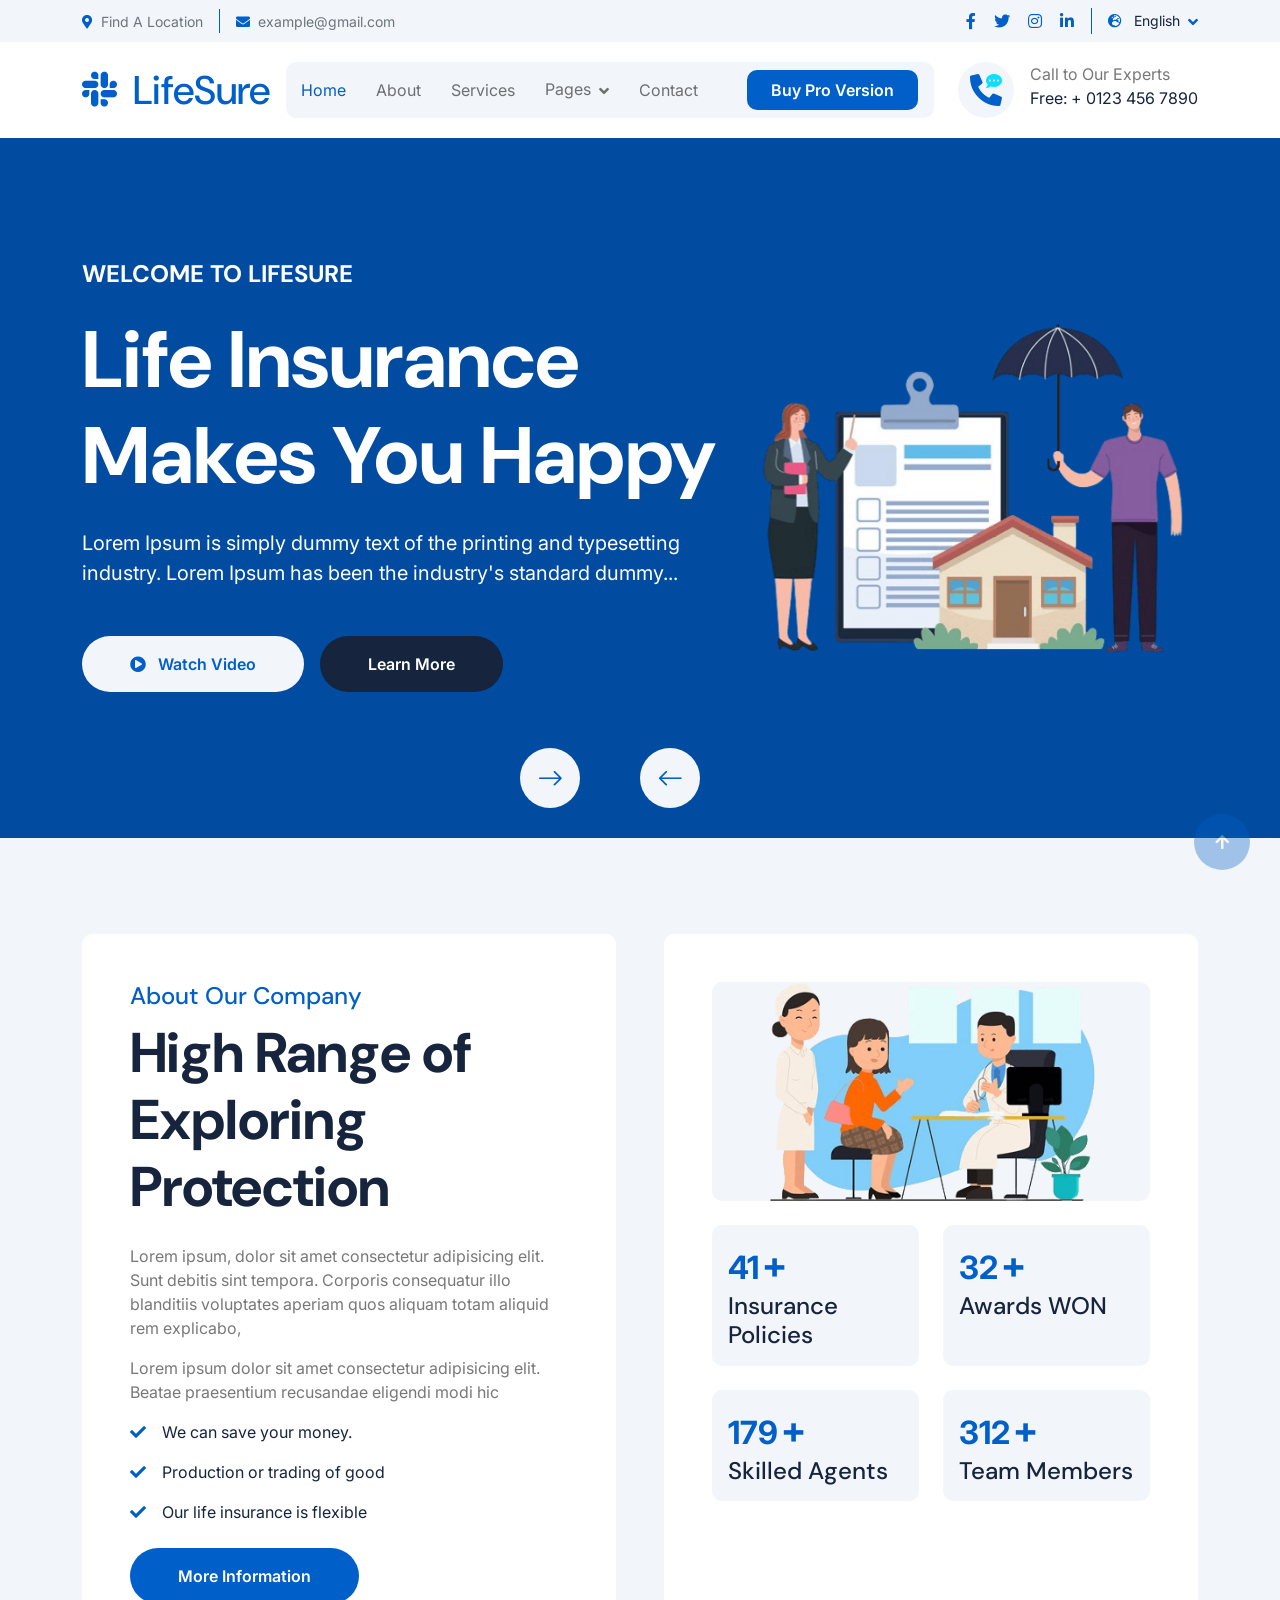
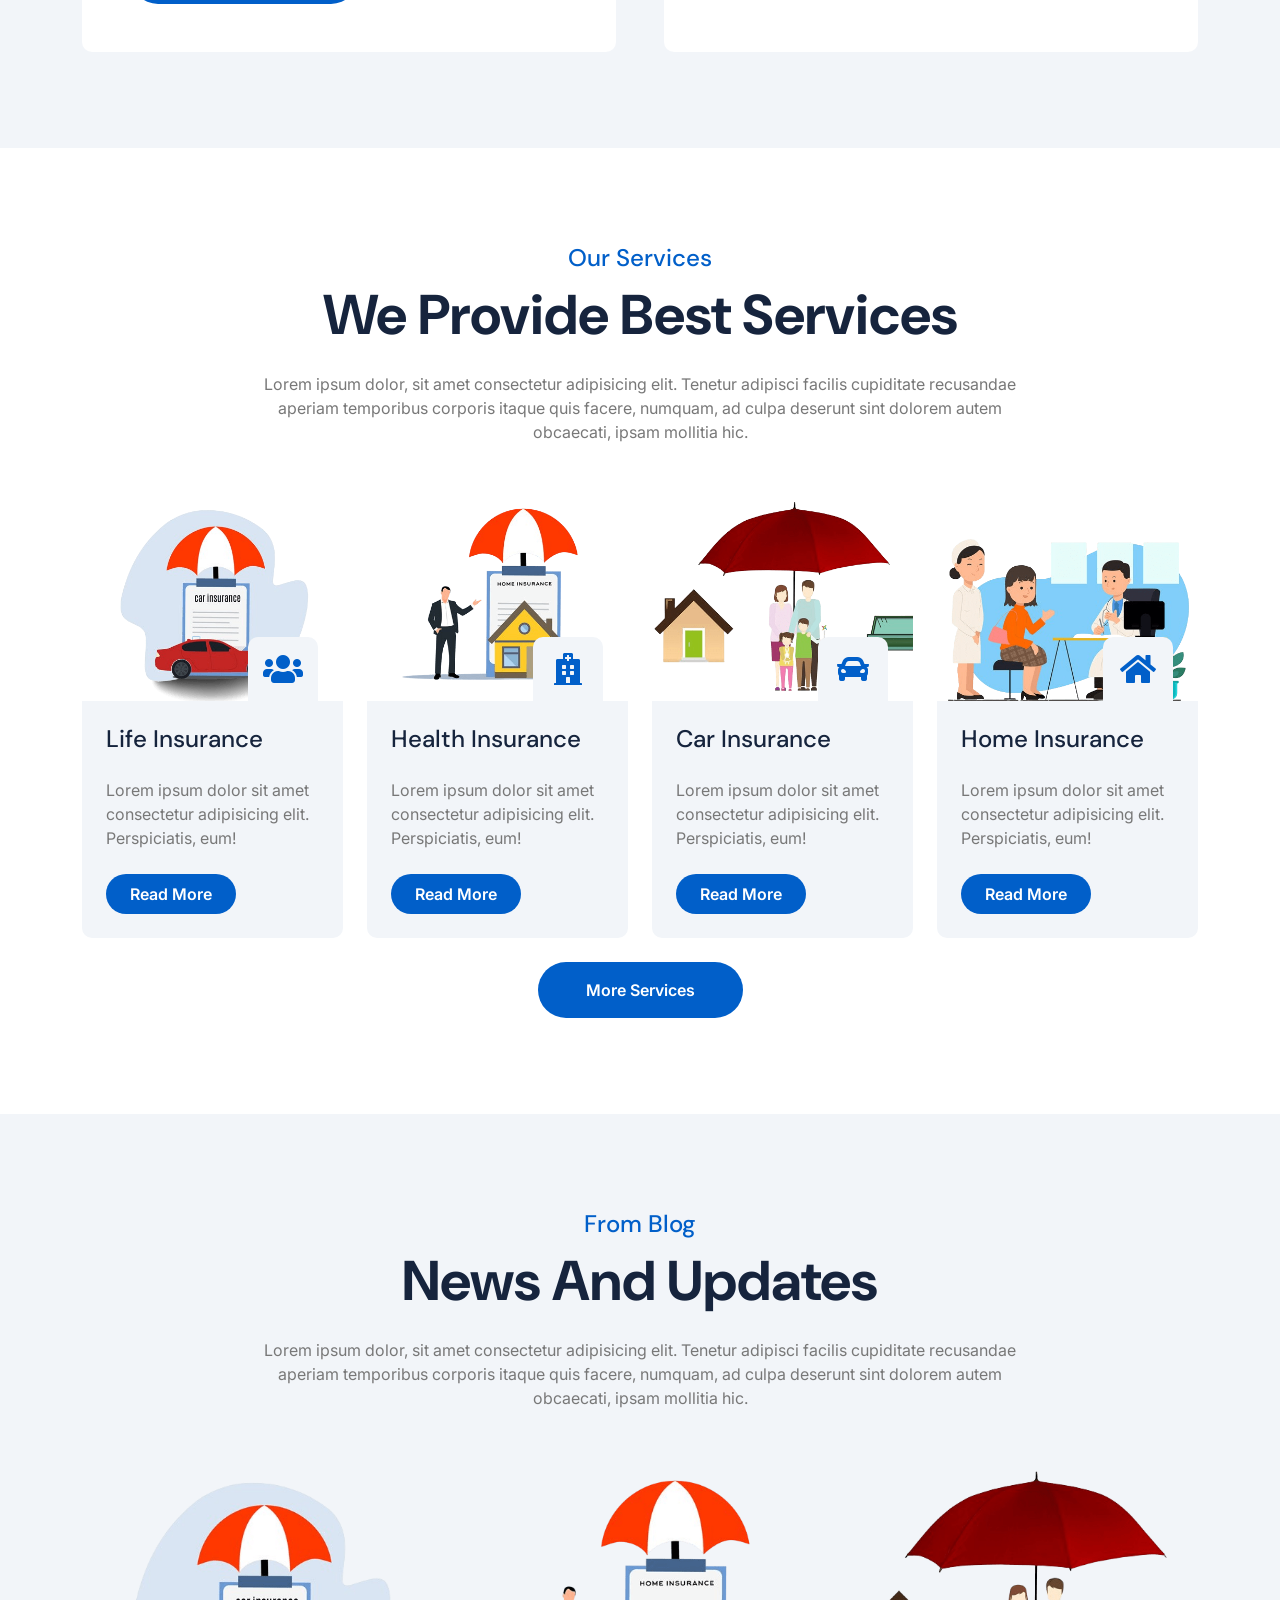
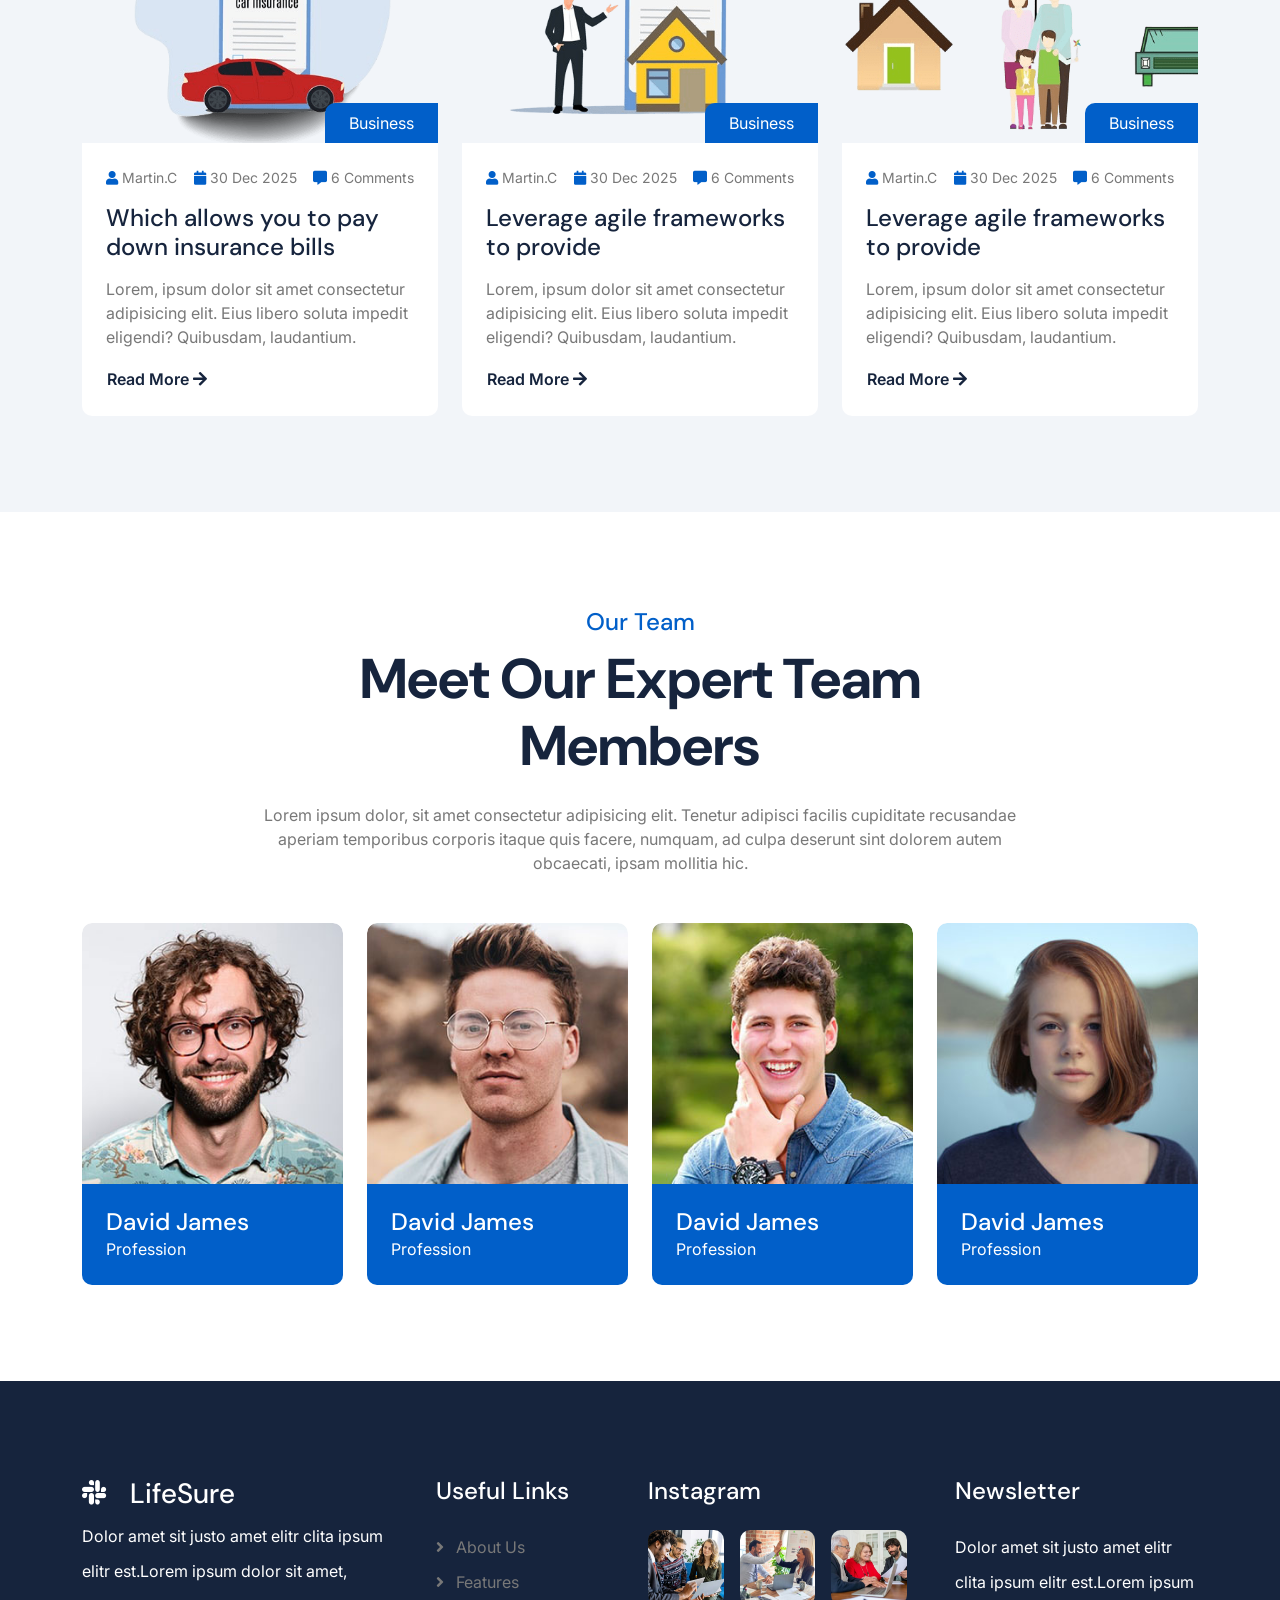
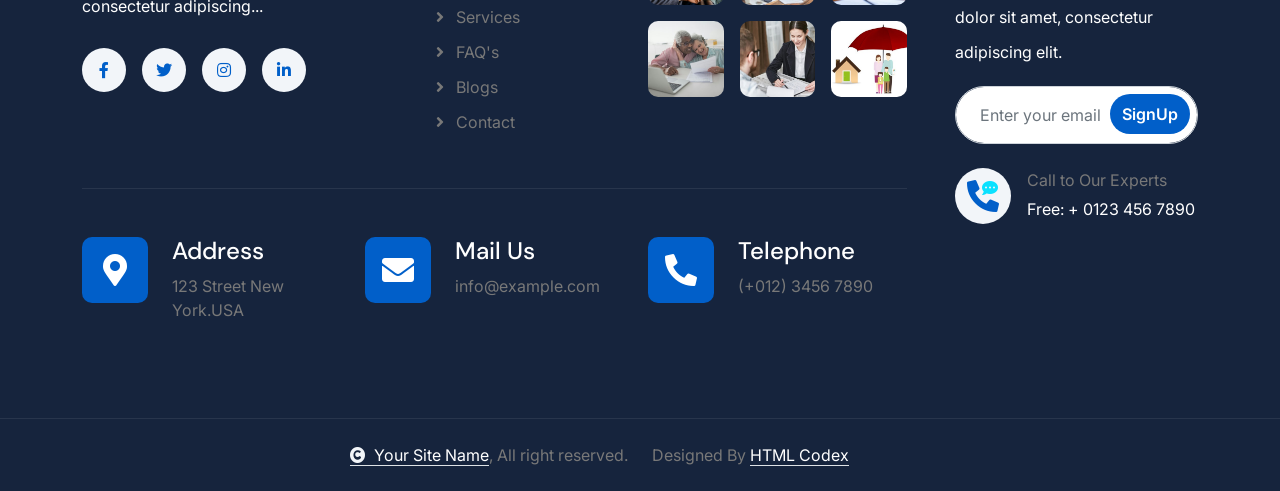
<file: LifeSure/LifeSure/index.html>
<!DOCTYPE html>
<html lang="en">

    <head>
        <meta charset="utf-8">
        <title>LifeSure - Life Insurance Website Template</title>
        <meta content="width=device-width, initial-scale=1.0" name="viewport">
        <meta content="" name="keywords">
        <meta content="" name="description">

        <!-- Google Web Fonts -->
        <link rel="preconnect" href="https://fonts.googleapis.com">
        <link rel="preconnect" href="https://fonts.gstatic.com" crossorigin>
        <link href="https://fonts.googleapis.com/css2?family=DM+Sans:ital,opsz,wght@0,9..40,100..1000;1,9..40,100..1000&family=Inter:slnt,wght@-10..0,100..900&display=swap" rel="stylesheet">

        <!-- Icon Font Stylesheet -->
        <link rel="stylesheet" href="https://use.fontawesome.com/releases/v5.15.4/css/all.css"/>
        <link href="https://cdn.jsdelivr.net/npm/bootstrap-icons@1.4.1/font/bootstrap-icons.css" rel="stylesheet">

        <!-- Libraries Stylesheet -->
        <link rel="stylesheet" href="lib/animate/animate.min.css"/>
        <link href="lib/lightbox/css/lightbox.min.css" rel="stylesheet">
        <link href="lib/owlcarousel/assets/owl.carousel.min.css" rel="stylesheet">


        <!-- Customized Bootstrap Stylesheet -->
        <link href="css/bootstrap.min.css" rel="stylesheet">

        <!-- Template Stylesheet -->
        <link href="css/style.css" rel="stylesheet">
    </head>

    <body>

        <!-- Spinner Start -->
        <div id="spinner" class="show bg-white position-fixed translate-middle w-100 vh-100 top-50 start-50 d-flex align-items-center justify-content-center">
            <div class="spinner-border text-primary" style="width: 3rem; height: 3rem;" role="status">
                <span class="sr-only">Loading...</span>
            </div>
        </div>
        <!-- Spinner End -->

        <!-- Topbar Start -->
        <div class="container-fluid topbar px-0 px-lg-4 bg-light py-2 d-none d-lg-block">
            <div class="container">
                <div class="row gx-0 align-items-center">
                    <div class="col-lg-8 text-center text-lg-start mb-lg-0">
                        <div class="d-flex flex-wrap">
                            <div class="border-end border-primary pe-3">
                                <a href="#" class="text-muted small"><i class="fas fa-map-marker-alt text-primary me-2"></i>Find A Location</a>
                            </div>
                            <div class="ps-3">
                                <a href="mailto:example@gmail.com" class="text-muted small"><i class="fas fa-envelope text-primary me-2"></i>example@gmail.com</a>
                            </div>
                        </div>
                    </div>
                    <div class="col-lg-4 text-center text-lg-end">
                        <div class="d-flex justify-content-end">
                            <div class="d-flex border-end border-primary pe-3">
                                <a class="btn p-0 text-primary me-3" href="#"><i class="fab fa-facebook-f"></i></a>
                                <a class="btn p-0 text-primary me-3" href="#"><i class="fab fa-twitter"></i></a>
                                <a class="btn p-0 text-primary me-3" href="#"><i class="fab fa-instagram"></i></a>
                                <a class="btn p-0 text-primary me-0" href="#"><i class="fab fa-linkedin-in"></i></a>
                            </div>
                            <div class="dropdown ms-3">
                                <a href="#" class="dropdown-toggle text-dark" data-bs-toggle="dropdown"><small><i class="fas fa-globe-europe text-primary me-2"></i> English</small></a>
                                <div class="dropdown-menu rounded">
                                    <a href="#" class="dropdown-item">English</a>
                                    <a href="#" class="dropdown-item">Bangla</a>
                                    <a href="#" class="dropdown-item">French</a>
                                    <a href="#" class="dropdown-item">Spanish</a>
                                    <a href="#" class="dropdown-item">Arabic</a>
                                </div>
                            </div>
                        </div>
                    </div>
                </div>
            </div>
        </div>
        <!-- Topbar End -->

        <!-- Navbar & Hero Start -->
        <div class="container-fluid nav-bar px-0 px-lg-4 py-lg-0">
            <div class="container">
                <nav class="navbar navbar-expand-lg navbar-light"> 
                    <a href="#" class="navbar-brand p-0">
                        <h1 class="text-primary mb-0"><i class="fab fa-slack me-2"></i> LifeSure</h1>
                        <!-- <img src="img/logo.png" alt="Logo"> -->
                    </a>
                    <button class="navbar-toggler" type="button" data-bs-toggle="collapse" data-bs-target="#navbarCollapse">
                        <span class="fa fa-bars"></span>
                    </button>
                    <div class="collapse navbar-collapse" id="navbarCollapse">
                        <div class="navbar-nav mx-0 mx-lg-auto">
                            <a href="index.html" class="nav-item nav-link active">Home</a>
                            <a href="about.html" class="nav-item nav-link">About</a>
                            <a href="service.html" class="nav-item nav-link">Services</a>
                            <div class="nav-item dropdown">
                                <a href="#" class="nav-link" data-bs-toggle="dropdown">
                                    <span class="dropdown-toggle">Pages</span>
                                </a>
                                <div class="dropdown-menu">
                                    <a href="blog.html" class="dropdown-item">Our Blog</a>
                                    <a href="team.html" class="dropdown-item">Our team</a>
                                </div>
                            </div>
                            <a href="contact.html" class="nav-item nav-link">Contact</a>
                            <div class="nav-btn px-3">
                                <a href="https://htmlcodex.com/downloading/?item=3422" class="btn btn-primary py-2 px-4 ms-3 flex-shrink-0"> Buy Pro Version</a>
                            </div>
                        </div>
                    </div>
                    <div class="d-none d-xl-flex flex-shrink-0 ps-4">
                        <a href="#" class="btn btn-light btn-lg-square rounded-circle position-relative wow tada" data-wow-delay=".9s">
                            <i class="fa fa-phone-alt fa-2x"></i>
                            <div class="position-absolute" style="top: 7px; right: 12px;">
                                <span><i class="fa fa-comment-dots text-secondary"></i></span>
                            </div>
                        </a>
                        <div class="d-flex flex-column ms-3">
                            <span>Call to Our Experts</span>
                            <a href="tel:+ 0123 456 7890"><span class="text-dark">Free: + 0123 456 7890</span></a>
                        </div>
                    </div>
                </nav>
            </div>
        </div>
        <!-- Navbar & Hero End -->


        <!-- Carousel Start -->
        <div class="header-carousel owl-carousel">
            <div class="header-carousel-item bg-primary">
                <div class="carousel-caption">
                    <div class="container">
                        <div class="row g-4 align-items-center">
                            <div class="col-lg-7 animated fadeInLeft">
                                <div class="text-sm-center text-md-start">
                                    <h4 class="text-white text-uppercase fw-bold mb-4">Welcome To LifeSure</h4>
                                    <h1 class="display-1 text-white mb-4">Life Insurance Makes You Happy</h1>
                                    <p class="mb-5 fs-5">Lorem Ipsum is simply dummy text of the printing and typesetting industry. Lorem Ipsum has been the industry's standard dummy... 
                                    </p>
                                    <div class="d-flex justify-content-center justify-content-md-start flex-shrink-0 mb-4">
                                        <a class="btn btn-light rounded-pill py-3 px-4 px-md-5 me-2" href="#"><i class="fas fa-play-circle me-2"></i> Watch Video</a>
                                        <a class="btn btn-dark rounded-pill py-3 px-4 px-md-5 ms-2" href="#">Learn More</a>
                                    </div>
                                </div>
                            </div>
                            <div class="col-lg-5 animated fadeInRight">
                                <div class="calrousel-img" style="object-fit: cover;">
                                    <img src="img/carousel-2.png" class="img-fluid w-100" alt="">
                                </div>
                            </div>
                        </div>
                    </div>
                </div>
            </div>
            <div class="header-carousel-item bg-primary">
                <div class="carousel-caption">
                    <div class="container">
                        <div class="row gy-4 gy-lg-0 gx-0 gx-lg-5 align-items-center">
                            <div class="col-lg-5 animated fadeInLeft">
                                <div class="calrousel-img">
                                    <img src="img/carousel-2.png" class="img-fluid w-100" alt="">
                                </div>
                            </div>
                            <div class="col-lg-7 animated fadeInRight">
                                <div class="text-sm-center text-md-end">
                                    <h4 class="text-white text-uppercase fw-bold mb-4">Welcome To LifeSure</h4>
                                    <h1 class="display-1 text-white mb-4">Life Insurance Makes You Happy</h1>
                                    <p class="mb-5 fs-5">Lorem Ipsum is simply dummy text of the printing and typesetting industry. Lorem Ipsum has been the industry's standard dummy... 
                                    </p>
                                    <div class="d-flex justify-content-center justify-content-md-end flex-shrink-0 mb-4">
                                        <a class="btn btn-light rounded-pill py-3 px-4 px-md-5 me-2" href="#"><i class="fas fa-play-circle me-2"></i> Watch Video</a>
                                        <a class="btn btn-dark rounded-pill py-3 px-4 px-md-5 ms-2" href="#">Learn More</a>
                                    </div>
                                </div>
                            </div>
                        </div>
                    </div>
                </div>
            </div>
        </div>
        <!-- Carousel End -->

        <!-- About Start -->
        <div class="container-fluid bg-light about py-5">
            <div class="container py-5">
                <div class="row g-5">
                    <div class="col-xl-6 wow fadeInLeft" data-wow-delay="0.2s">
                        <div class="about-item-content bg-white rounded p-5 h-100">
                            <h4 class="text-primary">About Our Company</h4>
                            <h1 class="display-4 mb-4">High Range of Exploring Protection</h1>
                            <p>Lorem ipsum, dolor sit amet consectetur adipisicing elit. Sunt debitis sint tempora. Corporis consequatur illo blanditiis voluptates aperiam quos aliquam totam aliquid rem explicabo,
                            </p>
                            <p>Lorem ipsum dolor sit amet consectetur adipisicing elit. Beatae praesentium recusandae eligendi modi hic
                            </p>
                            <p class="text-dark"><i class="fa fa-check text-primary me-3"></i>We can save your money.</p>
                            <p class="text-dark"><i class="fa fa-check text-primary me-3"></i>Production or trading of good</p>
                            <p class="text-dark mb-4"><i class="fa fa-check text-primary me-3"></i>Our life insurance is flexible</p>
                            <a class="btn btn-primary rounded-pill py-3 px-5" href="#">More Information</a>
                        </div>
                    </div>
                    <div class="col-xl-6 wow fadeInRight" data-wow-delay="0.2s">
                        <div class="bg-white rounded p-5 h-100">
                            <div class="row g-4 justify-content-center">
                                <div class="col-12">
                                    <div class="rounded bg-light">
                                        <img src="img/about-1.png" class="img-fluid rounded w-100" alt="">
                                    </div>
                                </div>
                                <div class="col-sm-6">
                                    <div class="counter-item bg-light rounded p-3 h-100">
                                        <div class="counter-counting">
                                            <span class="text-primary fs-2 fw-bold" data-toggle="counter-up">129</span>
                                            <span class="h1 fw-bold text-primary">+</span>
                                        </div>
                                        <h4 class="mb-0 text-dark">Insurance Policies</h4>
                                    </div>
                                </div>
                                <div class="col-sm-6">
                                    <div class="counter-item bg-light rounded p-3 h-100">
                                        <div class="counter-counting">
                                            <span class="text-primary fs-2 fw-bold" data-toggle="counter-up">99</span>
                                            <span class="h1 fw-bold text-primary">+</span>
                                        </div>
                                        <h4 class="mb-0 text-dark">Awards WON</h4>
                                    </div>
                                </div>
                                <div class="col-sm-6">
                                    <div class="counter-item bg-light rounded p-3 h-100">
                                        <div class="counter-counting">
                                            <span class="text-primary fs-2 fw-bold" data-toggle="counter-up">556</span>
                                            <span class="h1 fw-bold text-primary">+</span>
                                        </div>
                                        <h4 class="mb-0 text-dark">Skilled Agents</h4>
                                    </div>
                                </div>
                                <div class="col-sm-6">
                                    <div class="counter-item bg-light rounded p-3 h-100">
                                        <div class="counter-counting">
                                            <span class="text-primary fs-2 fw-bold" data-toggle="counter-up">967</span>
                                            <span class="h1 fw-bold text-primary">+</span>
                                        </div>
                                        <h4 class="mb-0 text-dark">Team Members</h4>
                                    </div>
                                </div>
                            </div>
                        </div>
                    </div>
                </div>
            </div>
        </div>
        <!-- About End -->

        <!-- Service Start -->
        <div class="container-fluid service py-5">
            <div class="container py-5">
                <div class="text-center mx-auto pb-5 wow fadeInUp" data-wow-delay="0.2s" style="max-width: 800px;">
                    <h4 class="text-primary">Our Services</h4>
                    <h1 class="display-4 mb-4">We Provide Best Services</h1>
                    <p class="mb-0">Lorem ipsum dolor, sit amet consectetur adipisicing elit. Tenetur adipisci facilis cupiditate recusandae aperiam temporibus corporis itaque quis facere, numquam, ad culpa deserunt sint dolorem autem obcaecati, ipsam mollitia hic.
                    </p>
                </div>
                <div class="row g-4 justify-content-center">
                    <div class="col-md-6 col-lg-6 col-xl-3 wow fadeInUp" data-wow-delay="0.2s">
                        <div class="service-item">
                            <div class="service-img">
                                <img src="img/blog-1.png" class="img-fluid rounded-top w-100" alt="">
                                <div class="service-icon p-3">
                                    <i class="fa fa-users fa-2x"></i>
                                </div>
                            </div>
                            <div class="service-content p-4">
                                <div class="service-content-inner">
                                    <a href="#" class="d-inline-block h4 mb-4">Life Insurance</a>
                                    <p class="mb-4">Lorem ipsum dolor sit amet consectetur adipisicing elit. Perspiciatis, eum!</p>
                                    <a class="btn btn-primary rounded-pill py-2 px-4" href="#">Read More</a>
                                </div>
                            </div>
                        </div>
                    </div>
                    <div class="col-md-6 col-lg-6 col-xl-3 wow fadeInUp" data-wow-delay="0.4s">
                        <div class="service-item">
                            <div class="service-img">
                                <img src="img/blog-2.png" class="img-fluid rounded-top w-100" alt="">
                                <div class="service-icon p-3">
                                    <i class="fa fa-hospital fa-2x"></i>
                                </div>
                            </div>
                            <div class="service-content p-4">
                                <div class="service-content-inner">
                                    <a href="#" class="d-inline-block h4 mb-4">Health Insurance</a>
                                    <p class="mb-4">Lorem ipsum dolor sit amet consectetur adipisicing elit. Perspiciatis, eum!</p>
                                    <a class="btn btn-primary rounded-pill py-2 px-4" href="#">Read More</a>
                                </div>
                            </div>
                        </div>
                    </div>
                    <div class="col-md-6 col-lg-6 col-xl-3 wow fadeInUp" data-wow-delay="0.6s">
                        <div class="service-item">
                            <div class="service-img">
                                <img src="img/blog-3.png" class="img-fluid rounded-top w-100" alt="">
                                <div class="service-icon p-3">
                                    <i class="fa fa-car fa-2x"></i>
                                </div>
                            </div>
                            <div class="service-content p-4">
                                <div class="service-content-inner">
                                    <a href="#" class="d-inline-block h4 mb-4">Car Insurance</a>
                                    <p class="mb-4">Lorem ipsum dolor sit amet consectetur adipisicing elit. Perspiciatis, eum!</p>
                                    <a class="btn btn-primary rounded-pill py-2 px-4" href="#">Read More</a>
                                </div>
                            </div>
                        </div>
                    </div>
                    <div class="col-md-6 col-lg-6 col-xl-3 wow fadeInUp" data-wow-delay="0.8s">
                        <div class="service-item">
                            <div class="service-img">
                                <img src="img/blog-4.png" class="img-fluid rounded-top w-100" alt="">
                                <div class="service-icon p-3">
                                    <i class="fa fa-home fa-2x"></i>
                                </div>
                            </div>
                            <div class="service-content p-4">
                                <div class="service-content-inner">
                                    <a href="#" class="d-inline-block h4 mb-4">Home Insurance</a>
                                    <p class="mb-4">Lorem ipsum dolor sit amet consectetur adipisicing elit. Perspiciatis, eum!</p>
                                    <a class="btn btn-primary rounded-pill py-2 px-4" href="#">Read More</a>
                                </div>
                            </div>
                        </div>
                    </div>
                    <div class="col-12 text-center wow fadeInUp" data-wow-delay="0.2s">
                        <a class="btn btn-primary rounded-pill py-3 px-5" href="#">More Services</a>
                    </div>
                </div>
            </div>
        </div>
        <!-- Service End -->

        <!-- Blog Start -->
        <div class="container-fluid blog bg-light py-5">
            <div class="container py-5">
                <div class="text-center mx-auto pb-5 wow fadeInUp" data-wow-delay="0.2s" style="max-width: 800px;">
                    <h4 class="text-primary">From Blog</h4>
                    <h1 class="display-4 mb-4">News And Updates</h1>
                    <p class="mb-0">Lorem ipsum dolor, sit amet consectetur adipisicing elit. Tenetur adipisci facilis cupiditate recusandae aperiam temporibus corporis itaque quis facere, numquam, ad culpa deserunt sint dolorem autem obcaecati, ipsam mollitia hic.
                    </p>
                </div>
                <div class="row g-4 justify-content-center">
                    <div class="col-lg-6 col-xl-4 wow fadeInUp" data-wow-delay="0.2s">
                        <div class="blog-item">
                            <div class="blog-img">
                                <img src="img/blog-1.png" class="img-fluid rounded-top w-100" alt="">
                                <div class="blog-categiry py-2 px-4">
                                    <span>Business</span>
                                </div>
                            </div>
                            <div class="blog-content p-4">
                                <div class="blog-comment d-flex justify-content-between mb-3">
                                    <div class="small"><span class="fa fa-user text-primary"></span> Martin.C</div>
                                    <div class="small"><span class="fa fa-calendar text-primary"></span> 30 Dec 2025</div>
                                    <div class="small"><span class="fa fa-comment-alt text-primary"></span> 6 Comments</div>
                                </div>
                                <a href="#" class="h4 d-inline-block mb-3">Which allows you to pay down insurance bills</a>
                                <p class="mb-3">Lorem, ipsum dolor sit amet consectetur adipisicing elit. Eius libero soluta impedit eligendi? Quibusdam, laudantium.</p>
                                <a href="#" class="btn p-0">Read More  <i class="fa fa-arrow-right"></i></a>
                            </div>
                        </div>
                    </div>
                    <div class="col-lg-6 col-xl-4 wow fadeInUp" data-wow-delay="0.4s">
                        <div class="blog-item">
                            <div class="blog-img">
                                <img src="img/blog-2.png" class="img-fluid rounded-top w-100" alt="">
                                <div class="blog-categiry py-2 px-4">
                                    <span>Business</span>
                                </div>
                            </div>
                            <div class="blog-content p-4">
                                <div class="blog-comment d-flex justify-content-between mb-3">
                                    <div class="small"><span class="fa fa-user text-primary"></span> Martin.C</div>
                                    <div class="small"><span class="fa fa-calendar text-primary"></span> 30 Dec 2025</div>
                                    <div class="small"><span class="fa fa-comment-alt text-primary"></span> 6 Comments</div>
                                </div>
                                <a href="#" class="h4 d-inline-block mb-3">Leverage agile frameworks to provide</a>
                                <p class="mb-3">Lorem, ipsum dolor sit amet consectetur adipisicing elit. Eius libero soluta impedit eligendi? Quibusdam, laudantium.</p>
                                <a href="#" class="btn p-0">Read More  <i class="fa fa-arrow-right"></i></a>
                            </div>
                        </div>
                    </div>
                    <div class="col-lg-6 col-xl-4 wow fadeInUp" data-wow-delay="0.6s">
                        <div class="blog-item">
                            <div class="blog-img">
                                <img src="img/blog-3.png" class="img-fluid rounded-top w-100" alt="">
                                <div class="blog-categiry py-2 px-4">
                                    <span>Business</span>
                                </div>
                            </div>
                            <div class="blog-content p-4">
                                <div class="blog-comment d-flex justify-content-between mb-3">
                                    <div class="small"><span class="fa fa-user text-primary"></span> Martin.C</div>
                                    <div class="small"><span class="fa fa-calendar text-primary"></span> 30 Dec 2025</div>
                                    <div class="small"><span class="fa fa-comment-alt text-primary"></span> 6 Comments</div>
                                </div>
                                <a href="#" class="h4 d-inline-block mb-3">Leverage agile frameworks to provide</a>
                                <p class="mb-3">Lorem, ipsum dolor sit amet consectetur adipisicing elit. Eius libero soluta impedit eligendi? Quibusdam, laudantium.</p>
                                <a href="#" class="btn p-0">Read More  <i class="fa fa-arrow-right"></i></a>
                            </div>
                        </div>
                    </div>
                </div>
            </div>
        </div>
        <!-- Blog End -->

        <!-- Team Start -->
        <div class="container-fluid team py-5">
            <div class="container py-5">
                <div class="text-center mx-auto pb-5 wow fadeInUp" data-wow-delay="0.2s" style="max-width: 800px;">
                    <h4 class="text-primary">Our Team</h4>
                    <h1 class="display-4 mb-4">Meet Our Expert Team Members</h1>
                    <p class="mb-0">Lorem ipsum dolor, sit amet consectetur adipisicing elit. Tenetur adipisci facilis cupiditate recusandae aperiam temporibus corporis itaque quis facere, numquam, ad culpa deserunt sint dolorem autem obcaecati, ipsam mollitia hic.
                    </p>
                </div>
                <div class="row g-4">
                    <div class="col-md-6 col-lg-6 col-xl-3 wow fadeInUp" data-wow-delay="0.2s">
                        <div class="team-item">
                            <div class="team-img">
                                <img src="img/team-1.jpg" class="img-fluid rounded-top w-100" alt="">
                                <div class="team-icon">
                                    <a class="btn btn-primary btn-sm-square rounded-pill mb-2" href=""><i class="fab fa-facebook-f"></i></a>
                                    <a class="btn btn-primary btn-sm-square rounded-pill mb-2" href=""><i class="fab fa-twitter"></i></a>
                                    <a class="btn btn-primary btn-sm-square rounded-pill mb-2" href=""><i class="fab fa-linkedin-in"></i></a>
                                    <a class="btn btn-primary btn-sm-square rounded-pill mb-0" href=""><i class="fab fa-instagram"></i></a>
                                </div>
                            </div>
                            <div class="team-title p-4">
                                <h4 class="mb-0">David James</h4>
                                <p class="mb-0">Profession</p>
                            </div>
                        </div>
                    </div>
                    <div class="col-md-6 col-lg-6 col-xl-3 wow fadeInUp" data-wow-delay="0.4s">
                        <div class="team-item">
                            <div class="team-img">
                                <img src="img/team-2.jpg" class="img-fluid rounded-top w-100" alt="">
                                <div class="team-icon">
                                    <a class="btn btn-primary btn-sm-square rounded-pill mb-2" href=""><i class="fab fa-facebook-f"></i></a>
                                    <a class="btn btn-primary btn-sm-square rounded-pill mb-2" href=""><i class="fab fa-twitter"></i></a>
                                    <a class="btn btn-primary btn-sm-square rounded-pill mb-2" href=""><i class="fab fa-linkedin-in"></i></a>
                                    <a class="btn btn-primary btn-sm-square rounded-pill mb-0" href=""><i class="fab fa-instagram"></i></a>
                                </div>
                            </div>
                            <div class="team-title p-4">
                                <h4 class="mb-0">David James</h4>
                                <p class="mb-0">Profession</p>
                            </div>
                        </div>
                    </div>
                    <div class="col-md-6 col-lg-6 col-xl-3 wow fadeInUp" data-wow-delay="0.6s">
                        <div class="team-item">
                            <div class="team-img">
                                <img src="img/team-3.jpg" class="img-fluid rounded-top w-100" alt="">
                                <div class="team-icon">
                                    <a class="btn btn-primary btn-sm-square rounded-pill mb-2" href=""><i class="fab fa-facebook-f"></i></a>
                                    <a class="btn btn-primary btn-sm-square rounded-pill mb-2" href=""><i class="fab fa-twitter"></i></a>
                                    <a class="btn btn-primary btn-sm-square rounded-pill mb-2" href=""><i class="fab fa-linkedin-in"></i></a>
                                    <a class="btn btn-primary btn-sm-square rounded-pill mb-0" href=""><i class="fab fa-instagram"></i></a>
                                </div>
                            </div>
                            <div class="team-title p-4">
                                <h4 class="mb-0">David James</h4>
                                <p class="mb-0">Profession</p>
                            </div>
                        </div>
                    </div>
                    <div class="col-md-6 col-lg-6 col-xl-3 wow fadeInUp" data-wow-delay="0.8s">
                        <div class="team-item">
                            <div class="team-img">
                                <img src="img/team-4.jpg" class="img-fluid rounded-top w-100" alt="">
                                <div class="team-icon">
                                    <a class="btn btn-primary btn-sm-square rounded-pill mb-2" href=""><i class="fab fa-facebook-f"></i></a>
                                    <a class="btn btn-primary btn-sm-square rounded-pill mb-2" href=""><i class="fab fa-twitter"></i></a>
                                    <a class="btn btn-primary btn-sm-square rounded-pill mb-2" href=""><i class="fab fa-linkedin-in"></i></a>
                                    <a class="btn btn-primary btn-sm-square rounded-pill mb-0" href=""><i class="fab fa-instagram"></i></a>
                                </div>
                            </div>
                            <div class="team-title p-4">
                                <h4 class="mb-0">David James</h4>
                                <p class="mb-0">Profession</p>
                            </div>
                        </div>
                    </div>
                </div>
            </div>
        </div>
        <!-- Team End -->


        <!-- Footer Start -->
        <div class="container-fluid footer py-5 wow fadeIn" data-wow-delay="0.2s">
            <div class="container py-5">
                <div class="row g-5">
                    <div class="col-xl-9">
                        <div class="mb-5">
                            <div class="row g-4">
                                <div class="col-md-6 col-lg-6 col-xl-5">
                                    <div class="footer-item">
                                        <a href="index.html" class="p-0">
                                            <h3 class="text-white"><i class="fab fa-slack me-3"></i> LifeSure</h3>
                                            <!-- <img src="img/logo.png" alt="Logo"> -->
                                        </a>
                                        <p class="text-white mb-4">Dolor amet sit justo amet elitr clita ipsum elitr est.Lorem ipsum dolor sit amet, consectetur adipiscing...</p>
                                        <div class="footer-btn d-flex">
                                            <a class="btn btn-md-square rounded-circle me-3" href="#"><i class="fab fa-facebook-f"></i></a>
                                            <a class="btn btn-md-square rounded-circle me-3" href="#"><i class="fab fa-twitter"></i></a>
                                            <a class="btn btn-md-square rounded-circle me-3" href="#"><i class="fab fa-instagram"></i></a>
                                            <a class="btn btn-md-square rounded-circle me-0" href="#"><i class="fab fa-linkedin-in"></i></a>
                                        </div>
                                    </div>
                                </div>
                                <div class="col-md-6 col-lg-6 col-xl-3">
                                    <div class="footer-item">
                                        <h4 class="text-white mb-4">Useful Links</h4>
                                        <a href="#"><i class="fas fa-angle-right me-2"></i> About Us</a>
                                        <a href="#"><i class="fas fa-angle-right me-2"></i> Features</a>
                                        <a href="#"><i class="fas fa-angle-right me-2"></i> Services</a>
                                        <a href="#"><i class="fas fa-angle-right me-2"></i> FAQ's</a>
                                        <a href="#"><i class="fas fa-angle-right me-2"></i> Blogs</a>
                                        <a href="#"><i class="fas fa-angle-right me-2"></i> Contact</a>
                                    </div>
                                </div>
                                <div class="col-md-6 col-lg-6 col-xl-4">
                                    <div class="footer-item">
                                        <h4 class="mb-4 text-white">Instagram</h4>
                                        <div class="row g-3">
                                            <div class="col-4">
                                                <div class="footer-instagram rounded">
                                                    <img src="img/instagram-footer-1.jpg" class="img-fluid w-100" alt="">
                                                    <div class="footer-search-icon">
                                                        <a href="img/instagram-footer-1.jpg" data-lightbox="footerInstagram-1" class="my-auto"><i class="fas fa-link text-white"></i></a>
                                                    </div>
                                                </div>
                                           </div>
                                           <div class="col-4">
                                                <div class="footer-instagram rounded">
                                                    <img src="img/instagram-footer-2.jpg" class="img-fluid w-100" alt="">
                                                    <div class="footer-search-icon">
                                                        <a href="img/instagram-footer-2.jpg" data-lightbox="footerInstagram-2" class="my-auto"><i class="fas fa-link text-white"></i></a>
                                                    </div>
                                                </div>
                                           </div>
                                            <div class="col-4">
                                                <div class="footer-instagram rounded">
                                                    <img src="img/instagram-footer-3.jpg" class="img-fluid w-100" alt="">
                                                    <div class="footer-search-icon">
                                                        <a href="img/instagram-footer-3.jpg" data-lightbox="footerInstagram-3" class="my-auto"><i class="fas fa-link text-white"></i></a>
                                                    </div>
                                                </div>
                                           </div>
                                            <div class="col-4">
                                                <div class="footer-instagram rounded">
                                                    <img src="img/instagram-footer-4.jpg" class="img-fluid w-100" alt="">
                                                    <div class="footer-search-icon">
                                                        <a href="img/instagram-footer-4.jpg" data-lightbox="footerInstagram-4" class="my-auto"><i class="fas fa-link text-white"></i></a>
                                                    </div>
                                                </div>
                                           </div>
                                            <div class="col-4">
                                                <div class="footer-instagram rounded">
                                                    <img src="img/instagram-footer-5.jpg" class="img-fluid w-100" alt="">
                                                    <div class="footer-search-icon">
                                                        <a href="img/instagram-footer-5.jpg" data-lightbox="footerInstagram-5" class="my-auto"><i class="fas fa-link text-white"></i></a>
                                                    </div>
                                                </div>
                                           </div>
                                           <div class="col-4">
                                                <div class="footer-instagram rounded">
                                                    <img src="img/instagram-footer-6.jpg" class="img-fluid w-100" alt="">
                                                    <div class="footer-search-icon">
                                                        <a href="img/instagram-footer-6.jpg" data-lightbox="footerInstagram-6" class="my-auto"><i class="fas fa-link text-white"></i></a>
                                                    </div>
                                                </div>
                                            </div>
                                        </div>
                                    </div>
                                </div>
                            </div>
                        </div>
                        <div class="pt-5" style="border-top: 1px solid rgba(255, 255, 255, 0.08);">
                            <div class="row g-0">
                                <div class="col-12">
                                    <div class="row g-4">
                                        <div class="col-lg-6 col-xl-4">
                                            <div class="d-flex">
                                                <div class="btn-xl-square bg-primary text-white rounded p-4 me-4">
                                                    <i class="fas fa-map-marker-alt fa-2x"></i>
                                                </div>
                                                <div>
                                                    <h4 class="text-white">Address</h4>
                                                    <p class="mb-0">123 Street New York.USA</p>
                                                </div>
                                            </div>
                                        </div>
                                        <div class="col-lg-6 col-xl-4">
                                            <div class="d-flex">
                                                <div class="btn-xl-square bg-primary text-white rounded p-4 me-4">
                                                    <i class="fas fa-envelope fa-2x"></i>
                                                </div>
                                                <div>
                                                    <h4 class="text-white">Mail Us</h4>
                                                    <p class="mb-0">info@example.com</p>
                                                </div>
                                            </div>
                                        </div>
                                        <div class="col-lg-6 col-xl-4">
                                            <div class="d-flex">
                                                <div class="btn-xl-square bg-primary text-white rounded p-4 me-4">
                                                    <i class="fa fa-phone-alt fa-2x"></i>
                                                </div>
                                                <div>
                                                    <h4 class="text-white">Telephone</h4>
                                                    <p class="mb-0">(+012) 3456 7890</p>
                                                </div>
                                            </div>
                                        </div>
                                    </div>
                                </div>
                            </div>
                        </div>
                    </div>
                    
                    <div class="col-xl-3">
                        <div class="footer-item">
                            <h4 class="text-white mb-4">Newsletter</h4>
                            <p class="text-white mb-3">Dolor amet sit justo amet elitr clita ipsum elitr est.Lorem ipsum dolor sit amet, consectetur adipiscing elit.</p>
                            <div class="position-relative rounded-pill mb-4">
                                <input class="form-control rounded-pill w-100 py-3 ps-4 pe-5" type="text" placeholder="Enter your email">
                                <button type="button" class="btn btn-primary rounded-pill position-absolute top-0 end-0 py-2 mt-2 me-2">SignUp</button>
                            </div>
                            <div class="d-flex flex-shrink-0">
                                <div class="footer-btn">
                                    <a href="#" class="btn btn-lg-square rounded-circle position-relative wow tada" data-wow-delay=".9s">
                                        <i class="fa fa-phone-alt fa-2x"></i>
                                        <div class="position-absolute" style="top: 2px; right: 12px;">
                                            <span><i class="fa fa-comment-dots text-secondary"></i></span>
                                        </div>
                                    </a>
                                </div>
                                <div class="d-flex flex-column ms-3 flex-shrink-0">
                                    <span>Call to Our Experts</span>
                                    <a href="tel:+ 0123 456 7890"><span class="text-white">Free: + 0123 456 7890</span></a>
                                </div>
                            </div>
                        </div>
                    </div>
                </div>
            </div>
        </div>
        <!-- Footer End -->
        
        <!-- Copyright Start -->
        <div class="container-fluid copyright py-4">
            <div class="container">
                <div class="row g-4 align-items-center">
                    <div class="col-md-6 text-center text-md-end mb-md-0">
                        <span class="text-body"><a href="#" class="border-bottom text-white"><i class="fas fa-copyright text-light me-2"></i>Your Site Name</a>, All right reserved.</span>
                    </div>
                    <div class="col-md-6 text-center text-md-start text-body">
                        <!--/*** The author’s attribution link must remain intact in the template. ***/-->
                        <!--/*** If you wish to remove this credit link, please purchase the Pro Version . ***/-->
                        Designed By <a class="border-bottom text-white" href="https://htmlcodex.com">HTML Codex</a>
                    </div>
                </div>
            </div>
        </div>
        <!-- Copyright End -->


        <!-- Back to Top -->
        <a href="#" class="btn btn-primary btn-lg-square rounded-circle back-to-top"><i class="fa fa-arrow-up"></i></a>   

        
        <!-- JavaScript Libraries -->
        <script src="https://ajax.googleapis.com/ajax/libs/jquery/3.6.4/jquery.min.js"></script>
        <script src="https://cdn.jsdelivr.net/npm/bootstrap@5.0.0/dist/js/bootstrap.bundle.min.js"></script>
        <script src="lib/wow/wow.min.js"></script>
        <script src="lib/easing/easing.min.js"></script>
        <script src="lib/waypoints/waypoints.min.js"></script>
        <script src="lib/counterup/counterup.min.js"></script>
        <script src="lib/lightbox/js/lightbox.min.js"></script>
        <script src="lib/owlcarousel/owl.carousel.min.js"></script>
        

        <!-- Template Javascript -->
        <script src="js/main.js"></script>
    </body>

</html>
</file>
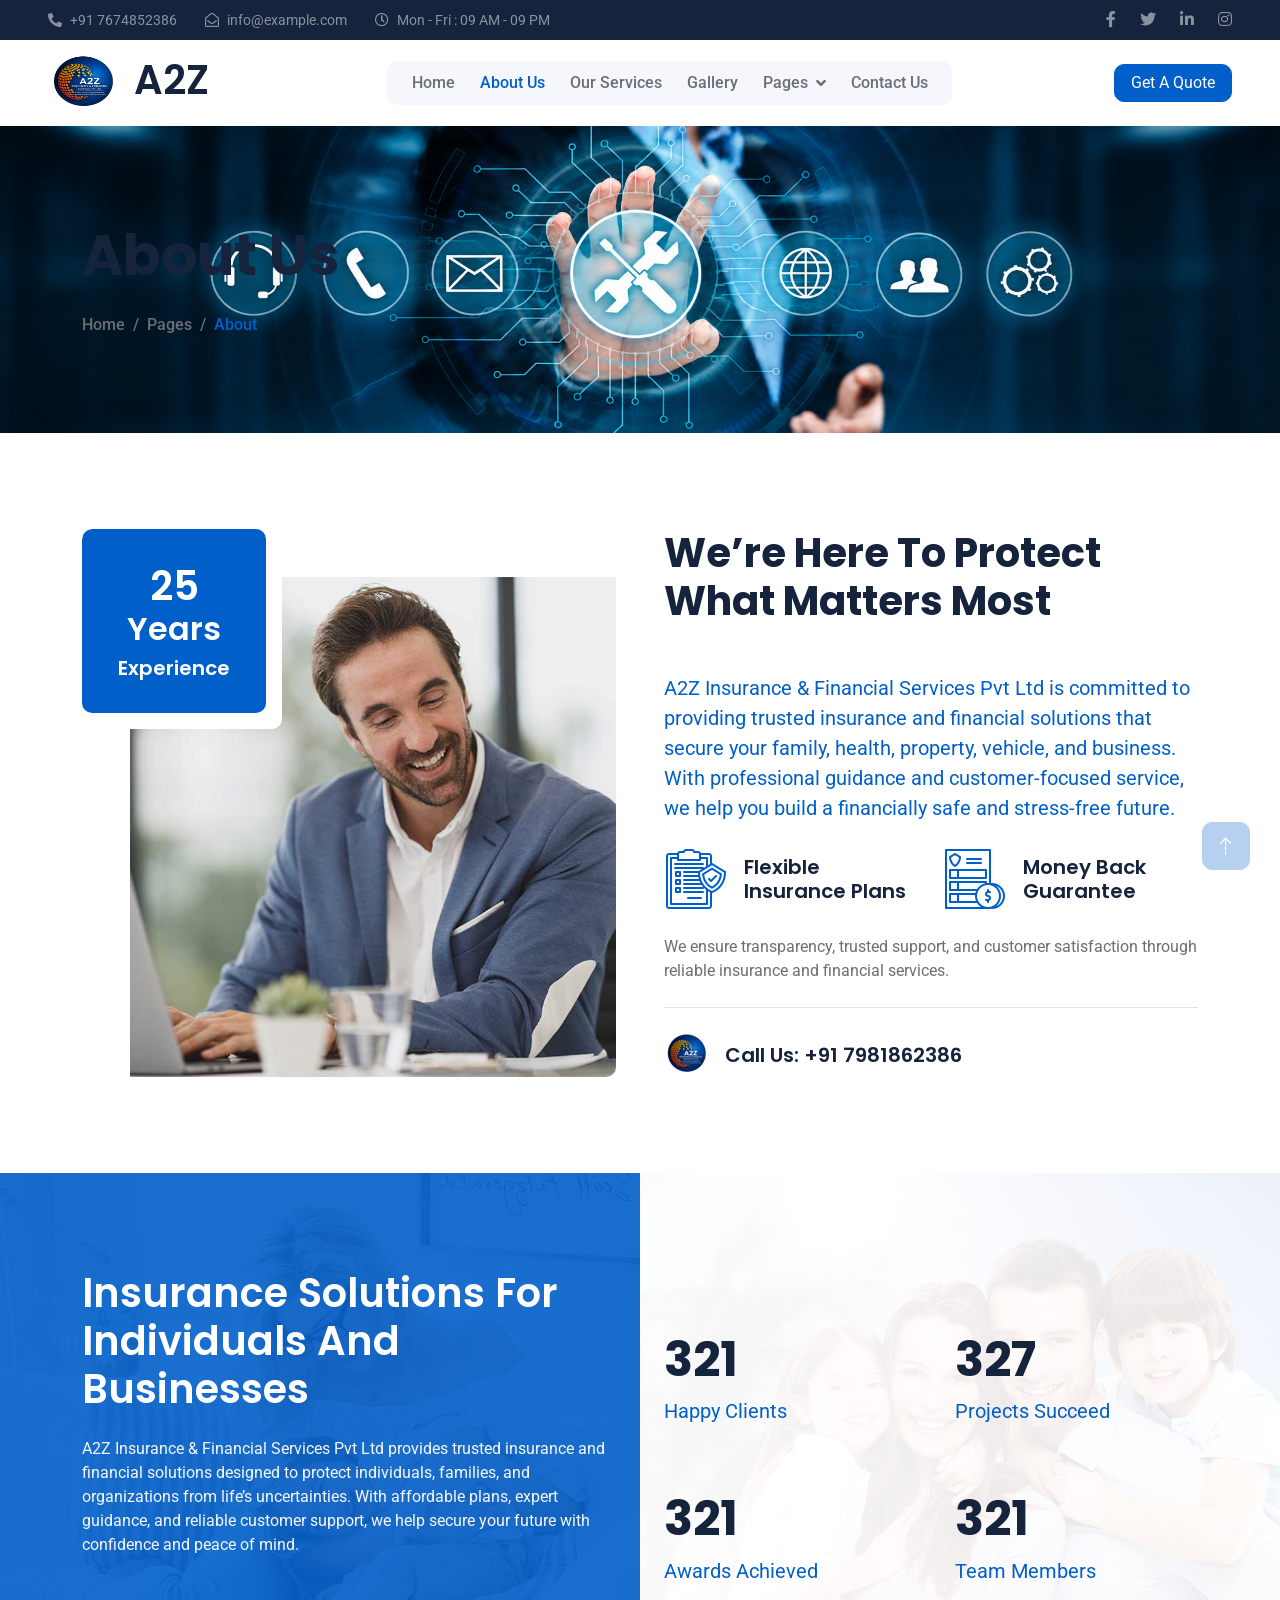
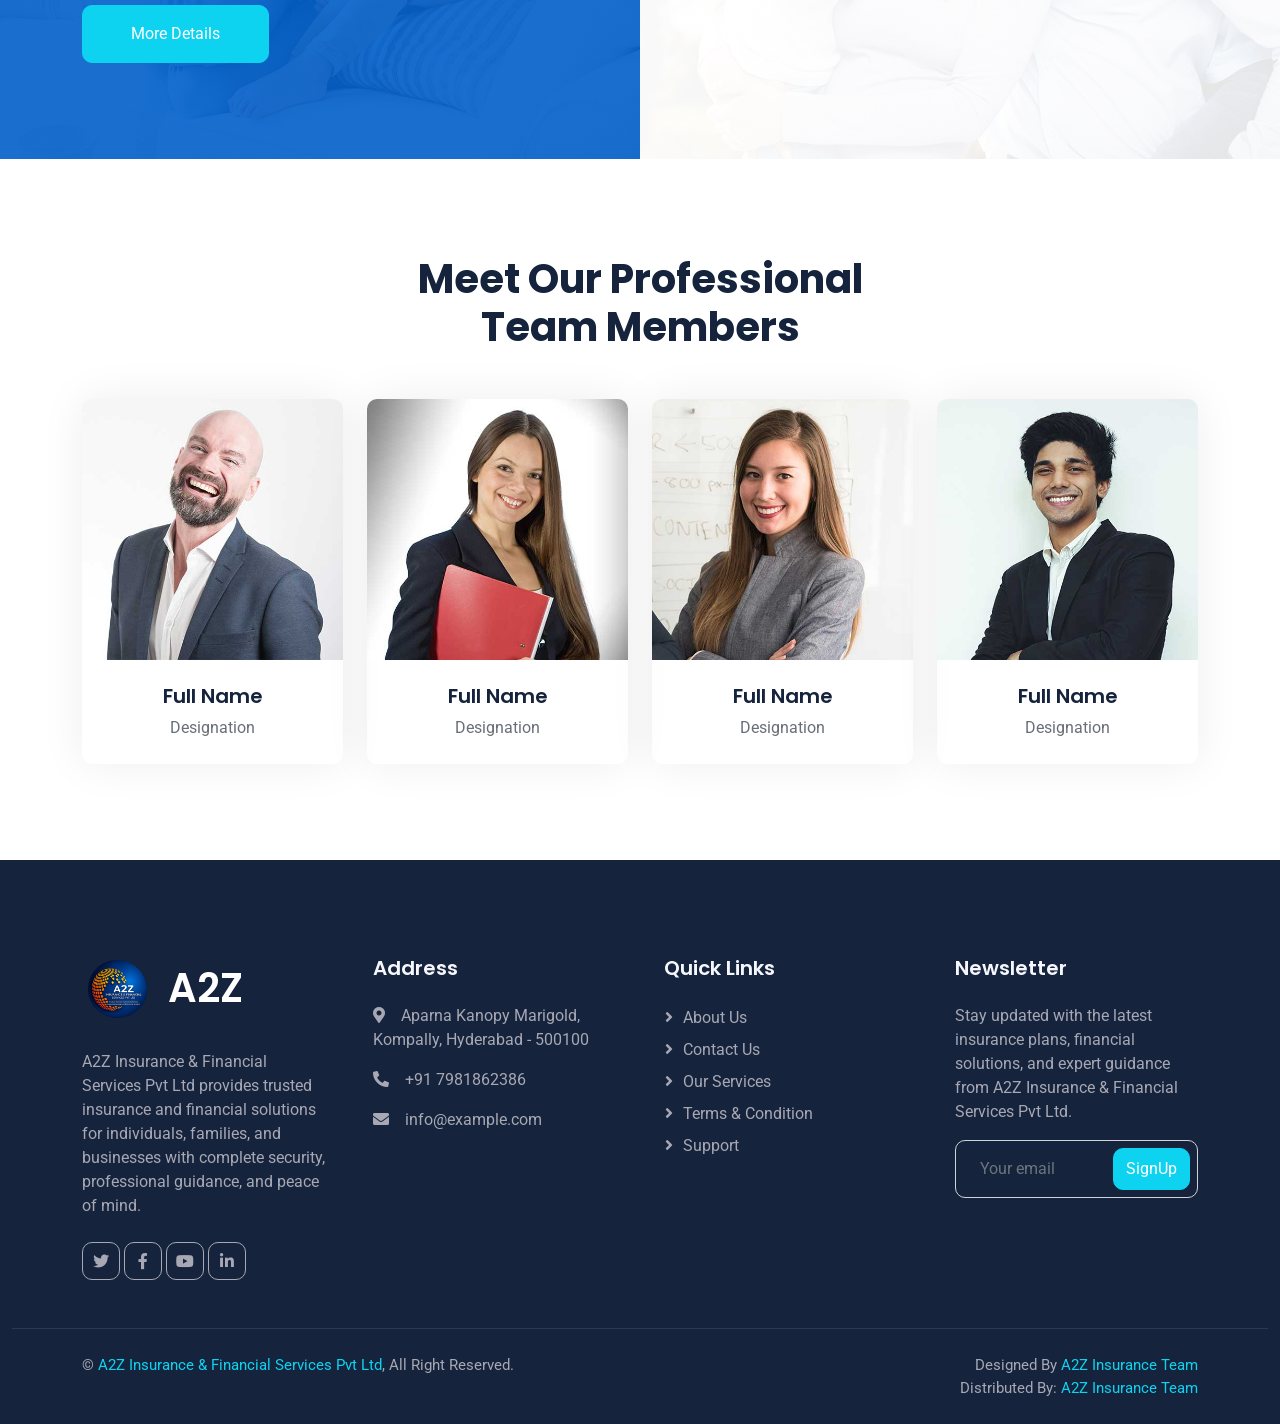
<file: insure-1.0.0/insure-1.0.0/about.html>
<!DOCTYPE html>
<html lang="en">
  <head>
    <meta charset="utf-8" />
    <title>Insure - Insurance HTML Template</title>
    <meta content="width=device-width, initial-scale=1.0" name="viewport" />
    <meta content="" name="keywords" />
    <meta content="" name="description" />

    <!-- Favicon -->
    <link href="img/favicon.ico" rel="icon" />

    <!-- Google Web Fonts -->
    <link rel="preconnect" href="https://fonts.googleapis.com" />
    <link rel="preconnect" href="https://fonts.gstatic.com" crossorigin />
    <link
      href="https://fonts.googleapis.com/css2?family=Roboto:wght@400;500&family=Poppins:wght@600;700&display=swap"
      rel="stylesheet"
    />

    <!-- Icon Font Stylesheet -->
    <link
      href="https://cdnjs.cloudflare.com/ajax/libs/font-awesome/5.10.0/css/all.min.css"
      rel="stylesheet"
    />
    <link
      href="https://cdn.jsdelivr.net/npm/bootstrap-icons@1.4.1/font/bootstrap-icons.css"
      rel="stylesheet"
    />

    <!-- Libraries Stylesheet -->
    <link href="lib/animate/animate.min.css" rel="stylesheet" />
    <link href="lib/owlcarousel/assets/owl.carousel.min.css" rel="stylesheet" />

    <!-- Customized Bootstrap Stylesheet -->
    <link href="css/bootstrap.min.css" rel="stylesheet" />

    <!-- Template Stylesheet -->
    <link href="css/style.css" rel="stylesheet" />

    <style>
      /* BUTTON JUMP ANIMATION */

.quote-btn{
    animation: jump 2s infinite;
}

@keyframes jump{

    0%{
        transform: translateY(0);
    }

    50%{
        transform: translateY(-8px);
    }

    100%{
        transform: translateY(0);
    }

}
    </style>
  </head>

  <body>
    <!-- Spinner Start -->
    <div
      id="spinner"
      class="show bg-white position-fixed translate-middle w-100 vh-100 top-50 start-50 d-flex align-items-center justify-content-center"
    >
      <div class="spinner-grow text-primary" role="status"></div>
    </div>
    <!-- Spinner End -->

    <!-- Topbar Start -->
    <div
      class="container-fluid bg-dark text-white-50 py-2 px-0 d-none d-lg-block"
    >
      <div class="row gx-0 align-items-center">
        <div class="col-lg-7 px-5 text-start">
          <div class="h-100 d-inline-flex align-items-center me-4">
            <small class="fa fa-phone-alt me-2"></small>
            <small>+91 7674852386</small>
          </div>
          <div class="h-100 d-inline-flex align-items-center me-4">
            <small class="far fa-envelope-open me-2"></small>
            <small>info@example.com</small>
          </div>
          <div class="h-100 d-inline-flex align-items-center me-4">
            <small class="far fa-clock me-2"></small>
            <small>Mon - Fri : 09 AM - 09 PM</small>
          </div>
        </div>
        <div class="col-lg-5 px-5 text-end">
          <div class="h-100 d-inline-flex align-items-center">
            <a class="text-white-50 ms-4" href=""
              ><i class="fab fa-facebook-f"></i
            ></a>
            <a class="text-white-50 ms-4" href=""
              ><i class="fab fa-twitter"></i
            ></a>
            <a class="text-white-50 ms-4" href=""
              ><i class="fab fa-linkedin-in"></i
            ></a>
            <a class="text-white-50 ms-4" href=""
              ><i class="fab fa-instagram"></i
            ></a>
          </div>
        </div>
      </div>
    </div>
    <!-- Topbar End -->

    <!-- Navbar Start -->
    <nav
      class="navbar navbar-expand-lg bg-white navbar-light sticky-top px-4 px-lg-5"
    >
      <a href="index.html" class="navbar-brand d-flex align-items-center">
        <h1 class="m-0">
          <img
            class="img-fluid me-3"
            src="img/icon/logo_a2z.png"
            alt=""
            width="70"
          />A2Z
        </h1>
      </a>
      <button
        type="button"
        class="navbar-toggler"
        data-bs-toggle="collapse"
        data-bs-target="#navbarCollapse"
      >
        <span class="navbar-toggler-icon"></span>
      </button>
      <div class="collapse navbar-collapse" id="navbarCollapse">
        <div class="navbar-nav mx-auto bg-light rounded pe-4 py-3 py-lg-0">
          <a href="index.html" class="nav-item nav-link">Home</a>
          <a href="about.html" class="nav-item nav-link active">About Us</a>
          <a href="service.html" class="nav-item nav-link">Our Services</a>
          <a href="gallery.html" class="nav-item nav-link">Gallery</a>
          <div class="nav-item dropdown">
            <a
              href="#"
              class="nav-link dropdown-toggle"
              data-bs-toggle="dropdown"
              >Pages</a
            >
            <div class="dropdown-menu bg-light border-0 m-0">
              <a href="feature.html" class="dropdown-item">Features</a>
              <a href="appointment.html" class="dropdown-item">Appointment</a>
              <a href="team.html" class="dropdown-item">Team Members</a>
              <a href="testimonial.html" class="dropdown-item">Testimonial</a>
              <a href="404.html" class="dropdown-item">404 Page</a>
            </div>
          </div>
          <a href="contact.html" class="nav-item nav-link">Contact Us</a>
        </div>
      </div>
      <a href="contact.html"
   class="btn btn-primary px-3 d-none d-lg-block quote-btn">

   Get A Quote

</a>
    </nav>
    <!-- Navbar End -->

    <!-- Page Header Start -->
    <div
      class="container-fluid page-header py-5 mb-5 wow fadeIn"
      data-wow-delay="0.1s"
    >
      <div class="container py-5">
        <h1 class="display-4 animated slideInDown mb-4">About Us</h1>
        <nav aria-label="breadcrumb animated slideInDown">
          <ol class="breadcrumb mb-0">
            <li class="breadcrumb-item"><a href="#">Home</a></li>
            <li class="breadcrumb-item"><a href="#">Pages</a></li>
            <li class="breadcrumb-item active" aria-current="page">About</li>
          </ol>
        </nav>
      </div>
    </div>
    <!-- Page Header End -->

    <!-- About Start -->
    <div class="container-xxl py-5">
      <div class="container">
        <div class="row g-5">
          <div class="col-lg-6 wow fadeInUp" data-wow-delay="0.1s">
            <div
              class="position-relative overflow-hidden rounded ps-5 pt-5 h-100"
              style="min-height: 400px"
            >
              <img
                class="position-absolute w-100 h-100"
                src="img/about.jpg"
                alt=""
                style="object-fit: cover"
              />
              <div
                class="position-absolute top-0 start-0 bg-white rounded pe-3 pb-3"
                style="width: 200px; height: 200px"
              >
                <div
                  class="d-flex flex-column justify-content-center text-center bg-primary rounded h-100 p-3"
                >
                  <h1 class="text-white mb-0">25</h1>
                  <h2 class="text-white">Years</h2>
                  <h5 class="text-white mb-0">Experience</h5>
                </div>
              </div>
            </div>
          </div>
          <div class="col-lg-6 wow fadeInUp" data-wow-delay="0.5s">
            <div class="h-100">
              <h1 class="display-6 mb-5">
                We’re Here To Protect What Matters Most
              </h1>
              <p class="fs-5 text-primary mb-4">
                A2Z Insurance & Financial Services Pvt Ltd is committed to providing trusted insurance and financial solutions that secure your family, health, property, vehicle, and business. With professional guidance and customer-focused service, we help you build a financially safe and stress-free future.
              </p>
              <div class="row g-4 mb-4">
                <div class="col-sm-6">
                  <div class="d-flex align-items-center">
                    <img
                      class="flex-shrink-0 me-3"
                      src="img/icon/icon-04-primary.png"
                      alt=""
                    />
                    <h5 class="mb-0">Flexible Insurance Plans</h5>
                  </div>
                </div>
                <div class="col-sm-6">
                  <div class="d-flex align-items-center">
                    <img
                      class="flex-shrink-0 me-3"
                      src="img/icon/icon-03-primary.png"
                      alt=""
                    />
                    <h5 class="mb-0">Money Back Guarantee</h5>
                  </div>
                </div>
              </div>
              <p class="mb-4">
                We ensure transparency, trusted support, and customer satisfaction through reliable insurance and financial services.

              </p>
              <div class="border-top mt-4 pt-4">
                <div class="d-flex align-items-center">
                  <img
                    class="flex-shrink-0 rounded-circle me-3"
                    src="img/A2Z_logo_45x45.png"
                    alt=""
                  />
                  <h5 class="mb-0">Call Us: +91 7981862386</h5>
                </div>
              </div>
            </div>
          </div>
        </div>
      </div>
    </div>
    <!-- About End -->

    <!-- Facts Start -->
    <div class="container-fluid overflow-hidden my-5 px-lg-0">
      <div class="container facts px-lg-0">
        <div class="row g-0 mx-lg-0">
          <div class="col-lg-6 facts-text wow fadeIn" data-wow-delay="0.1s">
            <div class="h-100 px-4 ps-lg-0">
              <h1 class="text-white mb-4">Insurance Solutions For Individuals And Businesses</h1>
              <p class="text-light mb-5">
                A2Z Insurance & Financial Services Pvt Ltd provides trusted insurance 
    and financial solutions designed to protect individuals, families, 
    and organizations from life’s uncertainties. With affordable plans, 
    expert guidance, and reliable customer support, we help secure your 
    future with confidence and peace of mind.
              </p>
              <a href="" class="align-self-start btn btn-secondary py-3 px-5"
                >More Details</a
              >
            </div>
          </div>
          <div class="col-lg-6 facts-counter wow fadeIn" data-wow-delay="0.5s">
            <div class="h-100 px-4 pe-lg-0">
              <div class="row g-5">
                <div class="col-sm-6">
                  <h1 class="display-5" data-toggle="counter-up">1234</h1>
                  <p class="fs-5 text-primary">Happy Clients</p>
                </div>
                <div class="col-sm-6">
                  <h1 class="display-5" data-toggle="counter-up">1234</h1>
                  <p class="fs-5 text-primary">Projects Succeed</p>
                </div>
                <div class="col-sm-6">
                  <h1 class="display-5" data-toggle="counter-up">1234</h1>
                  <p class="fs-5 text-primary">Awards Achieved</p>
                </div>
                <div class="col-sm-6">
                  <h1 class="display-5" data-toggle="counter-up">1234</h1>
                  <p class="fs-5 text-primary">Team Members</p>
                </div>
              </div>
            </div>
          </div>
        </div>
      </div>
    </div>
    <!-- Facts End -->

    <!-- Team Start -->
    <div class="container-xxl py-5">
      <div class="container">
        <div class="text-center mx-auto" style="max-width: 500px">
          <h1 class="display-6 mb-5">Meet Our Professional Team Members</h1>
        </div>
        <div class="row g-4">
          <div class="col-lg-3 col-md-6 wow fadeInUp" data-wow-delay="0.1s">
            <div class="team-item rounded">
              <img class="img-fluid" src="img/team-1.jpg" alt="" />
              <div class="text-center p-4">
                <h5>Full Name</h5>
                <span>Designation</span>
              </div>
              <div class="team-text text-center bg-white p-4">
                <h5>Full Name</h5>
                <p>Designation</p>
                <div class="d-flex justify-content-center">
                  <a class="btn btn-square btn-light m-1" href=""
                    ><i class="fab fa-twitter"></i
                  ></a>
                  <a class="btn btn-square btn-light m-1" href=""
                    ><i class="fab fa-facebook-f"></i
                  ></a>
                  <a class="btn btn-square btn-light m-1" href=""
                    ><i class="fab fa-youtube"></i
                  ></a>
                  <a class="btn btn-square btn-light m-1" href=""
                    ><i class="fab fa-linkedin-in"></i
                  ></a>
                </div>
              </div>
            </div>
          </div>
          <div class="col-lg-3 col-md-6 wow fadeInUp" data-wow-delay="0.3s">
            <div class="team-item rounded">
              <img class="img-fluid" src="img/team-2.jpg" alt="" />
              <div class="text-center p-4">
                <h5>Full Name</h5>
                <span>Designation</span>
              </div>
              <div class="team-text text-center bg-white p-4">
                <h5>Full Name</h5>
                <p>Designation</p>
                <div class="d-flex justify-content-center">
                  <a class="btn btn-square btn-light m-1" href=""
                    ><i class="fab fa-twitter"></i
                  ></a>
                  <a class="btn btn-square btn-light m-1" href=""
                    ><i class="fab fa-facebook-f"></i
                  ></a>
                  <a class="btn btn-square btn-light m-1" href=""
                    ><i class="fab fa-youtube"></i
                  ></a>
                  <a class="btn btn-square btn-light m-1" href=""
                    ><i class="fab fa-linkedin-in"></i
                  ></a>
                </div>
              </div>
            </div>
          </div>
          <div class="col-lg-3 col-md-6 wow fadeInUp" data-wow-delay="0.5s">
            <div class="team-item rounded">
              <img class="img-fluid" src="img/team-3.jpg" alt="" />
              <div class="text-center p-4">
                <h5>Full Name</h5>
                <span>Designation</span>
              </div>
              <div class="team-text text-center bg-white p-4">
                <h5>Full Name</h5>
                <p>Designation</p>
                <div class="d-flex justify-content-center">
                  <a class="btn btn-square btn-light m-1" href=""
                    ><i class="fab fa-twitter"></i
                  ></a>
                  <a class="btn btn-square btn-light m-1" href=""
                    ><i class="fab fa-facebook-f"></i
                  ></a>
                  <a class="btn btn-square btn-light m-1" href=""
                    ><i class="fab fa-youtube"></i
                  ></a>
                  <a class="btn btn-square btn-light m-1" href=""
                    ><i class="fab fa-linkedin-in"></i
                  ></a>
                </div>
              </div>
            </div>
          </div>
          <div class="col-lg-3 col-md-6 wow fadeInUp" data-wow-delay="0.7s">
            <div class="team-item rounded">
              <img class="img-fluid" src="img/team-4.jpg" alt="" />
              <div class="text-center p-4">
                <h5>Full Name</h5>
                <span>Designation</span>
              </div>
              <div class="team-text text-center bg-white p-4">
                <h5>Full Name</h5>
                <p>Designation</p>
                <div class="d-flex justify-content-center">
                  <a class="btn btn-square btn-light m-1" href=""
                    ><i class="fab fa-twitter"></i
                  ></a>
                  <a class="btn btn-square btn-light m-1" href=""
                    ><i class="fab fa-facebook-f"></i
                  ></a>
                  <a class="btn btn-square btn-light m-1" href=""
                    ><i class="fab fa-youtube"></i
                  ></a>
                  <a class="btn btn-square btn-light m-1" href=""
                    ><i class="fab fa-linkedin-in"></i
                  ></a>
                </div>
              </div>
            </div>
          </div>
        </div>
      </div>
    </div>
    <!-- Team End -->

    <!-- Footer Start -->
    <div
      class="container-fluid bg-dark footer mt-5 pt-5 wow fadeIn"
      data-wow-delay="0.1s"
    >
      <div class="container py-5">
        <div class="row g-5">
          <div class="col-lg-3 col-md-6">
            <h1 class="text-white mb-4">
              <img
                class="img-fluid me-3"
                src="img/icon/logo_a2z.png"
                alt=""
                width="70"
              />A2Z
            </h1>
            <p>
                A2Z Insurance & Financial Services Pvt Ltd provides trusted insurance 
        and financial solutions for individuals, families, and businesses 
        with complete security, professional guidance, and peace of mind.
            </p>
            <div class="d-flex pt-2">
              <a class="btn btn-square me-1" href=""
                ><i class="fab fa-twitter"></i
              ></a>
              <a class="btn btn-square me-1" href=""
                ><i class="fab fa-facebook-f"></i
              ></a>
              <a class="btn btn-square me-1" href=""
                ><i class="fab fa-youtube"></i
              ></a>
              <a class="btn btn-square me-0" href=""
                ><i class="fab fa-linkedin-in"></i
              ></a>
            </div>
          </div>
          <div class="col-lg-3 col-md-6">
            <h5 class="text-light mb-4">Address</h5>
            <p>
              <i class="fa fa-map-marker-alt me-3"></i>Aparna Kanopy Marigold, Kompally, Hyderabad - 500100
            </p>
            <p><i class="fa fa-phone-alt me-3"></i>+91 7981862386</p>
            <p><i class="fa fa-envelope me-3"></i>info@example.com</p>
          </div>
          <div class="col-lg-3 col-md-6">
            <h5 class="text-light mb-4">Quick Links</h5>
            <a class="btn btn-link" href="">About Us</a>
            <a class="btn btn-link" href="">Contact Us</a>
            <a class="btn btn-link" href="">Our Services</a>
            <a class="btn btn-link" href="">Terms & Condition</a>
            <a class="btn btn-link" href="">Support</a>
          </div>
          <div class="col-lg-3 col-md-6">
            <h5 class="text-light mb-4">Newsletter</h5>
            <p>Stay updated with the latest insurance plans, financial solutions, 
and expert guidance from A2Z Insurance & Financial Services Pvt Ltd.</p>
            <div class="position-relative mx-auto" style="max-width: 400px">
              <input
                class="form-control bg-transparent w-100 py-3 ps-4 pe-5"
                type="text"
                placeholder="Your email"
              />
              <button
                type="button"
                class="btn btn-secondary py-2 position-absolute top-0 end-0 mt-2 me-2"
              >
                SignUp
              </button>
            </div>
          </div>
        </div>
      </div>
      <div class="container-fluid copyright">
        <div class="container">
          <div class="row">
            <div class="col-md-6 text-center text-md-start mb-3 mb-md-0">
              &copy; <a href="#">A2Z Insurance & Financial Services Pvt Ltd</a>, All Right Reserved.
            </div>
            <div class="col-md-6 text-center text-md-end">
              <!--/*** This template is free as long as you keep the footer author’s credit link/attribution link/backlink. If you'd like to use the template without the footer author’s credit link/attribution link/backlink, you can purchase the Credit Removal License from "https://htmlcodex.com/credit-removal". Thank you for your support. ***/-->
              Designed By <a href="#"> A2Z Insurance Team</a>
              <br />Distributed By:
              <a href="https://themewagon.com" target="_blank">A2Z Insurance Team</a>
            </div>
          </div>
        </div>
      </div>
    </div>
    <!-- Footer End -->

    <!-- Back to Top -->
    <a href="#" class="btn btn-lg btn-primary btn-lg-square back-to-top"
      ><i class="bi bi-arrow-up"></i
    ></a>

    <!-- JavaScript Libraries -->
    <script src="https://code.jquery.com/jquery-3.4.1.min.js"></script>
    <script src="https://cdn.jsdelivr.net/npm/bootstrap@5.0.0/dist/js/bootstrap.bundle.min.js"></script>
    <script src="lib/wow/wow.min.js"></script>
    <script src="lib/easing/easing.min.js"></script>
    <script src="lib/waypoints/waypoints.min.js"></script>
    <script src="lib/owlcarousel/owl.carousel.min.js"></script>
    <script src="lib/counterup/counterup.min.js"></script>

    <!-- Template Javascript -->
    <script src="js/main.js"></script>
  </body>
</html>
</file>
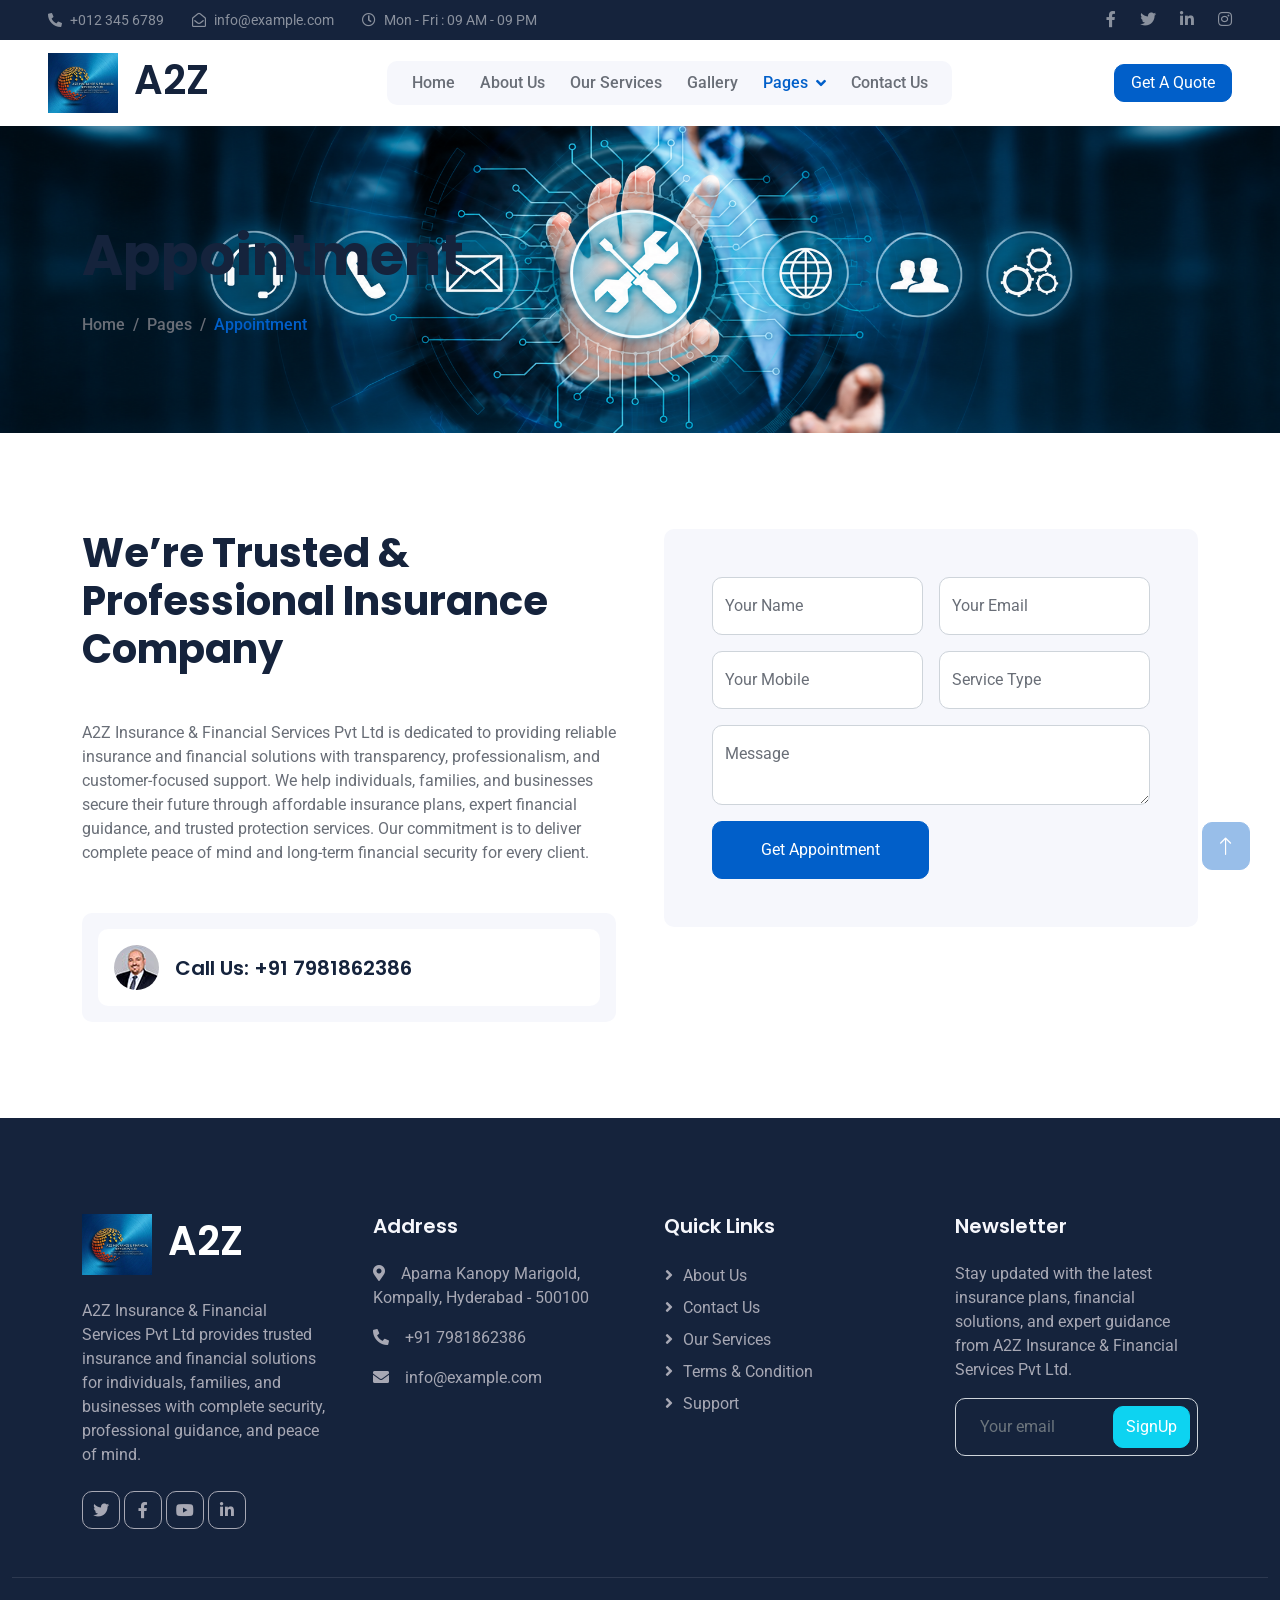
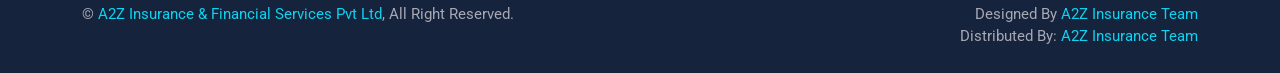
<file: insure-1.0.0/insure-1.0.0/appointment.html>
<!DOCTYPE html>
<html lang="en">
  <head>
    <meta charset="utf-8" />
    <title>Insure - Insurance HTML Template</title>
    <meta content="width=device-width, initial-scale=1.0" name="viewport" />
    <meta content="" name="keywords" />
    <meta content="" name="description" />

    <!-- Favicon -->
    <link href="img/favicon.ico" rel="icon" />

    <!-- Google Web Fonts -->
    <link rel="preconnect" href="https://fonts.googleapis.com" />
    <link rel="preconnect" href="https://fonts.gstatic.com" crossorigin />
    <link
      href="https://fonts.googleapis.com/css2?family=Roboto:wght@400;500&family=Poppins:wght@600;700&display=swap"
      rel="stylesheet"
    />

    <!-- Icon Font Stylesheet -->
    <link
      href="https://cdnjs.cloudflare.com/ajax/libs/font-awesome/5.10.0/css/all.min.css"
      rel="stylesheet"
    />
    <link
      href="https://cdn.jsdelivr.net/npm/bootstrap-icons@1.4.1/font/bootstrap-icons.css"
      rel="stylesheet"
    />

    <!-- Libraries Stylesheet -->
    <link href="lib/animate/animate.min.css" rel="stylesheet" />
    <link href="lib/owlcarousel/assets/owl.carousel.min.css" rel="stylesheet" />

    <!-- Customized Bootstrap Stylesheet -->
    <link href="css/bootstrap.min.css" rel="stylesheet" />

    <!-- Template Stylesheet -->
    <link href="css/style.css" rel="stylesheet" />

    <style>
      /* BUTTON JUMP ANIMATION */

.quote-btn{
    animation: jump 2s infinite;
}

@keyframes jump{

    0%{
        transform: translateY(0);
    }

    50%{
        transform: translateY(-8px);
    }

    100%{
        transform: translateY(0);
    }

}
    </style>
  </head>

  <body>
    <!-- Spinner Start -->
    <div
      id="spinner"
      class="show bg-white position-fixed translate-middle w-100 vh-100 top-50 start-50 d-flex align-items-center justify-content-center"
    >
      <div class="spinner-grow text-primary" role="status"></div>
    </div>
    <!-- Spinner End -->

    <!-- Topbar Start -->
    <div
      class="container-fluid bg-dark text-white-50 py-2 px-0 d-none d-lg-block"
    >
      <div class="row gx-0 align-items-center">
        <div class="col-lg-7 px-5 text-start">
          <div class="h-100 d-inline-flex align-items-center me-4">
            <small class="fa fa-phone-alt me-2"></small>
            <small>+012 345 6789</small>
          </div>
          <div class="h-100 d-inline-flex align-items-center me-4">
            <small class="far fa-envelope-open me-2"></small>
            <small>info@example.com</small>
          </div>
          <div class="h-100 d-inline-flex align-items-center me-4">
            <small class="far fa-clock me-2"></small>
            <small>Mon - Fri : 09 AM - 09 PM</small>
          </div>
        </div>
        <div class="col-lg-5 px-5 text-end">
          <div class="h-100 d-inline-flex align-items-center">
            <a class="text-white-50 ms-4" href=""
              ><i class="fab fa-facebook-f"></i
            ></a>
            <a class="text-white-50 ms-4" href=""
              ><i class="fab fa-twitter"></i
            ></a>
            <a class="text-white-50 ms-4" href=""
              ><i class="fab fa-linkedin-in"></i
            ></a>
            <a class="text-white-50 ms-4" href=""
              ><i class="fab fa-instagram"></i
            ></a>
          </div>
        </div>
      </div>
    </div>
    <!-- Topbar End -->

    <!-- Navbar Start -->
    <nav
      class="navbar navbar-expand-lg bg-white navbar-light sticky-top px-4 px-lg-5"
    >
      <a href="index.html" class="navbar-brand d-flex align-items-center">
        <h1 class="m-0">
          <img
            class="img-fluid me-3"
            src="img/icon/logo.jpg"
            alt=""
            width="70"
          />A2Z
        </h1>
      </a>
      <button
        type="button"
        class="navbar-toggler"
        data-bs-toggle="collapse"
        data-bs-target="#navbarCollapse"
      >
        <span class="navbar-toggler-icon"></span>
      </button>
      <div class="collapse navbar-collapse" id="navbarCollapse">
        <div class="navbar-nav mx-auto bg-light rounded pe-4 py-3 py-lg-0">
          <a href="index.html" class="nav-item nav-link">Home</a>
          <a href="about.html" class="nav-item nav-link">About Us</a>
          <a href="service.html" class="nav-item nav-link">Our Services</a>
          <a href="gallery.html" class="nav-item nav-link">Gallery</a>
          <div class="nav-item dropdown">
            <a
              href="#"
              class="nav-link dropdown-toggle active"
              data-bs-toggle="dropdown"
              >Pages</a
            >
            <div class="dropdown-menu bg-light border-0 m-0">
              <a href="feature.html" class="dropdown-item">Features</a>
              <a href="appointment.html" class="dropdown-item active"
                >Appointment</a
              >
              <a href="team.html" class="dropdown-item">Team Members</a>
              <a href="testimonial.html" class="dropdown-item">Testimonial</a>
              <a href="404.html" class="dropdown-item">404 Page</a>
            </div>
          </div>
          <a href="contact.html" class="nav-item nav-link">Contact Us</a>
        </div>
      </div>
      <a href="contact.html"
   class="btn btn-primary px-3 d-none d-lg-block quote-btn">

   Get A Quote

</a>
    </nav>
    <!-- Navbar End -->

    <!-- Page Header Start -->
    <div
      class="container-fluid page-header py-5 mb-5 wow fadeIn"
      data-wow-delay="0.1s"
    >
      <div class="container py-5">
        <h1 class="display-4 animated slideInDown mb-4">Appointment</h1>
        <nav aria-label="breadcrumb animated slideInDown">
          <ol class="breadcrumb mb-0">
            <li class="breadcrumb-item"><a href="#">Home</a></li>
            <li class="breadcrumb-item"><a href="#">Pages</a></li>
            <li class="breadcrumb-item active" aria-current="page">
              Appointment
            </li>
          </ol>
        </nav>
      </div>
    </div>
    <!-- Page Header End -->

    <!-- Appointment Start -->
    <div class="container-fluid py-5 wow fadeIn" data-wow-delay="0.1s">
      <div class="container">
        <div class="row g-5">
          <div class="col-lg-6 wow fadeIn" data-wow-delay="0.3s">
            <h1 class="display-6 mb-5">
              We’re Trusted & Professional Insurance Company

            </h1>
            <p class="mb-5">
              A2Z Insurance & Financial Services Pvt Ltd is dedicated to providing reliable insurance and financial solutions with transparency, professionalism, and customer-focused support. We help individuals, families, and businesses secure their future through affordable insurance plans, expert financial guidance, and trusted protection services. Our commitment is to deliver complete peace of mind and long-term financial security for every client.
            </p>
            <div class="bg-light rounded p-3">
              <div class="d-flex align-items-center bg-white rounded p-3">
                <img
                  class="flex-shrink-0 rounded-circle me-3"
                  src="img/profile.jpg"
                  alt=""
                />
                <h5 class="mb-0">Call Us: +91 7981862386</h5>
              </div>
            </div>
          </div>
          <div class="col-lg-6 wow fadeIn" data-wow-delay="0.5s">
            <div class="bg-light rounded p-5">
              <form>
                <div class="row g-3">
                  <div class="col-sm-6">
                    <div class="form-floating">
                      <input
                        type="text"
                        class="form-control"
                        id="gname"
                        placeholder="Gurdian Name"
                      />
                      <label for="gname">Your Name</label>
                    </div>
                  </div>
                  <div class="col-sm-6">
                    <div class="form-floating">
                      <input
                        type="email"
                        class="form-control"
                        id="gmail"
                        placeholder="Gurdian Email"
                      />
                      <label for="gmail">Your Email</label>
                    </div>
                  </div>
                  <div class="col-sm-6">
                    <div class="form-floating">
                      <input
                        type="text"
                        class="form-control"
                        id="cname"
                        placeholder="Child Name"
                      />
                      <label for="cname">Your Mobile</label>
                    </div>
                  </div>
                  <div class="col-sm-6">
                    <div class="form-floating">
                      <input
                        type="text"
                        class="form-control"
                        id="cage"
                        placeholder="Child Age"
                      />
                      <label for="cage">Service Type</label>
                    </div>
                  </div>
                  <div class="col-12">
                    <div class="form-floating">
                      <textarea
                        class="form-control"
                        placeholder="Leave a message here"
                        id="message"
                        style="height: 80px"
                      ></textarea>
                      <label for="message">Message</label>
                    </div>
                  </div>
                  <div class="col-12">
                    <button class="btn btn-primary py-3 px-5" type="submit">
                      Get Appointment
                    </button>
                  </div>
                </div>
              </form>
            </div>
          </div>
        </div>
      </div>
    </div>
    <!-- Appointment End -->

    <!-- Footer Start -->
    <div
      class="container-fluid bg-dark footer mt-5 pt-5 wow fadeIn"
      data-wow-delay="0.1s"
    >
      <div class="container py-5">
        <div class="row g-5">
          <div class="col-lg-3 col-md-6">
            <h1 class="text-white mb-4">
              <img
                class="img-fluid me-3"
                src="img/icon/logo.jpg"
                alt=""
                width="70"
              />A2Z
            </h1>
            <p>
                A2Z Insurance & Financial Services Pvt Ltd provides trusted insurance 
        and financial solutions for individuals, families, and businesses 
        with complete security, professional guidance, and peace of mind.
            </p>
            <div class="d-flex pt-2">
              <a class="btn btn-square me-1" href=""
                ><i class="fab fa-twitter"></i
              ></a>
              <a class="btn btn-square me-1" href=""
                ><i class="fab fa-facebook-f"></i
              ></a>
              <a class="btn btn-square me-1" href=""
                ><i class="fab fa-youtube"></i
              ></a>
              <a class="btn btn-square me-0" href=""
                ><i class="fab fa-linkedin-in"></i
              ></a>
            </div>
          </div>
          <div class="col-lg-3 col-md-6">
            <h5 class="text-light mb-4">Address</h5>
            <p>
              <i class="fa fa-map-marker-alt me-3"></i>Aparna Kanopy Marigold, Kompally, Hyderabad - 500100
            </p>
            <p><i class="fa fa-phone-alt me-3"></i>+91 7981862386</p>
            <p><i class="fa fa-envelope me-3"></i>info@example.com</p>
          </div>
          <div class="col-lg-3 col-md-6">
            <h5 class="text-light mb-4">Quick Links</h5>
            <a class="btn btn-link" href="">About Us</a>
            <a class="btn btn-link" href="">Contact Us</a>
            <a class="btn btn-link" href="">Our Services</a>
            <a class="btn btn-link" href="">Terms & Condition</a>
            <a class="btn btn-link" href="">Support</a>
          </div>
          <div class="col-lg-3 col-md-6">
            <h5 class="text-light mb-4">Newsletter</h5>
            <p>Stay updated with the latest insurance plans, financial solutions, 
and expert guidance from A2Z Insurance & Financial Services Pvt Ltd.</p>
            <div class="position-relative mx-auto" style="max-width: 400px">
              <input
                class="form-control bg-transparent w-100 py-3 ps-4 pe-5"
                type="text"
                placeholder="Your email"
              />
              <button
                type="button"
                class="btn btn-secondary py-2 position-absolute top-0 end-0 mt-2 me-2"
              >
                SignUp
              </button>
            </div>
          </div>
        </div>
      </div>
      <div class="container-fluid copyright">
        <div class="container">
          <div class="row">
            <div class="col-md-6 text-center text-md-start mb-3 mb-md-0">
              &copy; <a href="#">A2Z Insurance & Financial Services Pvt Ltd</a>, All Right Reserved.
            </div>
            <div class="col-md-6 text-center text-md-end">
              <!--/*** This template is free as long as you keep the footer author’s credit link/attribution link/backlink. If you'd like to use the template without the footer author’s credit link/attribution link/backlink, you can purchase the Credit Removal License from "https://htmlcodex.com/credit-removal". Thank you for your support. ***/-->
              Designed By <a href="#"> A2Z Insurance Team</a>
              <br />Distributed By:
              <a href="https://themewagon.com" target="_blank">A2Z Insurance Team</a>
            </div>
          </div>
        </div>
      </div>
    </div>
    <!-- Footer End -->

    <!-- Back to Top -->
    <a href="#" class="btn btn-lg btn-primary btn-lg-square back-to-top"
      ><i class="bi bi-arrow-up"></i
    ></a>

    <!-- JavaScript Libraries -->
    <script src="https://code.jquery.com/jquery-3.4.1.min.js"></script>
    <script src="https://cdn.jsdelivr.net/npm/bootstrap@5.0.0/dist/js/bootstrap.bundle.min.js"></script>
    <script src="lib/wow/wow.min.js"></script>
    <script src="lib/easing/easing.min.js"></script>
    <script src="lib/waypoints/waypoints.min.js"></script>
    <script src="lib/owlcarousel/owl.carousel.min.js"></script>
    <script src="lib/counterup/counterup.min.js"></script>

    <!-- Template Javascript -->
    <script src="js/main.js"></script>
  </body>
</html>
</file>
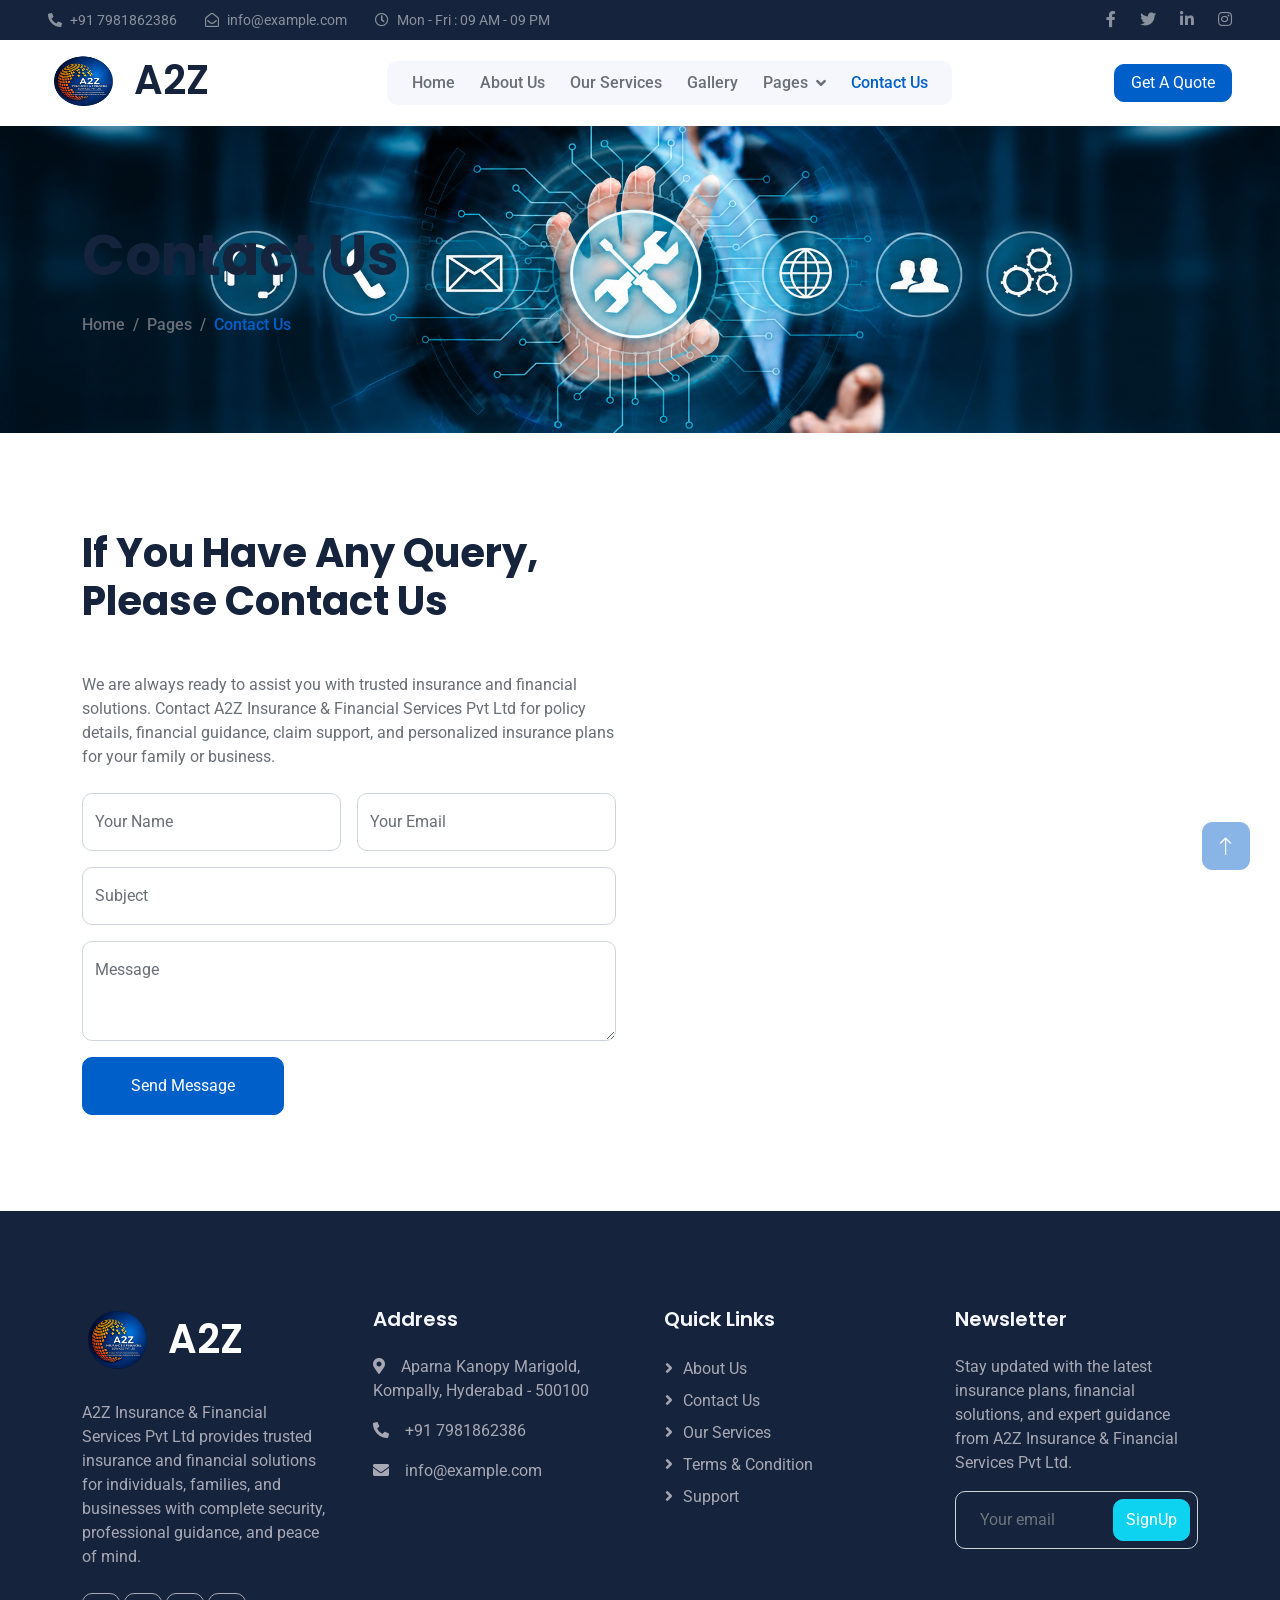
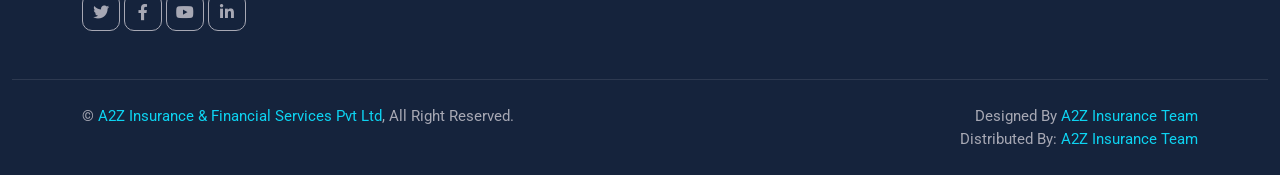
<file: insure-1.0.0/insure-1.0.0/contact.html>
<!DOCTYPE html>
<html lang="en">
  <head>
    <meta charset="utf-8" />
    <title>Insure - Insurance HTML Template</title>
    <meta content="width=device-width, initial-scale=1.0" name="viewport" />
    <meta content="" name="keywords" />
    <meta content="" name="description" />

    <!-- Favicon -->
    <link href="img/favicon.ico" rel="icon" />

    <!-- Google Web Fonts -->
    <link rel="preconnect" href="https://fonts.googleapis.com" />
    <link rel="preconnect" href="https://fonts.gstatic.com" crossorigin />
    <link
      href="https://fonts.googleapis.com/css2?family=Roboto:wght@400;500&family=Poppins:wght@600;700&display=swap"
      rel="stylesheet"
    />

    <!-- Icon Font Stylesheet -->
    <link
      href="https://cdnjs.cloudflare.com/ajax/libs/font-awesome/5.10.0/css/all.min.css"
      rel="stylesheet"
    />
    <link
      href="https://cdn.jsdelivr.net/npm/bootstrap-icons@1.4.1/font/bootstrap-icons.css"
      rel="stylesheet"
    />

    <!-- Libraries Stylesheet -->
    <link href="lib/animate/animate.min.css" rel="stylesheet" />
    <link href="lib/owlcarousel/assets/owl.carousel.min.css" rel="stylesheet" />

    <!-- Customized Bootstrap Stylesheet -->
    <link href="css/bootstrap.min.css" rel="stylesheet" />

    <!-- Template Stylesheet -->
    <link href="css/style.css" rel="stylesheet" />

    <style>
      /* BUTTON JUMP ANIMATION */

.quote-btn{
    animation: jump 2s infinite;
}

@keyframes jump{

    0%{
        transform: translateY(0);
    }

    50%{
        transform: translateY(-8px);
    }

    100%{
        transform: translateY(0);
    }

}
    </style>
  </head>

  <body>
    <!-- Spinner Start -->
    <div
      id="spinner"
      class="show bg-white position-fixed translate-middle w-100 vh-100 top-50 start-50 d-flex align-items-center justify-content-center"
    >
      <div class="spinner-grow text-primary" role="status"></div>
    </div>
    <!-- Spinner End -->

    <!-- Topbar Start -->
    <div
      class="container-fluid bg-dark text-white-50 py-2 px-0 d-none d-lg-block"
    >
      <div class="row gx-0 align-items-center">
        <div class="col-lg-7 px-5 text-start">
          <div class="h-100 d-inline-flex align-items-center me-4">
            <small class="fa fa-phone-alt me-2"></small>
            <small>+91 7981862386</small>
          </div>
          <div class="h-100 d-inline-flex align-items-center me-4">
            <small class="far fa-envelope-open me-2"></small>
            <small>info@example.com</small>
          </div>
          <div class="h-100 d-inline-flex align-items-center me-4">
            <small class="far fa-clock me-2"></small>
            <small>Mon - Fri : 09 AM - 09 PM</small>
          </div>
        </div>
        <div class="col-lg-5 px-5 text-end">
          <div class="h-100 d-inline-flex align-items-center">
            <a class="text-white-50 ms-4" href=""
              ><i class="fab fa-facebook-f"></i
            ></a>
            <a class="text-white-50 ms-4" href=""
              ><i class="fab fa-twitter"></i
            ></a>
            <a class="text-white-50 ms-4" href=""
              ><i class="fab fa-linkedin-in"></i
            ></a>
            <a class="text-white-50 ms-4" href=""
              ><i class="fab fa-instagram"></i
            ></a>
          </div>
        </div>
      </div>
    </div>
    <!-- Topbar End -->

    <!-- Navbar Start -->
    <nav
      class="navbar navbar-expand-lg bg-white navbar-light sticky-top px-4 px-lg-5"
    >
      <a href="index.html" class="navbar-brand d-flex align-items-center">
        <h1 class="m-0">
          <img
            class="img-fluid me-3"
            src="img/icon/logo_a2z.png"
            alt=""
            width="70"
          />A2Z
        </h1>
      </a>
      <button
        type="button"
        class="navbar-toggler"
        data-bs-toggle="collapse"
        data-bs-target="#navbarCollapse"
      >
        <span class="navbar-toggler-icon"></span>
      </button>
      <div class="collapse navbar-collapse" id="navbarCollapse">
        <div class="navbar-nav mx-auto bg-light rounded pe-4 py-3 py-lg-0">
          <a href="index.html" class="nav-item nav-link">Home</a>
          <a href="about.html" class="nav-item nav-link">About Us</a>
          <a href="service.html" class="nav-item nav-link">Our Services</a>
          <a href="gallery.html" class="nav-item nav-link">Gallery</a>
          <div class="nav-item dropdown">
            <a
              href="#"
              class="nav-link dropdown-toggle"
              data-bs-toggle="dropdown"
              >Pages</a
            >
            <div class="dropdown-menu bg-light border-0 m-0">
              <a href="feature.html" class="dropdown-item">Features</a>
              <a href="appointment.html" class="dropdown-item">Appointment</a>
              <a href="team.html" class="dropdown-item">Team Members</a>
              <a href="testimonial.html" class="dropdown-item">Testimonial</a>
              <a href="404.html" class="dropdown-item">404 Page</a>
            </div>
          </div>
          <a href="contact.html" class="nav-item nav-link active">Contact Us</a>
        </div>
      </div>
      <a href="contact.html"
   class="btn btn-primary px-3 d-none d-lg-block quote-btn">

   Get A Quote

</a>
    </nav>
    <!-- Navbar End -->

    <!-- Page Header Start -->
    <div
      class="container-fluid page-header py-5 mb-5 wow fadeIn"
      data-wow-delay="0.1s"
    >
      <div class="container py-5">
        <h1 class="display-4 animated slideInDown mb-4">Contact Us</h1>
        <nav aria-label="breadcrumb animated slideInDown">
          <ol class="breadcrumb mb-0">
            <li class="breadcrumb-item"><a href="#">Home</a></li>
            <li class="breadcrumb-item"><a href="#">Pages</a></li>
            <li class="breadcrumb-item active" aria-current="page">
              Contact Us
            </li>
          </ol>
        </nav>
      </div>
    </div>
    <!-- Page Header End -->

    <!-- Contact Start -->
    <div class="container-xxl py-5">
      <div class="container">
        <div class="row g-5">
          <div class="col-lg-6 wow fadeIn" data-wow-delay="0.1s">
            <h1 class="display-6 mb-5">
              If You Have Any Query, Please Contact Us
            </h1>
            <p class="mb-4">
              We are always ready to assist you with trusted insurance and financial solutions. Contact A2Z Insurance & Financial Services Pvt Ltd for policy details, financial guidance, claim support, and personalized insurance plans for your family or business.
             <!-- <a href="https://htmlcodex.com/contact-form">Download Now</a>-->
            </p>
            <form action="contact.php" method="POST">
              <div class="row g-3">
                <div class="col-md-6">
                  <div class="form-floating">
                    <input type="text" class="form-control" id="name" name="name" placeholder="Your Name" required />
                    <label for="name">Your Name</label>
                  </div>
                </div>
                <div class="col-md-6">
                  <div class="form-floating">
                    <input type="email" class="form-control" id="email" name="email" placeholder="Your Email" required />
                    <label for="email">Your Email</label>
                  </div>
                </div>
                <div class="col-12">
                  <div class="form-floating">
                    <input type="text" class="form-control" id="subject" name="subject" placeholder="Subject" required />
                    <label for="subject">Subject</label>
                  </div>
                </div>
                <div class="col-12">
                  <div class="form-floating">
                    <textarea class="form-control" id="message" name="message" placeholder="Leave a message here" style="height: 100px" required></textarea>
                    <label for="message">Message</label>
                  </div>
                </div>
                <div class="col-12">
                  <button class="btn btn-primary py-3 px-5" type="submit">
                    Send Message
                  </button>
                </div>
              </div>
            </form>
          </div>
          <div
            class="col-lg-6 wow fadeIn"
            data-wow-delay="0.5s"
            style="min-height: 450px"
          >
            <div class="position-relative rounded overflow-hidden h-100">
              <iframe
                class="position-relative w-100 h-100"
                src="https://www.google.com/maps/embed?pb=!1m18!1m12!1m3!1d3001156.4288297426!2d-78.01371936852176!3d42.72876761954724!2m3!1f0!2f0!3f0!3m2!1i1024!2i768!4f13.1!3m3!1m2!1s0x4ccc4bf0f123a5a9%3A0xddcfc6c1de189567!2sNew%20York%2C%20USA!5e0!3m2!1sen!2sbd!4v1603794290143!5m2!1sen!2sbd"
                frameborder="0"
                style="min-height: 450px; border: 0"
                allowfullscreen=""
                aria-hidden="false"
                tabindex="0"
              ></iframe>
            </div>
          </div>
        </div>
      </div>
    </div>
    <!-- Contact End -->

    <!-- Footer Start -->
    <div
      class="container-fluid bg-dark footer mt-5 pt-5 wow fadeIn"
      data-wow-delay="0.1s"
    >
      <div class="container py-5">
        <div class="row g-5">
          <div class="col-lg-3 col-md-6">
            <h1 class="text-white mb-4">
              <img
                class="img-fluid me-3"
                src="img/icon/logo_a2z.png"
                alt=""
                width="70"
              />A2Z
            </h1>
            <p>
                A2Z Insurance & Financial Services Pvt Ltd provides trusted insurance 
        and financial solutions for individuals, families, and businesses 
        with complete security, professional guidance, and peace of mind.
            </p>
            <div class="d-flex pt-2">
              <a class="btn btn-square me-1" href=""
                ><i class="fab fa-twitter"></i
              ></a>
              <a class="btn btn-square me-1" href=""
                ><i class="fab fa-facebook-f"></i
              ></a>
              <a class="btn btn-square me-1" href=""
                ><i class="fab fa-youtube"></i
              ></a>
              <a class="btn btn-square me-0" href=""
                ><i class="fab fa-linkedin-in"></i
              ></a>
            </div>
          </div>
          <div class="col-lg-3 col-md-6">
            <h5 class="text-light mb-4">Address</h5>
            <p>
              <i class="fa fa-map-marker-alt me-3"></i>Aparna Kanopy Marigold, Kompally, Hyderabad - 500100
            </p>
            <p><i class="fa fa-phone-alt me-3"></i>+91 7981862386</p>
            <p><i class="fa fa-envelope me-3"></i>info@example.com</p>
          </div>
          <div class="col-lg-3 col-md-6">
            <h5 class="text-light mb-4">Quick Links</h5>
            <a class="btn btn-link" href="">About Us</a>
            <a class="btn btn-link" href="">Contact Us</a>
            <a class="btn btn-link" href="">Our Services</a>
            <a class="btn btn-link" href="">Terms & Condition</a>
            <a class="btn btn-link" href="">Support</a>
          </div>
          <div class="col-lg-3 col-md-6">
            <h5 class="text-light mb-4">Newsletter</h5>
            <p>Stay updated with the latest insurance plans, financial solutions, 
and expert guidance from A2Z Insurance & Financial Services Pvt Ltd.</p>
            <div class="position-relative mx-auto" style="max-width: 400px">
              <input
                class="form-control bg-transparent w-100 py-3 ps-4 pe-5"
                type="text"
                placeholder="Your email"
              />
              <button
                type="button"
                class="btn btn-secondary py-2 position-absolute top-0 end-0 mt-2 me-2"
              >
                SignUp
              </button>
            </div>
          </div>
        </div>
      </div>
      <div class="container-fluid copyright">
        <div class="container">
          <div class="row">
            <div class="col-md-6 text-center text-md-start mb-3 mb-md-0">
              &copy; <a href="#">A2Z Insurance & Financial Services Pvt Ltd</a>, All Right Reserved.
            </div>
            <div class="col-md-6 text-center text-md-end">
              <!--/*** This template is free as long as you keep the footer author’s credit link/attribution link/backlink. If you'd like to use the template without the footer author’s credit link/attribution link/backlink, you can purchase the Credit Removal License from "https://htmlcodex.com/credit-removal". Thank you for your support. ***/-->
              Designed By <a href="#"> A2Z Insurance Team</a>
              <br />Distributed By:
              <a href="https://themewagon.com" target="_blank">A2Z Insurance Team</a>
            </div>
          </div>
        </div>
      </div>
    </div>
    <!-- Footer End -->

    <!-- Back to Top -->
    <a href="#" class="btn btn-lg btn-primary btn-lg-square back-to-top"
      ><i class="bi bi-arrow-up"></i
    ></a>

    <!-- JavaScript Libraries -->
    <script src="https://code.jquery.com/jquery-3.4.1.min.js"></script>
    <script src="https://cdn.jsdelivr.net/npm/bootstrap@5.0.0/dist/js/bootstrap.bundle.min.js"></script>
    <script src="lib/wow/wow.min.js"></script>
    <script src="lib/easing/easing.min.js"></script>
    <script src="lib/waypoints/waypoints.min.js"></script>
    <script src="lib/owlcarousel/owl.carousel.min.js"></script>
    <script src="lib/counterup/counterup.min.js"></script>

    <!-- Template Javascript -->
    <script src="js/main.js"></script>
  </body>
</html>
</file>
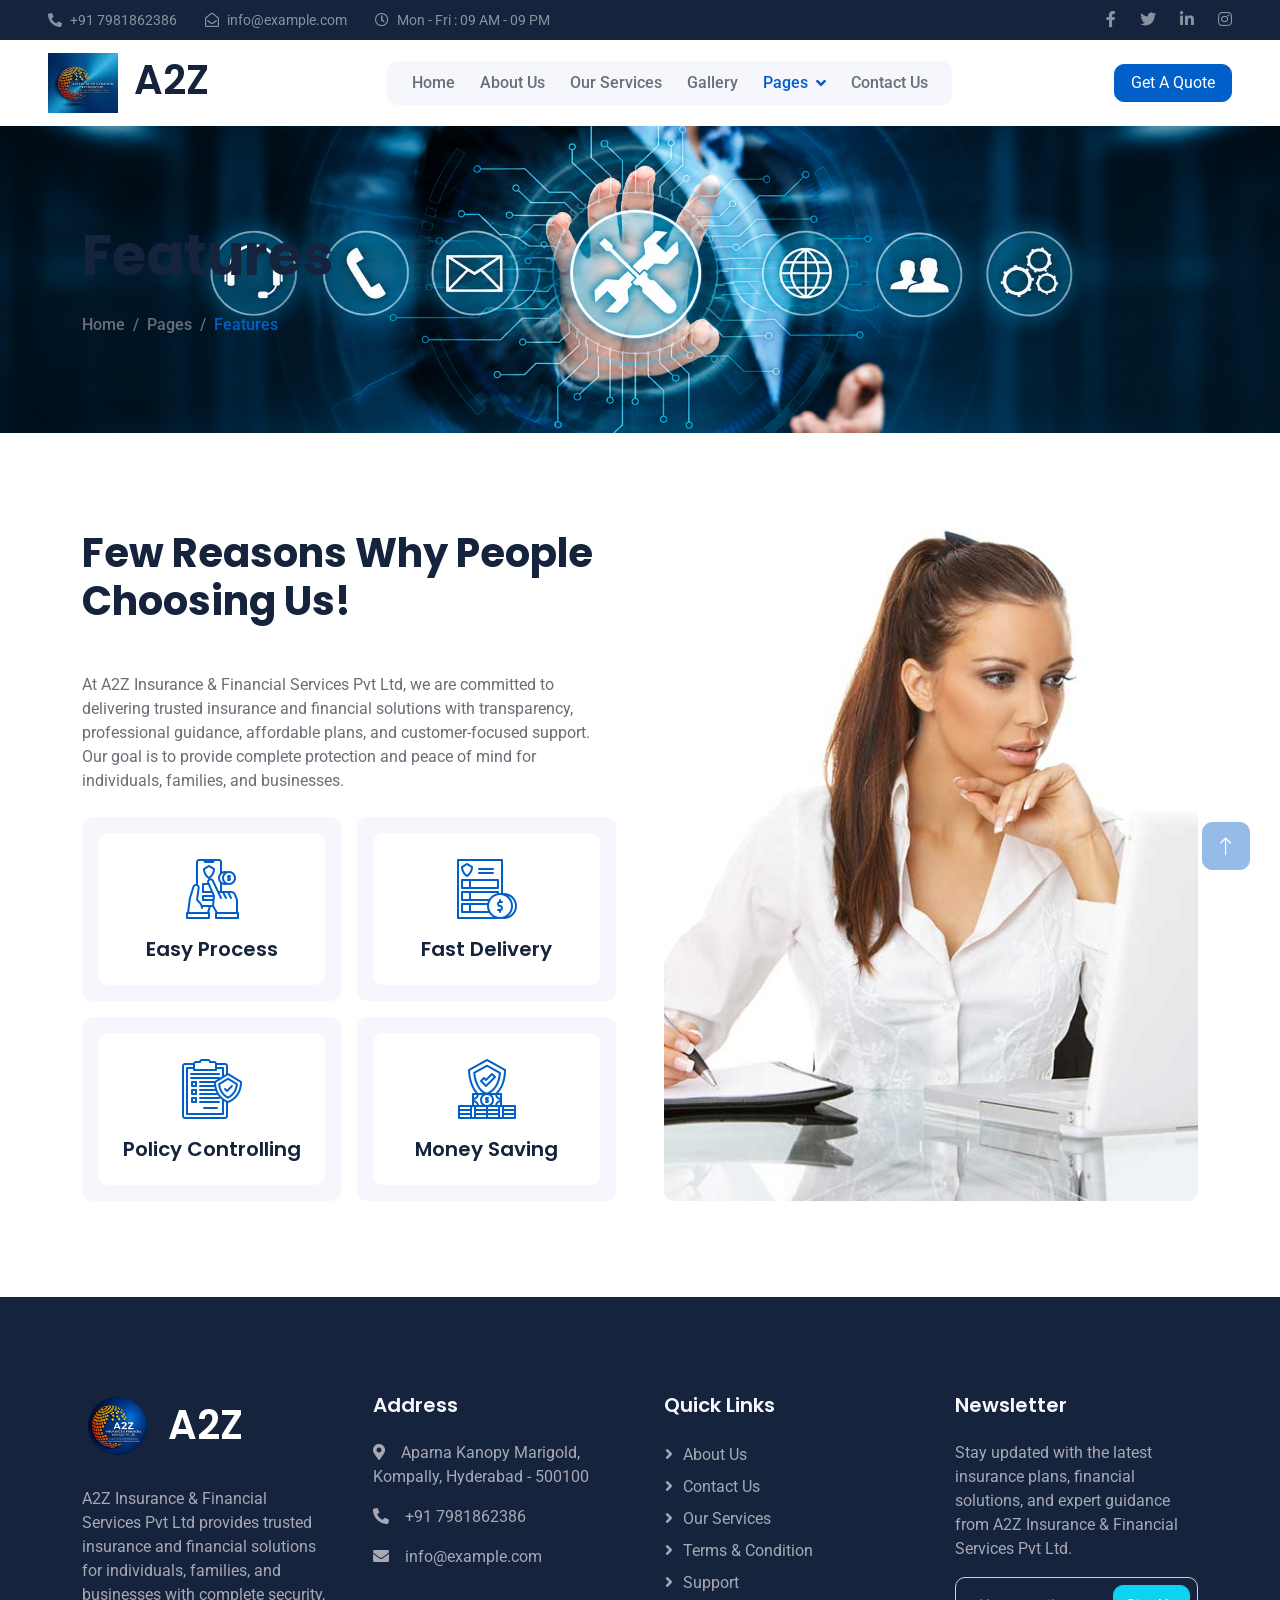
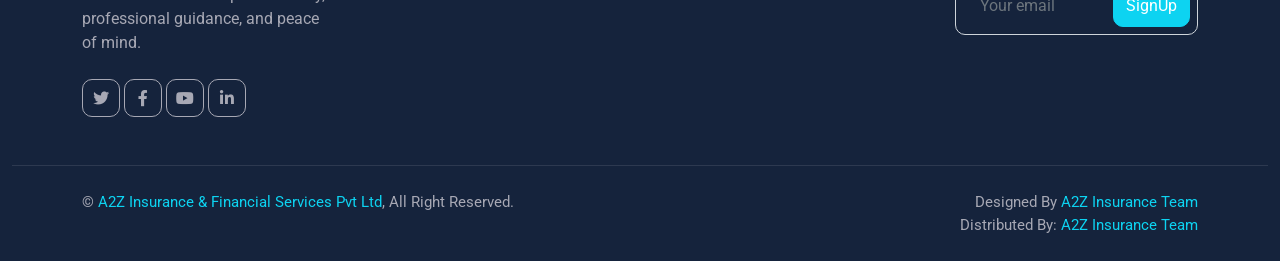
<file: insure-1.0.0/insure-1.0.0/feature.html>
<!DOCTYPE html>
<html lang="en">
  <head>
    <meta charset="utf-8" />
    <title>Insure - Insurance HTML Template</title>
    <meta content="width=device-width, initial-scale=1.0" name="viewport" />
    <meta content="" name="keywords" />
    <meta content="" name="description" />

    <!-- Favicon -->
    <link href="img/favicon.ico" rel="icon" />

    <!-- Google Web Fonts -->
    <link rel="preconnect" href="https://fonts.googleapis.com" />
    <link rel="preconnect" href="https://fonts.gstatic.com" crossorigin />
    <link
      href="https://fonts.googleapis.com/css2?family=Roboto:wght@400;500&family=Poppins:wght@600;700&display=swap"
      rel="stylesheet"
    />

    <!-- Icon Font Stylesheet -->
    <link
      href="https://cdnjs.cloudflare.com/ajax/libs/font-awesome/5.10.0/css/all.min.css"
      rel="stylesheet"
    />
    <link
      href="https://cdn.jsdelivr.net/npm/bootstrap-icons@1.4.1/font/bootstrap-icons.css"
      rel="stylesheet"
    />

    <!-- Libraries Stylesheet -->
    <link href="lib/animate/animate.min.css" rel="stylesheet" />
    <link href="lib/owlcarousel/assets/owl.carousel.min.css" rel="stylesheet" />

    <!-- Customized Bootstrap Stylesheet -->
    <link href="css/bootstrap.min.css" rel="stylesheet" />

    <!-- Template Stylesheet -->
    <link href="css/style.css" rel="stylesheet" />

    <style>
      /* BUTTON JUMP ANIMATION */

.quote-btn{
    animation: jump 2s infinite;
}

@keyframes jump{

    0%{
        transform: translateY(0);
    }

    50%{
        transform: translateY(-8px);
    }

    100%{
        transform: translateY(0);
    }

}
    </style>
  </head>

  <body>
    <!-- Spinner Start -->
    <div
      id="spinner"
      class="show bg-white position-fixed translate-middle w-100 vh-100 top-50 start-50 d-flex align-items-center justify-content-center"
    >
      <div class="spinner-grow text-primary" role="status"></div>
    </div>
    <!-- Spinner End -->

    <!-- Topbar Start -->
    <div
      class="container-fluid bg-dark text-white-50 py-2 px-0 d-none d-lg-block"
    >
      <div class="row gx-0 align-items-center">
        <div class="col-lg-7 px-5 text-start">
          <div class="h-100 d-inline-flex align-items-center me-4">
            <small class="fa fa-phone-alt me-2"></small>
            <small>+91 7981862386</small>
          </div>
          <div class="h-100 d-inline-flex align-items-center me-4">
            <small class="far fa-envelope-open me-2"></small>
            <small>info@example.com</small>
          </div>
          <div class="h-100 d-inline-flex align-items-center me-4">
            <small class="far fa-clock me-2"></small>
            <small>Mon - Fri : 09 AM - 09 PM</small>
          </div>
        </div>
        <div class="col-lg-5 px-5 text-end">
          <div class="h-100 d-inline-flex align-items-center">
            <a class="text-white-50 ms-4" href=""
              ><i class="fab fa-facebook-f"></i
            ></a>
            <a class="text-white-50 ms-4" href=""
              ><i class="fab fa-twitter"></i
            ></a>
            <a class="text-white-50 ms-4" href=""
              ><i class="fab fa-linkedin-in"></i
            ></a>
            <a class="text-white-50 ms-4" href=""
              ><i class="fab fa-instagram"></i
            ></a>
          </div>
        </div>
      </div>
    </div>
    <!-- Topbar End -->

    <!-- Navbar Start -->
    <nav
      class="navbar navbar-expand-lg bg-white navbar-light sticky-top px-4 px-lg-5"
    >
      <a href="index.html" class="navbar-brand d-flex align-items-center">
        <h1 class="m-0">
          <img
            class="img-fluid me-3"
            src="img/icon/logo.jpg"
            alt=""
            width="70"
          />A2Z
        </h1>
      </a>
      <button
        type="button"
        class="navbar-toggler"
        data-bs-toggle="collapse"
        data-bs-target="#navbarCollapse"
      >
        <span class="navbar-toggler-icon"></span>
      </button>
      <div class="collapse navbar-collapse" id="navbarCollapse">
        <div class="navbar-nav mx-auto bg-light rounded pe-4 py-3 py-lg-0">
          <a href="index.html" class="nav-item nav-link">Home</a>
          <a href="about.html" class="nav-item nav-link">About Us</a>
          <a href="service.html" class="nav-item nav-link">Our Services</a>
          <a href="gallery.html" class="nav-item nav-link">Gallery</a>
          <div class="nav-item dropdown">
            <a
              href="#"
              class="nav-link dropdown-toggle active"
              data-bs-toggle="dropdown"
              >Pages</a
            >
            <div class="dropdown-menu bg-light border-0 m-0">
              <a href="feature.html" class="dropdown-item active">Features</a>
              <a href="appointment.html" class="dropdown-item">Appointment</a>
              <a href="team.html" class="dropdown-item">Team Members</a>
              <a href="testimonial.html" class="dropdown-item">Testimonial</a>
              <a href="404.html" class="dropdown-item">404 Page</a>
            </div>
          </div>
          <a href="contact.html" class="nav-item nav-link">Contact Us</a>
        </div>
      </div>
      <a href="contact.html"
   class="btn btn-primary px-3 d-none d-lg-block quote-btn">

   Get A Quote

</a>
    </nav>
    <!-- Navbar End -->

    <!-- Page Header Start -->
    <div
      class="container-fluid page-header py-5 mb-5 wow fadeIn"
      data-wow-delay="0.1s"
    >
      <div class="container py-5">
        <h1 class="display-4 animated slideInDown mb-4">Features</h1>
        <nav aria-label="breadcrumb animated slideInDown">
          <ol class="breadcrumb mb-0">
            <li class="breadcrumb-item"><a href="#">Home</a></li>
            <li class="breadcrumb-item"><a href="#">Pages</a></li>
            <li class="breadcrumb-item active" aria-current="page">Features</li>
          </ol>
        </nav>
      </div>
    </div>
    <!-- Page Header End -->

    <!-- Features Start -->
    <div class="container-xxl py-5">
      <div class="container">
        <div class="row g-5">
          <div class="col-lg-6 wow fadeInUp" data-wow-delay="0.1s">
            <h1 class="display-6 mb-5">Few Reasons Why People Choosing Us!</h1>
            <p class="mb-4">
              At A2Z Insurance & Financial Services Pvt Ltd, we are committed to delivering trusted insurance and financial solutions with transparency, professional guidance, affordable plans, and customer-focused support. Our goal is to provide complete protection and peace of mind for individuals, families, and businesses.
            </p>
            <div class="row g-3">
              <div class="col-sm-6 wow fadeIn" data-wow-delay="0.1s">
                <div class="bg-light rounded h-100 p-3">
                  <div
                    class="bg-white d-flex flex-column justify-content-center text-center rounded h-100 py-4 px-3"
                  >
                    <img
                      class="align-self-center mb-3"
                      src="img/icon/icon-06-primary.png"
                      alt=""
                    />
                    <h5 class="mb-0">Easy Process</h5>
                  </div>
                </div>
              </div>
              <div class="col-sm-6 wow fadeIn" data-wow-delay="0.2s">
                <div class="bg-light rounded h-100 p-3">
                  <div
                    class="bg-white d-flex flex-column justify-content-center text-center rounded py-4 px-3"
                  >
                    <img
                      class="align-self-center mb-3"
                      src="img/icon/icon-03-primary.png"
                      alt=""
                    />
                    <h5 class="mb-0">Fast Delivery</h5>
                  </div>
                </div>
              </div>
              <div class="col-sm-6 wow fadeIn" data-wow-delay="0.3s">
                <div class="bg-light rounded h-100 p-3">
                  <div
                    class="bg-white d-flex flex-column justify-content-center text-center rounded py-4 px-3"
                  >
                    <img
                      class="align-self-center mb-3"
                      src="img/icon/icon-04-primary.png"
                      alt=""
                    />
                    <h5 class="mb-0">Policy Controlling</h5>
                  </div>
                </div>
              </div>
              <div class="col-sm-6 wow fadeIn" data-wow-delay="0.4s">
                <div class="bg-light rounded h-100 p-3">
                  <div
                    class="bg-white d-flex flex-column justify-content-center text-center rounded h-100 py-4 px-3"
                  >
                    <img
                      class="align-self-center mb-3"
                      src="img/icon/icon-07-primary.png"
                      alt=""
                    />
                    <h5 class="mb-0">Money Saving</h5>
                  </div>
                </div>
              </div>
            </div>
          </div>
          <div class="col-lg-6 wow fadeInUp" data-wow-delay="0.5s">
            <div
              class="position-relative rounded overflow-hidden h-100"
              style="min-height: 400px"
            >
              <img
                class="position-absolute w-100 h-100"
                src="img/feature.jpg"
                alt=""
                style="object-fit: cover"
              />
            </div>
          </div>
        </div>
      </div>
    </div>
    <!-- Features End -->

    <!-- Footer Start -->
    <div
      class="container-fluid bg-dark footer mt-5 pt-5 wow fadeIn"
      data-wow-delay="0.1s"
    >
      <div class="container py-5">
        <div class="row g-5">
          <div class="col-lg-3 col-md-6">
            <h1 class="text-white mb-4">
              <img
                class="img-fluid me-3"
                src="img/icon/logo_a2z.png"
                alt=""
                width="70"
              />A2Z
            </h1>
            <p>
                A2Z Insurance & Financial Services Pvt Ltd provides trusted insurance 
        and financial solutions for individuals, families, and businesses 
        with complete security, professional guidance, and peace of mind.
            </p>
            <div class="d-flex pt-2">
              <a class="btn btn-square me-1" href=""
                ><i class="fab fa-twitter"></i
              ></a>
              <a class="btn btn-square me-1" href=""
                ><i class="fab fa-facebook-f"></i
              ></a>
              <a class="btn btn-square me-1" href=""
                ><i class="fab fa-youtube"></i
              ></a>
              <a class="btn btn-square me-0" href=""
                ><i class="fab fa-linkedin-in"></i
              ></a>
            </div>
          </div>
          <div class="col-lg-3 col-md-6">
            <h5 class="text-light mb-4">Address</h5>
            <p>
              <i class="fa fa-map-marker-alt me-3"></i>Aparna Kanopy Marigold, Kompally, Hyderabad - 500100
            </p>
            <p><i class="fa fa-phone-alt me-3"></i>+91 7981862386</p>
            <p><i class="fa fa-envelope me-3"></i>info@example.com</p>
          </div>
          <div class="col-lg-3 col-md-6">
            <h5 class="text-light mb-4">Quick Links</h5>
            <a class="btn btn-link" href="">About Us</a>
            <a class="btn btn-link" href="">Contact Us</a>
            <a class="btn btn-link" href="">Our Services</a>
            <a class="btn btn-link" href="">Terms & Condition</a>
            <a class="btn btn-link" href="">Support</a>
          </div>
          <div class="col-lg-3 col-md-6">
            <h5 class="text-light mb-4">Newsletter</h5>
            <p>Stay updated with the latest insurance plans, financial solutions, 
and expert guidance from A2Z Insurance & Financial Services Pvt Ltd.</p>
            <div class="position-relative mx-auto" style="max-width: 400px">
              <input
                class="form-control bg-transparent w-100 py-3 ps-4 pe-5"
                type="text"
                placeholder="Your email"
              />
              <button
                type="button"
                class="btn btn-secondary py-2 position-absolute top-0 end-0 mt-2 me-2"
              >
                SignUp
              </button>
            </div>
          </div>
        </div>
      </div>
      <div class="container-fluid copyright">
        <div class="container">
          <div class="row">
            <div class="col-md-6 text-center text-md-start mb-3 mb-md-0">
              &copy; <a href="#">A2Z Insurance & Financial Services Pvt Ltd</a>, All Right Reserved.
            </div>
            <div class="col-md-6 text-center text-md-end">
              <!--/*** This template is free as long as you keep the footer author’s credit link/attribution link/backlink. If you'd like to use the template without the footer author’s credit link/attribution link/backlink, you can purchase the Credit Removal License from "https://htmlcodex.com/credit-removal". Thank you for your support. ***/-->
              Designed By <a href="#"> A2Z Insurance Team</a>
              <br />Distributed By:
              <a href="https://themewagon.com" target="_blank">A2Z Insurance Team</a>
            </div>
          </div>
        </div>
      </div>
    </div>
    <!-- Footer End -->

    <!-- Back to Top -->
    <a href="#" class="btn btn-lg btn-primary btn-lg-square back-to-top"
      ><i class="bi bi-arrow-up"></i
    ></a>

    <!-- JavaScript Libraries -->
    <script src="https://code.jquery.com/jquery-3.4.1.min.js"></script>
    <script src="https://cdn.jsdelivr.net/npm/bootstrap@5.0.0/dist/js/bootstrap.bundle.min.js"></script>
    <script src="lib/wow/wow.min.js"></script>
    <script src="lib/easing/easing.min.js"></script>
    <script src="lib/waypoints/waypoints.min.js"></script>
    <script src="lib/owlcarousel/owl.carousel.min.js"></script>
    <script src="lib/counterup/counterup.min.js"></script>

    <!-- Template Javascript -->
    <script src="js/main.js"></script>
  </body>
</html>
</file>
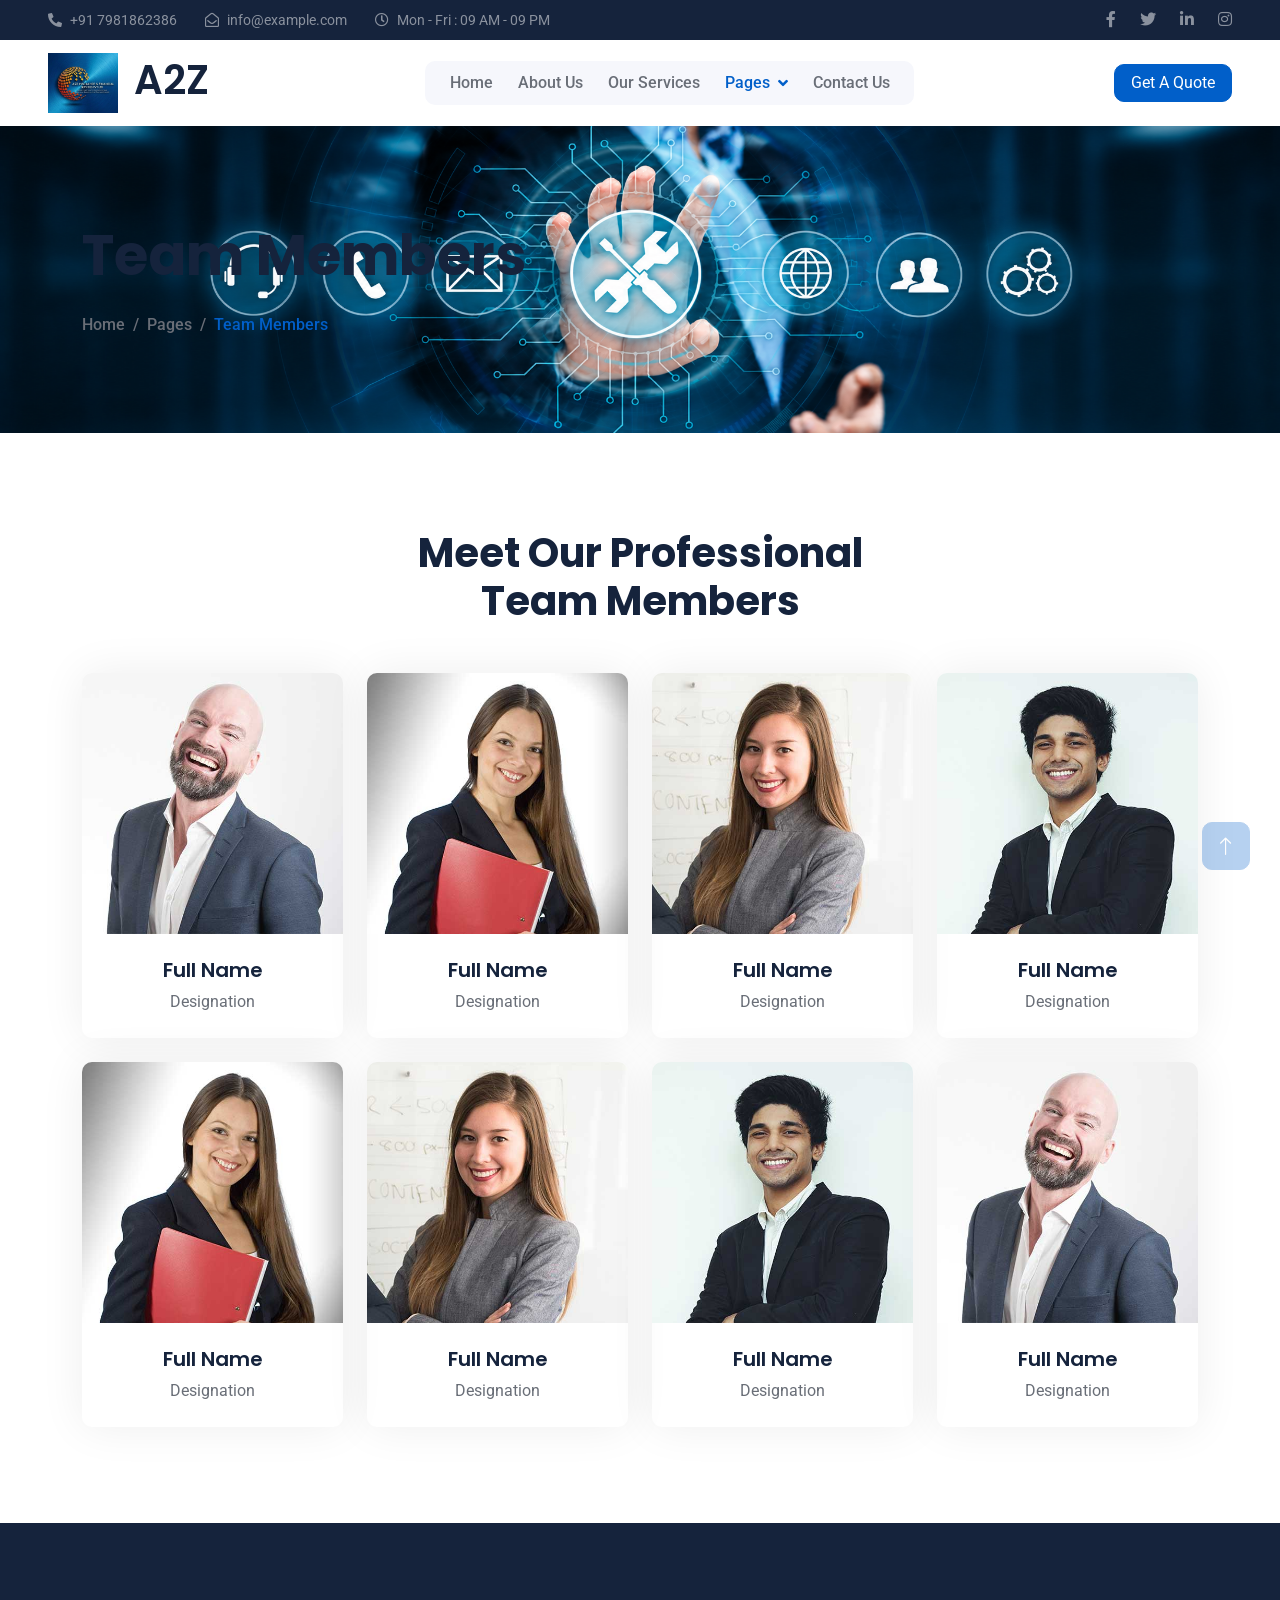
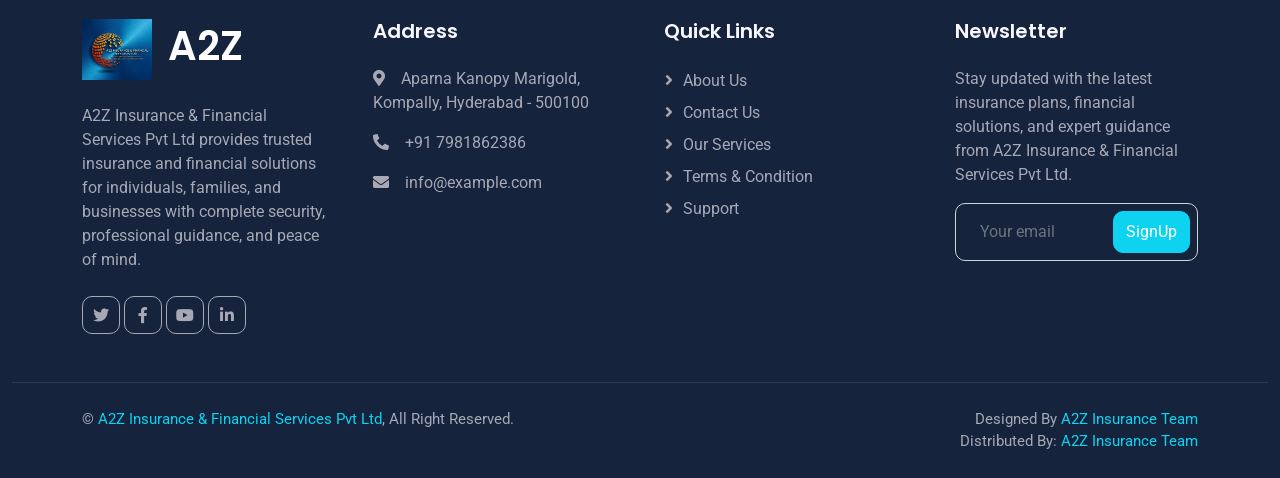
<file: insure-1.0.0/insure-1.0.0/team.html>
<!DOCTYPE html>
<html lang="en">
  <head>
    <meta charset="utf-8" />
    <title>Insure - Insurance HTML Template</title>
    <meta content="width=device-width, initial-scale=1.0" name="viewport" />
    <meta content="" name="keywords" />
    <meta content="" name="description" />

    <!-- Favicon -->
    <link href="img/favicon.ico" rel="icon" />

    <!-- Google Web Fonts -->
    <link rel="preconnect" href="https://fonts.googleapis.com" />
    <link rel="preconnect" href="https://fonts.gstatic.com" crossorigin />
    <link
      href="https://fonts.googleapis.com/css2?family=Roboto:wght@400;500&family=Poppins:wght@600;700&display=swap"
      rel="stylesheet"
    />

    <!-- Icon Font Stylesheet -->
    <link
      href="https://cdnjs.cloudflare.com/ajax/libs/font-awesome/5.10.0/css/all.min.css"
      rel="stylesheet"
    />
    <link
      href="https://cdn.jsdelivr.net/npm/bootstrap-icons@1.4.1/font/bootstrap-icons.css"
      rel="stylesheet"
    />

    <!-- Libraries Stylesheet -->
    <link href="lib/animate/animate.min.css" rel="stylesheet" />
    <link href="lib/owlcarousel/assets/owl.carousel.min.css" rel="stylesheet" />

    <!-- Customized Bootstrap Stylesheet -->
    <link href="css/bootstrap.min.css" rel="stylesheet" />

    <!-- Template Stylesheet -->
    <link href="css/style.css" rel="stylesheet" />
  </head>

  <body>
    <!-- Spinner Start -->
    <div
      id="spinner"
      class="show bg-white position-fixed translate-middle w-100 vh-100 top-50 start-50 d-flex align-items-center justify-content-center"
    >
      <div class="spinner-grow text-primary" role="status"></div>
    </div>
    <!-- Spinner End -->

    <!-- Topbar Start -->
    <div
      class="container-fluid bg-dark text-white-50 py-2 px-0 d-none d-lg-block"
    >
      <div class="row gx-0 align-items-center">
        <div class="col-lg-7 px-5 text-start">
          <div class="h-100 d-inline-flex align-items-center me-4">
            <small class="fa fa-phone-alt me-2"></small>
            <small>+91 7981862386</small>
          </div>
          <div class="h-100 d-inline-flex align-items-center me-4">
            <small class="far fa-envelope-open me-2"></small>
            <small>info@example.com</small>
          </div>
          <div class="h-100 d-inline-flex align-items-center me-4">
            <small class="far fa-clock me-2"></small>
            <small>Mon - Fri : 09 AM - 09 PM</small>
          </div>
        </div>
        <div class="col-lg-5 px-5 text-end">
          <div class="h-100 d-inline-flex align-items-center">
            <a class="text-white-50 ms-4" href=""
              ><i class="fab fa-facebook-f"></i
            ></a>
            <a class="text-white-50 ms-4" href=""
              ><i class="fab fa-twitter"></i
            ></a>
            <a class="text-white-50 ms-4" href=""
              ><i class="fab fa-linkedin-in"></i
            ></a>
            <a class="text-white-50 ms-4" href=""
              ><i class="fab fa-instagram"></i
            ></a>
          </div>
        </div>
      </div>
    </div>
    <!-- Topbar End -->

    <!-- Navbar Start -->
    <nav
      class="navbar navbar-expand-lg bg-white navbar-light sticky-top px-4 px-lg-5"
    >
      <a href="index.html" class="navbar-brand d-flex align-items-center">
        <h1 class="m-0">
          <img
            class="img-fluid me-3"
            src="img/icon/logo.jpg"
            alt=""
            width="70"
          />A2Z
        </h1>
      </a>
      <button
        type="button"
        class="navbar-toggler"
        data-bs-toggle="collapse"
        data-bs-target="#navbarCollapse"
      >
        <span class="navbar-toggler-icon"></span>
      </button>
      <div class="collapse navbar-collapse" id="navbarCollapse">
        <div class="navbar-nav mx-auto bg-light rounded pe-4 py-3 py-lg-0">
          <a href="index.html" class="nav-item nav-link">Home</a>
          <a href="about.html" class="nav-item nav-link">About Us</a>
          <a href="service.html" class="nav-item nav-link">Our Services</a>
          <div class="nav-item dropdown">
            <a
              href="#"
              class="nav-link dropdown-toggle active"
              data-bs-toggle="dropdown"
              >Pages</a
            >
            <div class="dropdown-menu bg-light border-0 m-0">
              <a href="feature.html" class="dropdown-item">Features</a>
              <a href="appointment.html" class="dropdown-item">Appointment</a>
              <a href="team.html" class="dropdown-item active">Team Members</a>
              <a href="testimonial.html" class="dropdown-item">Testimonial</a>
              <a href="404.html" class="dropdown-item">404 Page</a>
            </div>
          </div>
          <a href="contact.html" class="nav-item nav-link">Contact Us</a>
        </div>
      </div>
      <a href="" class="btn btn-primary px-3 d-none d-lg-block">Get A Quote</a>
    </nav>
    <!-- Navbar End -->

    <!-- Page Header Start -->
    <div
      class="container-fluid page-header py-5 mb-5 wow fadeIn"
      data-wow-delay="0.1s"
    >
      <div class="container py-5">
        <h1 class="display-4 animated slideInDown mb-4">Team Members</h1>
        <nav aria-label="breadcrumb animated slideInDown">
          <ol class="breadcrumb mb-0">
            <li class="breadcrumb-item"><a href="#">Home</a></li>
            <li class="breadcrumb-item"><a href="#">Pages</a></li>
            <li class="breadcrumb-item active" aria-current="page">
              Team Members
            </li>
          </ol>
        </nav>
      </div>
    </div>
    <!-- Page Header End -->

    <!-- Team Start -->
    <div class="container-xxl py-5">
      <div class="container">
        <div class="text-center mx-auto" style="max-width: 500px">
          <h1 class="display-6 mb-5">Meet Our Professional Team Members</h1>
        </div>
        <div class="row g-4">
          <div class="col-lg-3 col-md-6 wow fadeInUp" data-wow-delay="0.1s">
            <div class="team-item rounded">
              <img class="img-fluid" src="img/team-1.jpg" alt="" />
              <div class="text-center p-4">
                <h5>Full Name</h5>
                <span>Designation</span>
              </div>
              <div class="team-text text-center bg-white p-4">
                <h5>Full Name</h5>
                <p>Designation</p>
                <div class="d-flex justify-content-center">
                  <a class="btn btn-square btn-light m-1" href=""
                    ><i class="fab fa-twitter"></i
                  ></a>
                  <a class="btn btn-square btn-light m-1" href=""
                    ><i class="fab fa-facebook-f"></i
                  ></a>
                  <a class="btn btn-square btn-light m-1" href=""
                    ><i class="fab fa-youtube"></i
                  ></a>
                  <a class="btn btn-square btn-light m-1" href=""
                    ><i class="fab fa-linkedin-in"></i
                  ></a>
                </div>
              </div>
            </div>
          </div>
          <div class="col-lg-3 col-md-6 wow fadeInUp" data-wow-delay="0.3s">
            <div class="team-item rounded">
              <img class="img-fluid" src="img/team-2.jpg" alt="" />
              <div class="text-center p-4">
                <h5>Full Name</h5>
                <span>Designation</span>
              </div>
              <div class="team-text text-center bg-white p-4">
                <h5>Full Name</h5>
                <p>Designation</p>
                <div class="d-flex justify-content-center">
                  <a class="btn btn-square btn-light m-1" href=""
                    ><i class="fab fa-twitter"></i
                  ></a>
                  <a class="btn btn-square btn-light m-1" href=""
                    ><i class="fab fa-facebook-f"></i
                  ></a>
                  <a class="btn btn-square btn-light m-1" href=""
                    ><i class="fab fa-youtube"></i
                  ></a>
                  <a class="btn btn-square btn-light m-1" href=""
                    ><i class="fab fa-linkedin-in"></i
                  ></a>
                </div>
              </div>
            </div>
          </div>
          <div class="col-lg-3 col-md-6 wow fadeInUp" data-wow-delay="0.5s">
            <div class="team-item rounded">
              <img class="img-fluid" src="img/team-3.jpg" alt="" />
              <div class="text-center p-4">
                <h5>Full Name</h5>
                <span>Designation</span>
              </div>
              <div class="team-text text-center bg-white p-4">
                <h5>Full Name</h5>
                <p>Designation</p>
                <div class="d-flex justify-content-center">
                  <a class="btn btn-square btn-light m-1" href=""
                    ><i class="fab fa-twitter"></i
                  ></a>
                  <a class="btn btn-square btn-light m-1" href=""
                    ><i class="fab fa-facebook-f"></i
                  ></a>
                  <a class="btn btn-square btn-light m-1" href=""
                    ><i class="fab fa-youtube"></i
                  ></a>
                  <a class="btn btn-square btn-light m-1" href=""
                    ><i class="fab fa-linkedin-in"></i
                  ></a>
                </div>
              </div>
            </div>
          </div>
          <div class="col-lg-3 col-md-6 wow fadeInUp" data-wow-delay="0.7s">
            <div class="team-item rounded">
              <img class="img-fluid" src="img/team-4.jpg" alt="" />
              <div class="text-center p-4">
                <h5>Full Name</h5>
                <span>Designation</span>
              </div>
              <div class="team-text text-center bg-white p-4">
                <h5>Full Name</h5>
                <p>Designation</p>
                <div class="d-flex justify-content-center">
                  <a class="btn btn-square btn-light m-1" href=""
                    ><i class="fab fa-twitter"></i
                  ></a>
                  <a class="btn btn-square btn-light m-1" href=""
                    ><i class="fab fa-facebook-f"></i
                  ></a>
                  <a class="btn btn-square btn-light m-1" href=""
                    ><i class="fab fa-youtube"></i
                  ></a>
                  <a class="btn btn-square btn-light m-1" href=""
                    ><i class="fab fa-linkedin-in"></i
                  ></a>
                </div>
              </div>
            </div>
          </div>
          <div class="col-lg-3 col-md-6 wow fadeInUp" data-wow-delay="0.1s">
            <div class="team-item rounded">
              <img class="img-fluid" src="img/team-2.jpg" alt="" />
              <div class="text-center p-4">
                <h5>Full Name</h5>
                <span>Designation</span>
              </div>
              <div class="team-text text-center bg-white p-4">
                <h5>Full Name</h5>
                <p>Designation</p>
                <div class="d-flex justify-content-center">
                  <a class="btn btn-square btn-light m-1" href=""
                    ><i class="fab fa-twitter"></i
                  ></a>
                  <a class="btn btn-square btn-light m-1" href=""
                    ><i class="fab fa-facebook-f"></i
                  ></a>
                  <a class="btn btn-square btn-light m-1" href=""
                    ><i class="fab fa-youtube"></i
                  ></a>
                  <a class="btn btn-square btn-light m-1" href=""
                    ><i class="fab fa-linkedin-in"></i
                  ></a>
                </div>
              </div>
            </div>
          </div>
          <div class="col-lg-3 col-md-6 wow fadeInUp" data-wow-delay="0.3s">
            <div class="team-item rounded">
              <img class="img-fluid" src="img/team-3.jpg" alt="" />
              <div class="text-center p-4">
                <h5>Full Name</h5>
                <span>Designation</span>
              </div>
              <div class="team-text text-center bg-white p-4">
                <h5>Full Name</h5>
                <p>Designation</p>
                <div class="d-flex justify-content-center">
                  <a class="btn btn-square btn-light m-1" href=""
                    ><i class="fab fa-twitter"></i
                  ></a>
                  <a class="btn btn-square btn-light m-1" href=""
                    ><i class="fab fa-facebook-f"></i
                  ></a>
                  <a class="btn btn-square btn-light m-1" href=""
                    ><i class="fab fa-youtube"></i
                  ></a>
                  <a class="btn btn-square btn-light m-1" href=""
                    ><i class="fab fa-linkedin-in"></i
                  ></a>
                </div>
              </div>
            </div>
          </div>
          <div class="col-lg-3 col-md-6 wow fadeInUp" data-wow-delay="0.5s">
            <div class="team-item rounded">
              <img class="img-fluid" src="img/team-4.jpg" alt="" />
              <div class="text-center p-4">
                <h5>Full Name</h5>
                <span>Designation</span>
              </div>
              <div class="team-text text-center bg-white p-4">
                <h5>Full Name</h5>
                <p>Designation</p>
                <div class="d-flex justify-content-center">
                  <a class="btn btn-square btn-light m-1" href=""
                    ><i class="fab fa-twitter"></i
                  ></a>
                  <a class="btn btn-square btn-light m-1" href=""
                    ><i class="fab fa-facebook-f"></i
                  ></a>
                  <a class="btn btn-square btn-light m-1" href=""
                    ><i class="fab fa-youtube"></i
                  ></a>
                  <a class="btn btn-square btn-light m-1" href=""
                    ><i class="fab fa-linkedin-in"></i
                  ></a>
                </div>
              </div>
            </div>
          </div>
          <div class="col-lg-3 col-md-6 wow fadeInUp" data-wow-delay="0.7s">
            <div class="team-item rounded">
              <img class="img-fluid" src="img/team-1.jpg" alt="" />
              <div class="text-center p-4">
                <h5>Full Name</h5>
                <span>Designation</span>
              </div>
              <div class="team-text text-center bg-white p-4">
                <h5>Full Name</h5>
                <p>Designation</p>
                <div class="d-flex justify-content-center">
                  <a class="btn btn-square btn-light m-1" href=""
                    ><i class="fab fa-twitter"></i
                  ></a>
                  <a class="btn btn-square btn-light m-1" href=""
                    ><i class="fab fa-facebook-f"></i
                  ></a>
                  <a class="btn btn-square btn-light m-1" href=""
                    ><i class="fab fa-youtube"></i
                  ></a>
                  <a class="btn btn-square btn-light m-1" href=""
                    ><i class="fab fa-linkedin-in"></i
                  ></a>
                </div>
              </div>
            </div>
          </div>
        </div>
      </div>
    </div>
    <!-- Team End -->

    <!-- Footer Start -->
    <div
      class="container-fluid bg-dark footer mt-5 pt-5 wow fadeIn"
      data-wow-delay="0.1s"
    >
      <div class="container py-5">
        <div class="row g-5">
          <div class="col-lg-3 col-md-6">
            <h1 class="text-white mb-4">
              <img
                class="img-fluid me-3"
                src="img/icon/logo.jpg"
                alt=""
                width="70"
              />A2Z
            </h1>
            <p>
                A2Z Insurance & Financial Services Pvt Ltd provides trusted insurance 
        and financial solutions for individuals, families, and businesses 
        with complete security, professional guidance, and peace of mind.
            </p>
            <div class="d-flex pt-2">
              <a class="btn btn-square me-1" href=""
                ><i class="fab fa-twitter"></i
              ></a>
              <a class="btn btn-square me-1" href=""
                ><i class="fab fa-facebook-f"></i
              ></a>
              <a class="btn btn-square me-1" href=""
                ><i class="fab fa-youtube"></i
              ></a>
              <a class="btn btn-square me-0" href=""
                ><i class="fab fa-linkedin-in"></i
              ></a>
            </div>
          </div>
          <div class="col-lg-3 col-md-6">
            <h5 class="text-light mb-4">Address</h5>
            <p>
              <i class="fa fa-map-marker-alt me-3"></i>Aparna Kanopy Marigold, Kompally, Hyderabad - 500100
            </p>
            <p><i class="fa fa-phone-alt me-3"></i>+91 7981862386</p>
            <p><i class="fa fa-envelope me-3"></i>info@example.com</p>
          </div>
          <div class="col-lg-3 col-md-6">
            <h5 class="text-light mb-4">Quick Links</h5>
            <a class="btn btn-link" href="">About Us</a>
            <a class="btn btn-link" href="">Contact Us</a>
            <a class="btn btn-link" href="">Our Services</a>
            <a class="btn btn-link" href="">Terms & Condition</a>
            <a class="btn btn-link" href="">Support</a>
          </div>
          <div class="col-lg-3 col-md-6">
            <h5 class="text-light mb-4">Newsletter</h5>
            <p>Stay updated with the latest insurance plans, financial solutions, 
and expert guidance from A2Z Insurance & Financial Services Pvt Ltd.</p>
            <div class="position-relative mx-auto" style="max-width: 400px">
              <input
                class="form-control bg-transparent w-100 py-3 ps-4 pe-5"
                type="text"
                placeholder="Your email"
              />
              <button
                type="button"
                class="btn btn-secondary py-2 position-absolute top-0 end-0 mt-2 me-2"
              >
                SignUp
              </button>
            </div>
          </div>
        </div>
      </div>
      <div class="container-fluid copyright">
        <div class="container">
          <div class="row">
            <div class="col-md-6 text-center text-md-start mb-3 mb-md-0">
              &copy; <a href="#">A2Z Insurance & Financial Services Pvt Ltd</a>, All Right Reserved.
            </div>
            <div class="col-md-6 text-center text-md-end">
              <!--/*** This template is free as long as you keep the footer author’s credit link/attribution link/backlink. If you'd like to use the template without the footer author’s credit link/attribution link/backlink, you can purchase the Credit Removal License from "https://htmlcodex.com/credit-removal". Thank you for your support. ***/-->
              Designed By <a href="#"> A2Z Insurance Team</a>
              <br />Distributed By:
              <a href="https://themewagon.com" target="_blank">A2Z Insurance Team</a>
            </div>
          </div>
        </div>
      </div>
    </div>
    <!-- Footer End -->

    <!-- Back to Top -->
    <a href="#" class="btn btn-lg btn-primary btn-lg-square back-to-top"
      ><i class="bi bi-arrow-up"></i
    ></a>

    <!-- JavaScript Libraries -->
    <script src="https://code.jquery.com/jquery-3.4.1.min.js"></script>
    <script src="https://cdn.jsdelivr.net/npm/bootstrap@5.0.0/dist/js/bootstrap.bundle.min.js"></script>
    <script src="lib/wow/wow.min.js"></script>
    <script src="lib/easing/easing.min.js"></script>
    <script src="lib/waypoints/waypoints.min.js"></script>
    <script src="lib/owlcarousel/owl.carousel.min.js"></script>
    <script src="lib/counterup/counterup.min.js"></script>

    <!-- Template Javascript -->
    <script src="js/main.js"></script>
  </body>
</html>
</file>
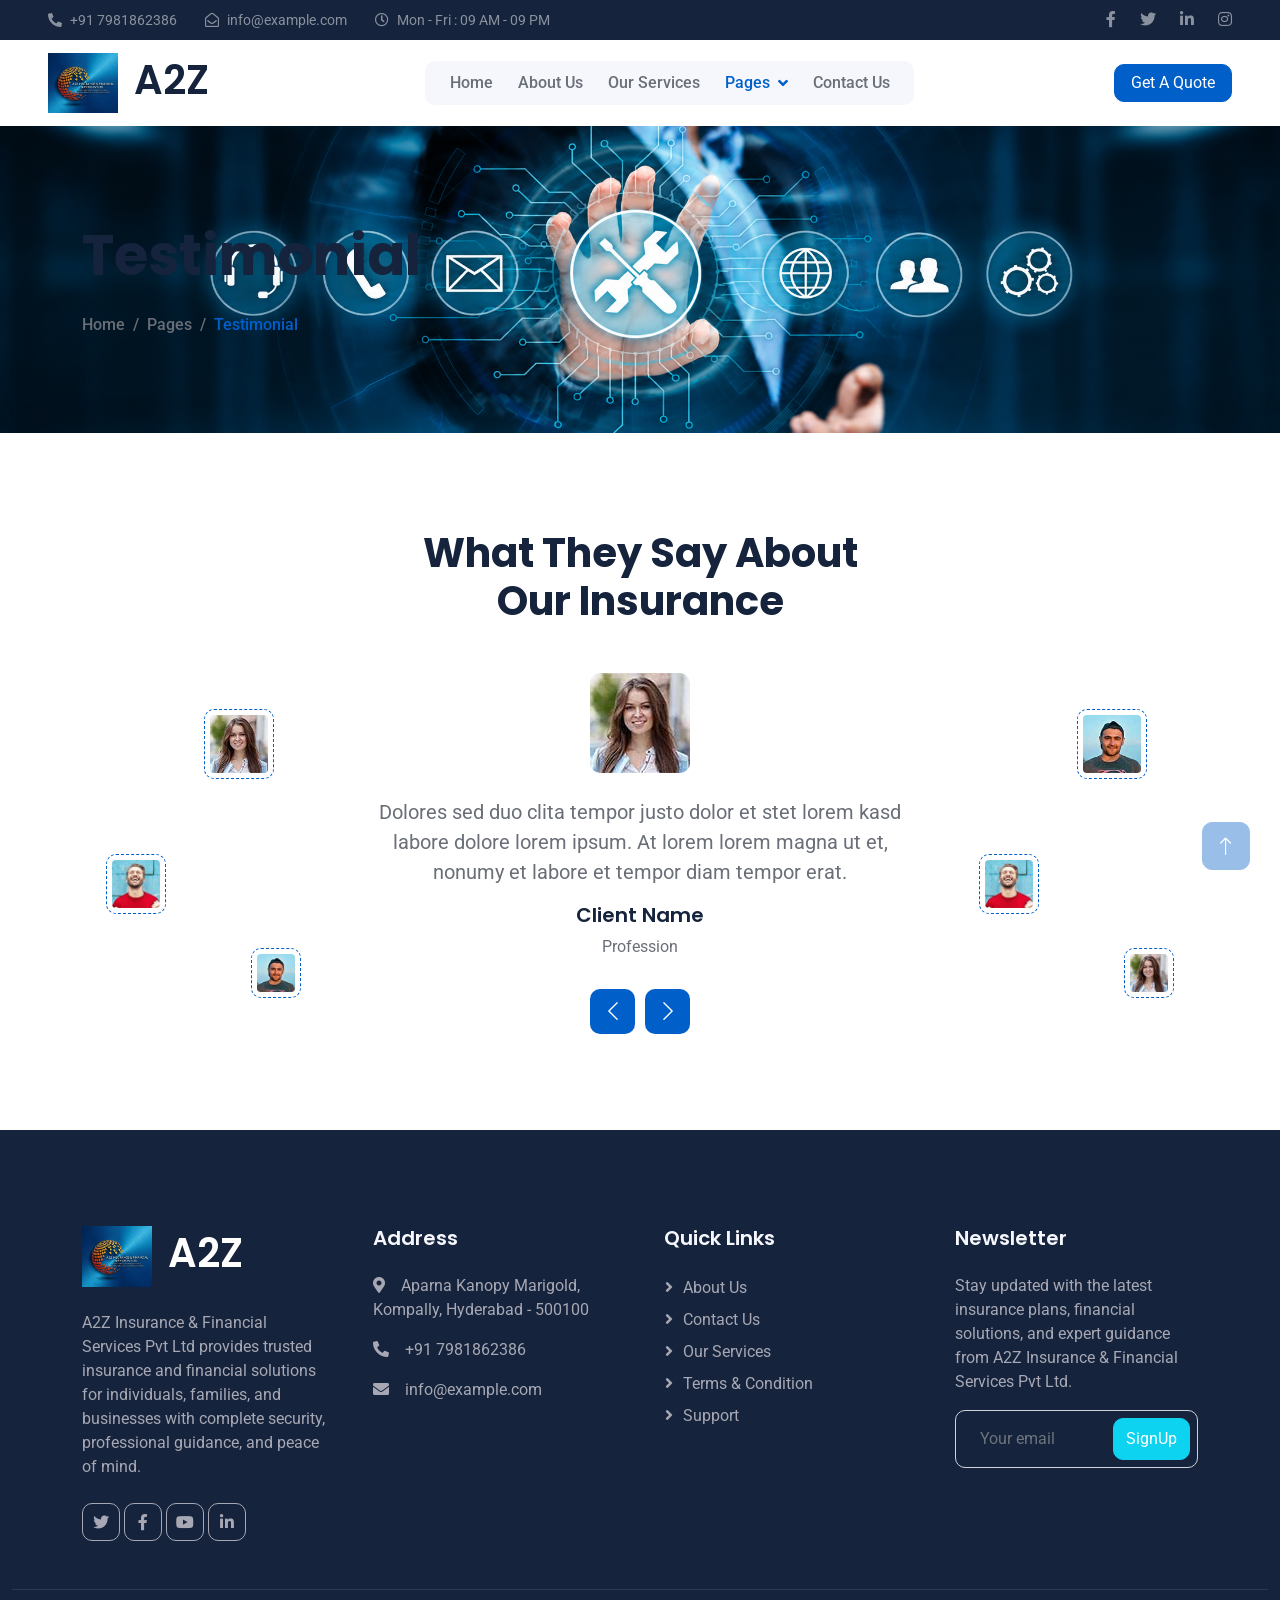
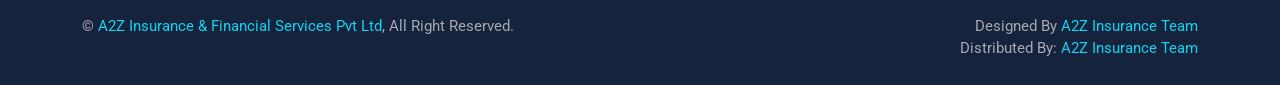
<file: insure-1.0.0/insure-1.0.0/testimonial.html>
<!DOCTYPE html>
<html lang="en">
  <head>
    <meta charset="utf-8" />
    <title>Insure - Insurance HTML Template</title>
    <meta content="width=device-width, initial-scale=1.0" name="viewport" />
    <meta content="" name="keywords" />
    <meta content="" name="description" />

    <!-- Favicon -->
    <link href="img/favicon.ico" rel="icon" />

    <!-- Google Web Fonts -->
    <link rel="preconnect" href="https://fonts.googleapis.com" />
    <link rel="preconnect" href="https://fonts.gstatic.com" crossorigin />
    <link
      href="https://fonts.googleapis.com/css2?family=Roboto:wght@400;500&family=Poppins:wght@600;700&display=swap"
      rel="stylesheet"
    />

    <!-- Icon Font Stylesheet -->
    <link
      href="https://cdnjs.cloudflare.com/ajax/libs/font-awesome/5.10.0/css/all.min.css"
      rel="stylesheet"
    />
    <link
      href="https://cdn.jsdelivr.net/npm/bootstrap-icons@1.4.1/font/bootstrap-icons.css"
      rel="stylesheet"
    />

    <!-- Libraries Stylesheet -->
    <link href="lib/animate/animate.min.css" rel="stylesheet" />
    <link href="lib/owlcarousel/assets/owl.carousel.min.css" rel="stylesheet" />

    <!-- Customized Bootstrap Stylesheet -->
    <link href="css/bootstrap.min.css" rel="stylesheet" />

    <!-- Template Stylesheet -->
    <link href="css/style.css" rel="stylesheet" />
  </head>

  <body>
    <!-- Spinner Start -->
    <div
      id="spinner"
      class="show bg-white position-fixed translate-middle w-100 vh-100 top-50 start-50 d-flex align-items-center justify-content-center"
    >
      <div class="spinner-grow text-primary" role="status"></div>
    </div>
    <!-- Spinner End -->

    <!-- Topbar Start -->
    <div
      class="container-fluid bg-dark text-white-50 py-2 px-0 d-none d-lg-block"
    >
      <div class="row gx-0 align-items-center">
        <div class="col-lg-7 px-5 text-start">
          <div class="h-100 d-inline-flex align-items-center me-4">
            <small class="fa fa-phone-alt me-2"></small>
            <small>+91 7981862386</small>
          </div>
          <div class="h-100 d-inline-flex align-items-center me-4">
            <small class="far fa-envelope-open me-2"></small>
            <small>info@example.com</small>
          </div>
          <div class="h-100 d-inline-flex align-items-center me-4">
            <small class="far fa-clock me-2"></small>
            <small>Mon - Fri : 09 AM - 09 PM</small>
          </div>
        </div>
        <div class="col-lg-5 px-5 text-end">
          <div class="h-100 d-inline-flex align-items-center">
            <a class="text-white-50 ms-4" href=""
              ><i class="fab fa-facebook-f"></i
            ></a>
            <a class="text-white-50 ms-4" href=""
              ><i class="fab fa-twitter"></i
            ></a>
            <a class="text-white-50 ms-4" href=""
              ><i class="fab fa-linkedin-in"></i
            ></a>
            <a class="text-white-50 ms-4" href=""
              ><i class="fab fa-instagram"></i
            ></a>
          </div>
        </div>
      </div>
    </div>
    <!-- Topbar End -->

    <!-- Navbar Start -->
    <nav
      class="navbar navbar-expand-lg bg-white navbar-light sticky-top px-4 px-lg-5"
    >
      <a href="index.html" class="navbar-brand d-flex align-items-center">
        <h1 class="m-0">
          <img
            class="img-fluid me-3"
            src="img/icon/logo.jpg"
            alt=""
            width="70"
          />A2Z
        </h1>
      </a>
      <button
        type="button"
        class="navbar-toggler"
        data-bs-toggle="collapse"
        data-bs-target="#navbarCollapse"
      >
        <span class="navbar-toggler-icon"></span>
      </button>
      <div class="collapse navbar-collapse" id="navbarCollapse">
        <div class="navbar-nav mx-auto bg-light rounded pe-4 py-3 py-lg-0">
          <a href="index.html" class="nav-item nav-link">Home</a>
          <a href="about.html" class="nav-item nav-link">About Us</a>
          <a href="service.html" class="nav-item nav-link">Our Services</a>
          <div class="nav-item dropdown">
            <a
              href="#"
              class="nav-link dropdown-toggle active"
              data-bs-toggle="dropdown"
              >Pages</a
            >
            <div class="dropdown-menu bg-light border-0 m-0">
              <a href="feature.html" class="dropdown-item">Features</a>
              <a href="appointment.html" class="dropdown-item">Appointment</a>
              <a href="team.html" class="dropdown-item">Team Members</a>
              <a href="testimonial.html" class="dropdown-item active"
                >Testimonial</a
              >
              <a href="404.html" class="dropdown-item">404 Page</a>
            </div>
          </div>
          <a href="contact.html" class="nav-item nav-link">Contact Us</a>
        </div>
      </div>
      <a href="" class="btn btn-primary px-3 d-none d-lg-block">Get A Quote</a>
    </nav>
    <!-- Navbar End -->

    <!-- Page Header Start -->
    <div
      class="container-fluid page-header py-5 mb-5 wow fadeIn"
      data-wow-delay="0.1s"
    >
      <div class="container py-5">
        <h1 class="display-4 animated slideInDown mb-4">Testimonial</h1>
        <nav aria-label="breadcrumb animated slideInDown">
          <ol class="breadcrumb mb-0">
            <li class="breadcrumb-item"><a href="#">Home</a></li>
            <li class="breadcrumb-item"><a href="#">Pages</a></li>
            <li class="breadcrumb-item active" aria-current="page">
              Testimonial
            </li>
          </ol>
        </nav>
      </div>
    </div>
    <!-- Page Header End -->

    <!-- Testimonial Start -->
    <div class="container-xxl py-5">
      <div class="container">
        <div class="text-center mx-auto" style="max-width: 500px">
          <h1 class="display-6 mb-5">What They Say About Our Insurance</h1>
        </div>
        <div class="row g-5">
          <div class="col-lg-3 d-none d-lg-block">
            <div class="testimonial-left h-100">
              <img
                class="img-fluid animated pulse infinite"
                src="img/testimonial-1.jpg"
                alt=""
              />
              <img
                class="img-fluid animated pulse infinite"
                src="img/testimonial-2.jpg"
                alt=""
              />
              <img
                class="img-fluid animated pulse infinite"
                src="img/testimonial-3.jpg"
                alt=""
              />
            </div>
          </div>
          <div class="col-lg-6 wow fadeIn" data-wow-delay="0.5s">
            <div class="owl-carousel testimonial-carousel">
              <div class="testimonial-item text-center">
                <img
                  class="img-fluid rounded mx-auto mb-4"
                  src="img/testimonial-1.jpg"
                  alt=""
                />
                <p class="fs-5">
                  Dolores sed duo clita tempor justo dolor et stet lorem kasd
                  labore dolore lorem ipsum. At lorem lorem magna ut et, nonumy
                  et labore et tempor diam tempor erat.
                </p>
                <h5>Client Name</h5>
                <span>Profession</span>
              </div>
              <div class="testimonial-item text-center">
                <img
                  class="img-fluid rounded mx-auto mb-4"
                  src="img/testimonial-2.jpg"
                  alt=""
                />
                <p class="fs-5">
                  Dolores sed duo clita tempor justo dolor et stet lorem kasd
                  labore dolore lorem ipsum. At lorem lorem magna ut et, nonumy
                  et labore et tempor diam tempor erat.
                </p>
                <h5>Client Name</h5>
                <span>Profession</span>
              </div>
              <div class="testimonial-item text-center">
                <img
                  class="img-fluid rounded mx-auto mb-4"
                  src="img/testimonial-3.jpg"
                  alt=""
                />
                <p class="fs-5">
                  Dolores sed duo clita tempor justo dolor et stet lorem kasd
                  labore dolore lorem ipsum. At lorem lorem magna ut et, nonumy
                  et labore et tempor diam tempor erat.
                </p>
                <h5>Client Name</h5>
                <span>Profession</span>
              </div>
            </div>
          </div>
          <div class="col-lg-3 d-none d-lg-block">
            <div class="testimonial-right h-100">
              <img
                class="img-fluid animated pulse infinite"
                src="img/testimonial-1.jpg"
                alt=""
              />
              <img
                class="img-fluid animated pulse infinite"
                src="img/testimonial-2.jpg"
                alt=""
              />
              <img
                class="img-fluid animated pulse infinite"
                src="img/testimonial-3.jpg"
                alt=""
              />
            </div>
          </div>
        </div>
      </div>
    </div>
    <!-- Testimonial End -->

    <!-- Footer Start -->
    <div
      class="container-fluid bg-dark footer mt-5 pt-5 wow fadeIn"
      data-wow-delay="0.1s"
    >
      <div class="container py-5">
        <div class="row g-5">
          <div class="col-lg-3 col-md-6">
            <h1 class="text-white mb-4">
              <img
                class="img-fluid me-3"
                src="img/icon/logo.jpg"
                alt=""
                width="70"
              />A2Z
            </h1>
            <p>
                A2Z Insurance & Financial Services Pvt Ltd provides trusted insurance 
        and financial solutions for individuals, families, and businesses 
        with complete security, professional guidance, and peace of mind.
            </p>
            <div class="d-flex pt-2">
              <a class="btn btn-square me-1" href=""
                ><i class="fab fa-twitter"></i
              ></a>
              <a class="btn btn-square me-1" href=""
                ><i class="fab fa-facebook-f"></i
              ></a>
              <a class="btn btn-square me-1" href=""
                ><i class="fab fa-youtube"></i
              ></a>
              <a class="btn btn-square me-0" href=""
                ><i class="fab fa-linkedin-in"></i
              ></a>
            </div>
          </div>
          <div class="col-lg-3 col-md-6">
            <h5 class="text-light mb-4">Address</h5>
            <p>
              <i class="fa fa-map-marker-alt me-3"></i>Aparna Kanopy Marigold, Kompally, Hyderabad - 500100
            </p>
            <p><i class="fa fa-phone-alt me-3"></i>+91 7981862386</p>
            <p><i class="fa fa-envelope me-3"></i>info@example.com</p>
          </div>
          <div class="col-lg-3 col-md-6">
            <h5 class="text-light mb-4">Quick Links</h5>
            <a class="btn btn-link" href="">About Us</a>
            <a class="btn btn-link" href="">Contact Us</a>
            <a class="btn btn-link" href="">Our Services</a>
            <a class="btn btn-link" href="">Terms & Condition</a>
            <a class="btn btn-link" href="">Support</a>
          </div>
          <div class="col-lg-3 col-md-6">
            <h5 class="text-light mb-4">Newsletter</h5>
            <p>Stay updated with the latest insurance plans, financial solutions, 
and expert guidance from A2Z Insurance & Financial Services Pvt Ltd.</p>
            <div class="position-relative mx-auto" style="max-width: 400px">
              <input
                class="form-control bg-transparent w-100 py-3 ps-4 pe-5"
                type="text"
                placeholder="Your email"
              />
              <button
                type="button"
                class="btn btn-secondary py-2 position-absolute top-0 end-0 mt-2 me-2"
              >
                SignUp
              </button>
            </div>
          </div>
        </div>
      </div>
      <div class="container-fluid copyright">
        <div class="container">
          <div class="row">
            <div class="col-md-6 text-center text-md-start mb-3 mb-md-0">
              &copy; <a href="#">A2Z Insurance & Financial Services Pvt Ltd</a>, All Right Reserved.
            </div>
            <div class="col-md-6 text-center text-md-end">
              <!--/*** This template is free as long as you keep the footer author’s credit link/attribution link/backlink. If you'd like to use the template without the footer author’s credit link/attribution link/backlink, you can purchase the Credit Removal License from "https://htmlcodex.com/credit-removal". Thank you for your support. ***/-->
              Designed By <a href="#"> A2Z Insurance Team</a>
              <br />Distributed By:
              <a href="https://themewagon.com" target="_blank">A2Z Insurance Team</a>
            </div>
          </div>
        </div>
      </div>
    </div>
    <!-- Footer End -->

    <!-- Back to Top -->
    <a href="#" class="btn btn-lg btn-primary btn-lg-square back-to-top"
      ><i class="bi bi-arrow-up"></i
    ></a>

    <!-- JavaScript Libraries -->
    <script src="https://code.jquery.com/jquery-3.4.1.min.js"></script>
    <script src="https://cdn.jsdelivr.net/npm/bootstrap@5.0.0/dist/js/bootstrap.bundle.min.js"></script>
    <script src="lib/wow/wow.min.js"></script>
    <script src="lib/easing/easing.min.js"></script>
    <script src="lib/waypoints/waypoints.min.js"></script>
    <script src="lib/owlcarousel/owl.carousel.min.js"></script>
    <script src="lib/counterup/counterup.min.js"></script>

    <!-- Template Javascript -->
    <script src="js/main.js"></script>
  </body>
</html>
</file>
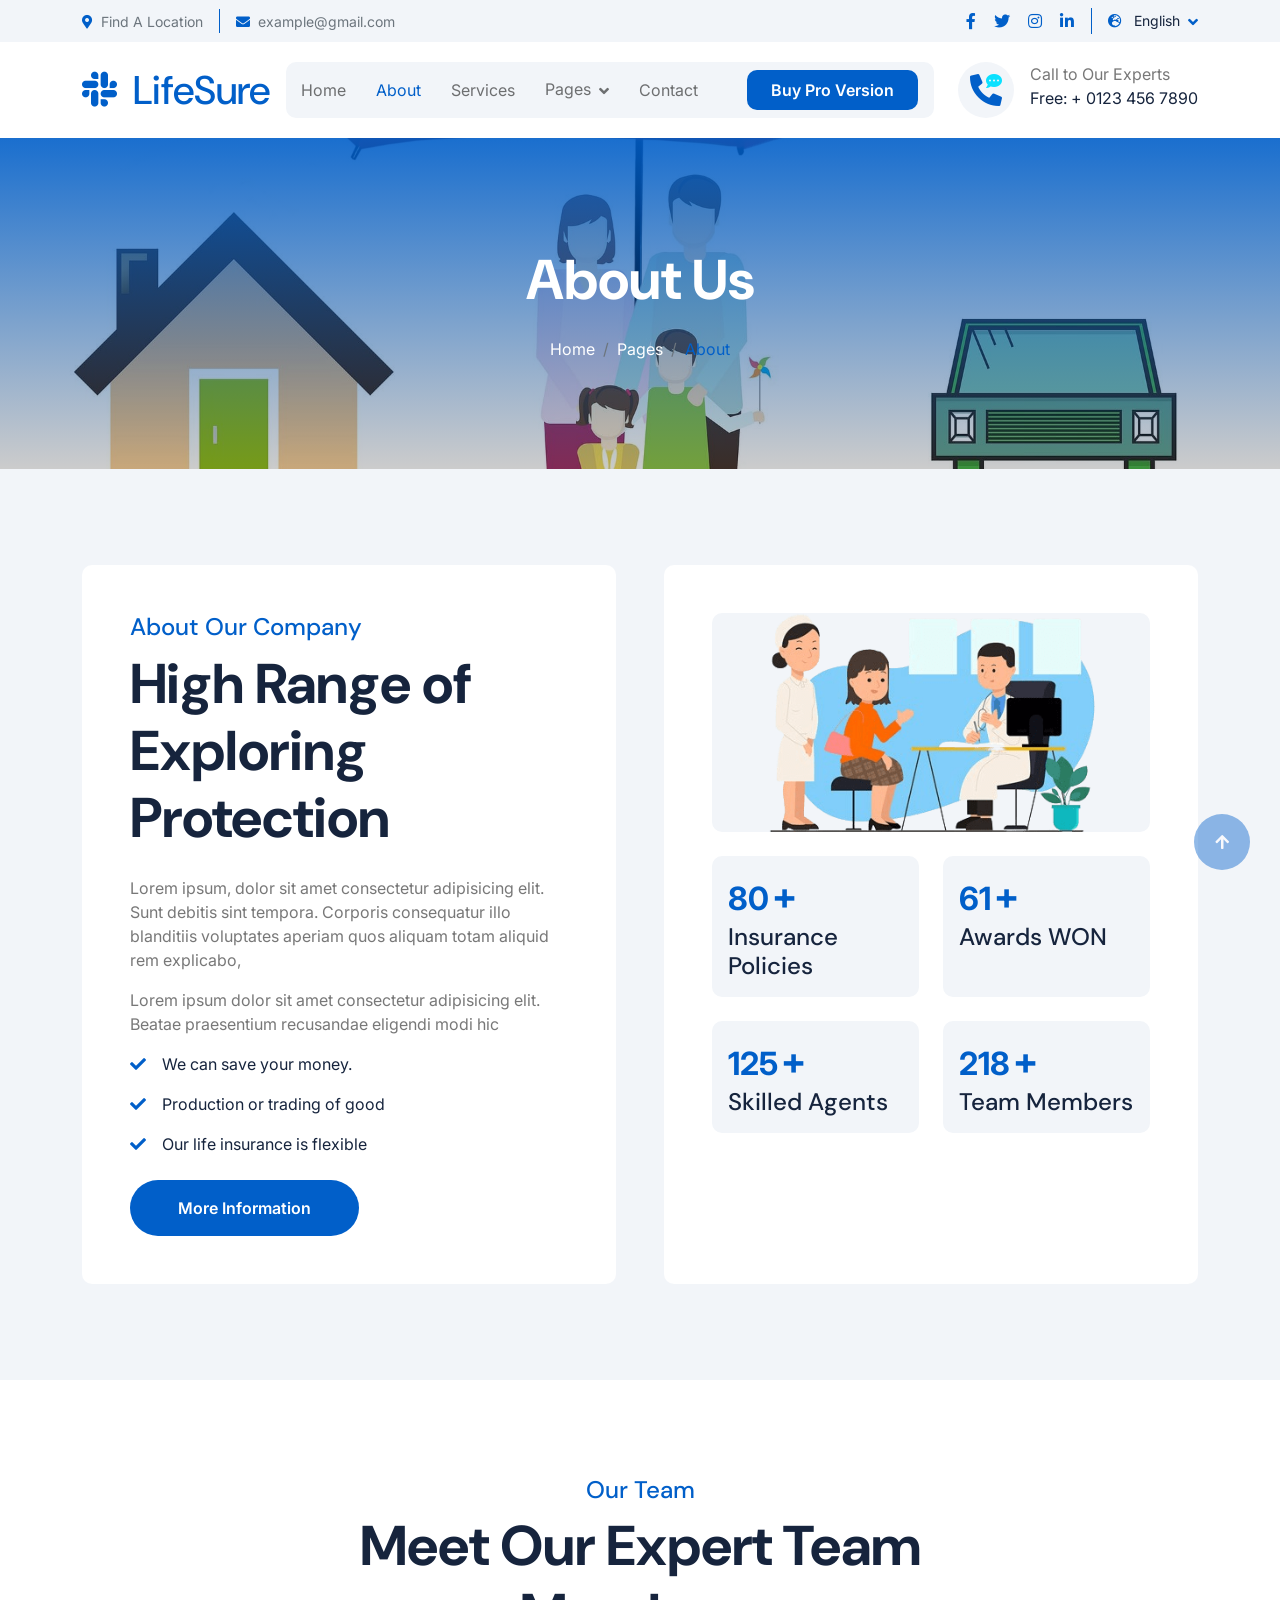
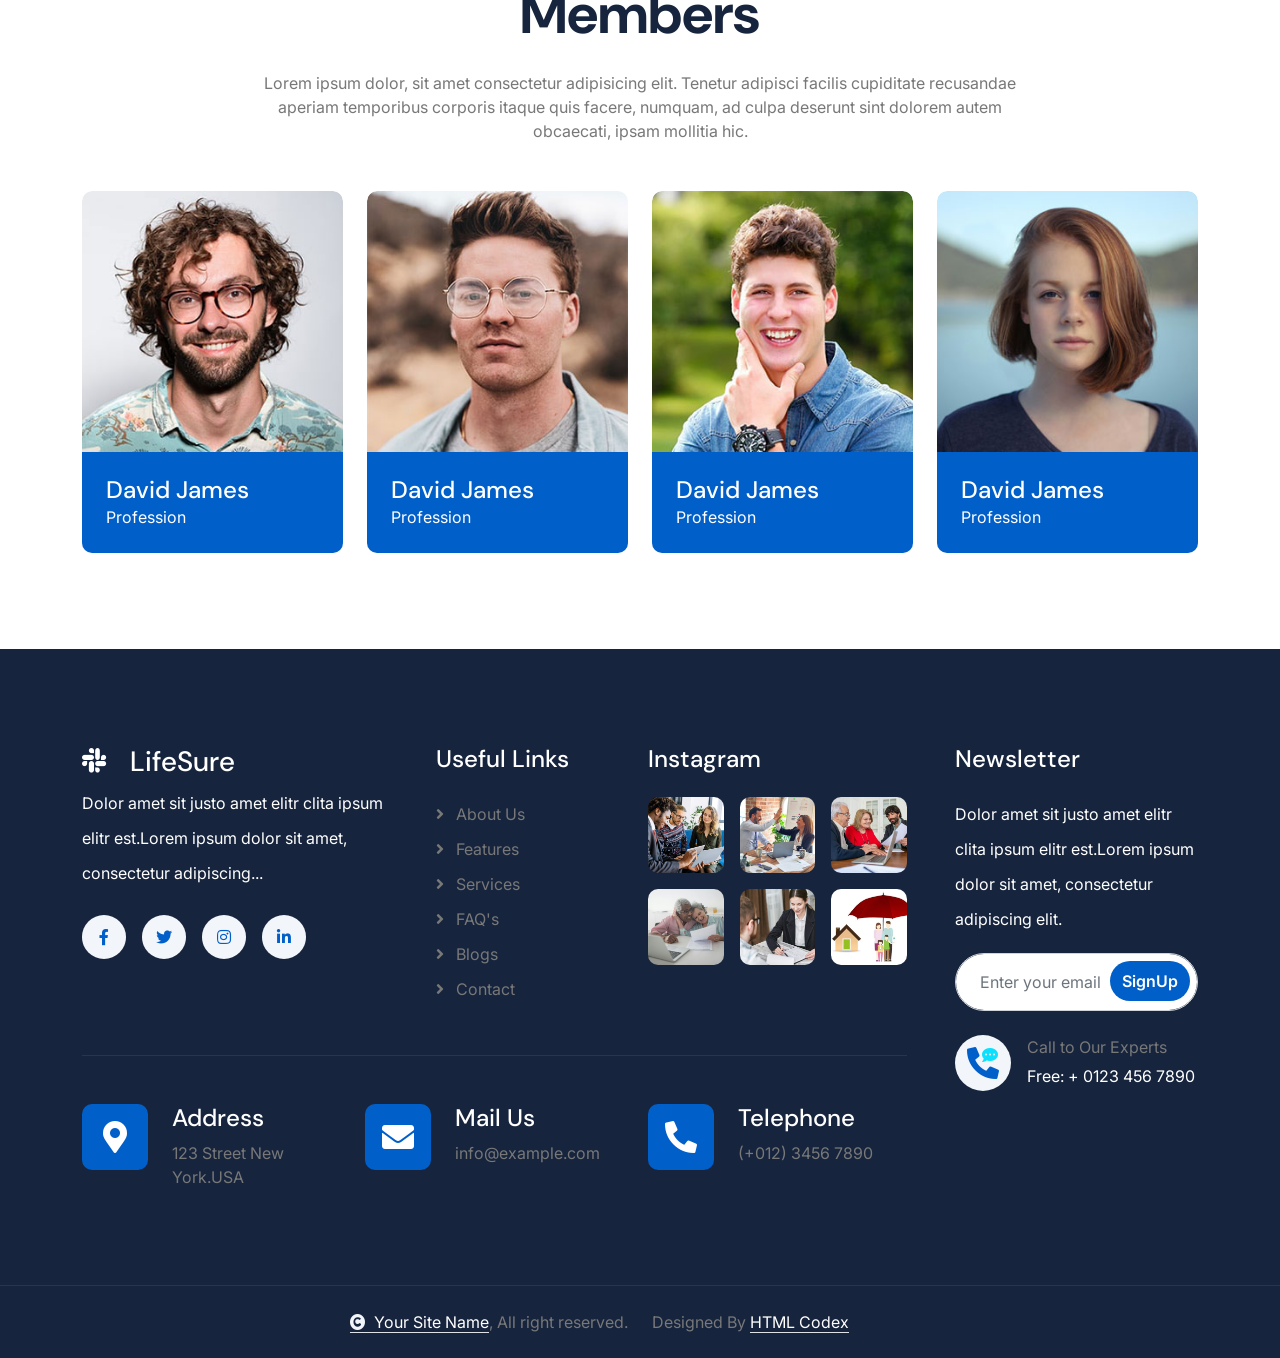
<file: LifeSure/LifeSure/about.html>
<!DOCTYPE html>
<html lang="en">

    <head>
        <meta charset="utf-8">
        <title>LifeSure - Life Insurance Website Template</title>
        <meta content="width=device-width, initial-scale=1.0" name="viewport">
        <meta content="" name="keywords">
        <meta content="" name="description">

        <!-- Google Web Fonts -->
        <link rel="preconnect" href="https://fonts.googleapis.com">
        <link rel="preconnect" href="https://fonts.gstatic.com" crossorigin>
        <link href="https://fonts.googleapis.com/css2?family=DM+Sans:ital,opsz,wght@0,9..40,100..1000;1,9..40,100..1000&family=Inter:slnt,wght@-10..0,100..900&display=swap" rel="stylesheet">

        <!-- Icon Font Stylesheet -->
        <link rel="stylesheet" href="https://use.fontawesome.com/releases/v5.15.4/css/all.css"/>
        <link href="https://cdn.jsdelivr.net/npm/bootstrap-icons@1.4.1/font/bootstrap-icons.css" rel="stylesheet">

        <!-- Libraries Stylesheet -->
        <link rel="stylesheet" href="lib/animate/animate.min.css"/>
        <link href="lib/lightbox/css/lightbox.min.css" rel="stylesheet">
        <link href="lib/owlcarousel/assets/owl.carousel.min.css" rel="stylesheet">


        <!-- Customized Bootstrap Stylesheet -->
        <link href="css/bootstrap.min.css" rel="stylesheet">

        <!-- Template Stylesheet -->
        <link href="css/style.css" rel="stylesheet">
    </head>

    <body>

        <!-- Spinner Start -->
        <div id="spinner" class="show bg-white position-fixed translate-middle w-100 vh-100 top-50 start-50 d-flex align-items-center justify-content-center">
            <div class="spinner-border text-primary" style="width: 3rem; height: 3rem;" role="status">
                <span class="sr-only">Loading...</span>
            </div>
        </div>
        <!-- Spinner End -->

        <!-- Topbar Start -->
        <div class="container-fluid topbar px-0 px-lg-4 bg-light py-2 d-none d-lg-block">
            <div class="container">
                <div class="row gx-0 align-items-center">
                    <div class="col-lg-8 text-center text-lg-start mb-lg-0">
                        <div class="d-flex flex-wrap">
                            <div class="border-end border-primary pe-3">
                                <a href="#" class="text-muted small"><i class="fas fa-map-marker-alt text-primary me-2"></i>Find A Location</a>
                            </div>
                            <div class="ps-3">
                                <a href="mailto:example@gmail.com" class="text-muted small"><i class="fas fa-envelope text-primary me-2"></i>example@gmail.com</a>
                            </div>
                        </div>
                    </div>
                    <div class="col-lg-4 text-center text-lg-end">
                        <div class="d-flex justify-content-end">
                            <div class="d-flex border-end border-primary pe-3">
                                <a class="btn p-0 text-primary me-3" href="#"><i class="fab fa-facebook-f"></i></a>
                                <a class="btn p-0 text-primary me-3" href="#"><i class="fab fa-twitter"></i></a>
                                <a class="btn p-0 text-primary me-3" href="#"><i class="fab fa-instagram"></i></a>
                                <a class="btn p-0 text-primary me-0" href="#"><i class="fab fa-linkedin-in"></i></a>
                            </div>
                            <div class="dropdown ms-3">
                                <a href="#" class="dropdown-toggle text-dark" data-bs-toggle="dropdown"><small><i class="fas fa-globe-europe text-primary me-2"></i> English</small></a>
                                <div class="dropdown-menu rounded">
                                    <a href="#" class="dropdown-item">English</a>
                                    <a href="#" class="dropdown-item">Bangla</a>
                                    <a href="#" class="dropdown-item">French</a>
                                    <a href="#" class="dropdown-item">Spanish</a>
                                    <a href="#" class="dropdown-item">Arabic</a>
                                </div>
                            </div>
                        </div>
                    </div>
                </div>
            </div>
        </div>
        <!-- Topbar End -->

        <!-- Navbar & Hero Start -->
        <div class="container-fluid nav-bar px-0 px-lg-4 py-lg-0">
            <div class="container">
                <nav class="navbar navbar-expand-lg navbar-light"> 
                    <a href="#" class="navbar-brand p-0">
                        <h1 class="text-primary mb-0"><i class="fab fa-slack me-2"></i> LifeSure</h1>
                        <!-- <img src="img/logo.png" alt="Logo"> -->
                    </a>
                    <button class="navbar-toggler" type="button" data-bs-toggle="collapse" data-bs-target="#navbarCollapse">
                        <span class="fa fa-bars"></span>
                    </button>
                    <div class="collapse navbar-collapse" id="navbarCollapse">
                        <div class="navbar-nav mx-0 mx-lg-auto">
                            <a href="index.html" class="nav-item nav-link">Home</a>
                            <a href="about.html" class="nav-item nav-link active">About</a>
                            <a href="service.html" class="nav-item nav-link">Services</a>
                            <div class="nav-item dropdown">
                                <a href="#" class="nav-link" data-bs-toggle="dropdown">
                                    <span class="dropdown-toggle">Pages</span>
                                </a>
                                <div class="dropdown-menu">
                                    <a href="blog.html" class="dropdown-item">Our Blog</a>
                                    <a href="team.html" class="dropdown-item">Our team</a>
                                </div>
                            </div>
                            <a href="contact.html" class="nav-item nav-link">Contact</a>
                            <div class="nav-btn px-3">
                                <a href="https://htmlcodex.com/downloading/?item=3422" class="btn btn-primary py-2 px-4 ms-3 flex-shrink-0"> Buy Pro Version</a>
                            </div>
                        </div>
                    </div>
                    <div class="d-none d-xl-flex flex-shrink-0 ps-4">
                        <a href="#" class="btn btn-light btn-lg-square rounded-circle position-relative wow tada" data-wow-delay=".9s">
                            <i class="fa fa-phone-alt fa-2x"></i>
                            <div class="position-absolute" style="top: 7px; right: 12px;">
                                <span><i class="fa fa-comment-dots text-secondary"></i></span>
                            </div>
                        </a>
                        <div class="d-flex flex-column ms-3">
                            <span>Call to Our Experts</span>
                            <a href="tel:+ 0123 456 7890"><span class="text-dark">Free: + 0123 456 7890</span></a>
                        </div>
                    </div>
                </nav>
            </div>
        </div>
        <!-- Navbar & Hero End -->


        <!-- Header Start -->
        <div class="container-fluid bg-breadcrumb">
            <div class="container text-center py-5" style="max-width: 900px;">
                <h4 class="text-white display-4 mb-4 wow fadeInDown" data-wow-delay="0.1s">About Us</h4>
                <ol class="breadcrumb d-flex justify-content-center mb-0 wow fadeInDown" data-wow-delay="0.3s">
                    <li class="breadcrumb-item"><a href="index.html">Home</a></li>
                    <li class="breadcrumb-item"><a href="#">Pages</a></li>
                    <li class="breadcrumb-item active text-primary">About</li>
                </ol>    
            </div>
        </div>
        <!-- Header End -->


        <!-- About Start -->
        <div class="container-fluid bg-light about py-5">
            <div class="container py-5">
                <div class="row g-5">
                    <div class="col-xl-6 wow fadeInLeft" data-wow-delay="0.2s">
                        <div class="about-item-content bg-white rounded p-5 h-100">
                            <h4 class="text-primary">About Our Company</h4>
                            <h1 class="display-4 mb-4">High Range of Exploring Protection</h1>
                            <p>Lorem ipsum, dolor sit amet consectetur adipisicing elit. Sunt debitis sint tempora. Corporis consequatur illo blanditiis voluptates aperiam quos aliquam totam aliquid rem explicabo,
                            </p>
                            <p>Lorem ipsum dolor sit amet consectetur adipisicing elit. Beatae praesentium recusandae eligendi modi hic
                            </p>
                            <p class="text-dark"><i class="fa fa-check text-primary me-3"></i>We can save your money.</p>
                            <p class="text-dark"><i class="fa fa-check text-primary me-3"></i>Production or trading of good</p>
                            <p class="text-dark mb-4"><i class="fa fa-check text-primary me-3"></i>Our life insurance is flexible</p>
                            <a class="btn btn-primary rounded-pill py-3 px-5" href="#">More Information</a>
                        </div>
                    </div>
                    <div class="col-xl-6 wow fadeInRight" data-wow-delay="0.2s">
                        <div class="bg-white rounded p-5 h-100">
                            <div class="row g-4 justify-content-center">
                                <div class="col-12">
                                    <div class="rounded bg-light">
                                        <img src="img/about-1.png" class="img-fluid rounded w-100" alt="">
                                    </div>
                                </div>
                                <div class="col-sm-6">
                                    <div class="counter-item bg-light rounded p-3 h-100">
                                        <div class="counter-counting">
                                            <span class="text-primary fs-2 fw-bold" data-toggle="counter-up">129</span>
                                            <span class="h1 fw-bold text-primary">+</span>
                                        </div>
                                        <h4 class="mb-0 text-dark">Insurance Policies</h4>
                                    </div>
                                </div>
                                <div class="col-sm-6">
                                    <div class="counter-item bg-light rounded p-3 h-100">
                                        <div class="counter-counting">
                                            <span class="text-primary fs-2 fw-bold" data-toggle="counter-up">99</span>
                                            <span class="h1 fw-bold text-primary">+</span>
                                        </div>
                                        <h4 class="mb-0 text-dark">Awards WON</h4>
                                    </div>
                                </div>
                                <div class="col-sm-6">
                                    <div class="counter-item bg-light rounded p-3 h-100">
                                        <div class="counter-counting">
                                            <span class="text-primary fs-2 fw-bold" data-toggle="counter-up">556</span>
                                            <span class="h1 fw-bold text-primary">+</span>
                                        </div>
                                        <h4 class="mb-0 text-dark">Skilled Agents</h4>
                                    </div>
                                </div>
                                <div class="col-sm-6">
                                    <div class="counter-item bg-light rounded p-3 h-100">
                                        <div class="counter-counting">
                                            <span class="text-primary fs-2 fw-bold" data-toggle="counter-up">967</span>
                                            <span class="h1 fw-bold text-primary">+</span>
                                        </div>
                                        <h4 class="mb-0 text-dark">Team Members</h4>
                                    </div>
                                </div>
                            </div>
                        </div>
                    </div>
                </div>
            </div>
        </div>
        <!-- About End -->


        <!-- Team Start -->
        <div class="container-fluid team py-5">
            <div class="container py-5">
                <div class="text-center mx-auto pb-5 wow fadeInUp" data-wow-delay="0.2s" style="max-width: 800px;">
                    <h4 class="text-primary">Our Team</h4>
                    <h1 class="display-4 mb-4">Meet Our Expert Team Members</h1>
                    <p class="mb-0">Lorem ipsum dolor, sit amet consectetur adipisicing elit. Tenetur adipisci facilis cupiditate recusandae aperiam temporibus corporis itaque quis facere, numquam, ad culpa deserunt sint dolorem autem obcaecati, ipsam mollitia hic.
                    </p>
                </div>
                <div class="row g-4">
                    <div class="col-md-6 col-lg-6 col-xl-3 wow fadeInUp" data-wow-delay="0.2s">
                        <div class="team-item">
                            <div class="team-img">
                                <img src="img/team-1.jpg" class="img-fluid rounded-top w-100" alt="">
                                <div class="team-icon">
                                    <a class="btn btn-primary btn-sm-square rounded-pill mb-2" href=""><i class="fab fa-facebook-f"></i></a>
                                    <a class="btn btn-primary btn-sm-square rounded-pill mb-2" href=""><i class="fab fa-twitter"></i></a>
                                    <a class="btn btn-primary btn-sm-square rounded-pill mb-2" href=""><i class="fab fa-linkedin-in"></i></a>
                                    <a class="btn btn-primary btn-sm-square rounded-pill mb-0" href=""><i class="fab fa-instagram"></i></a>
                                </div>
                            </div>
                            <div class="team-title p-4">
                                <h4 class="mb-0">David James</h4>
                                <p class="mb-0">Profession</p>
                            </div>
                        </div>
                    </div>
                    <div class="col-md-6 col-lg-6 col-xl-3 wow fadeInUp" data-wow-delay="0.4s">
                        <div class="team-item">
                            <div class="team-img">
                                <img src="img/team-2.jpg" class="img-fluid rounded-top w-100" alt="">
                                <div class="team-icon">
                                    <a class="btn btn-primary btn-sm-square rounded-pill mb-2" href=""><i class="fab fa-facebook-f"></i></a>
                                    <a class="btn btn-primary btn-sm-square rounded-pill mb-2" href=""><i class="fab fa-twitter"></i></a>
                                    <a class="btn btn-primary btn-sm-square rounded-pill mb-2" href=""><i class="fab fa-linkedin-in"></i></a>
                                    <a class="btn btn-primary btn-sm-square rounded-pill mb-0" href=""><i class="fab fa-instagram"></i></a>
                                </div>
                            </div>
                            <div class="team-title p-4">
                                <h4 class="mb-0">David James</h4>
                                <p class="mb-0">Profession</p>
                            </div>
                        </div>
                    </div>
                    <div class="col-md-6 col-lg-6 col-xl-3 wow fadeInUp" data-wow-delay="0.6s">
                        <div class="team-item">
                            <div class="team-img">
                                <img src="img/team-3.jpg" class="img-fluid rounded-top w-100" alt="">
                                <div class="team-icon">
                                    <a class="btn btn-primary btn-sm-square rounded-pill mb-2" href=""><i class="fab fa-facebook-f"></i></a>
                                    <a class="btn btn-primary btn-sm-square rounded-pill mb-2" href=""><i class="fab fa-twitter"></i></a>
                                    <a class="btn btn-primary btn-sm-square rounded-pill mb-2" href=""><i class="fab fa-linkedin-in"></i></a>
                                    <a class="btn btn-primary btn-sm-square rounded-pill mb-0" href=""><i class="fab fa-instagram"></i></a>
                                </div>
                            </div>
                            <div class="team-title p-4">
                                <h4 class="mb-0">David James</h4>
                                <p class="mb-0">Profession</p>
                            </div>
                        </div>
                    </div>
                    <div class="col-md-6 col-lg-6 col-xl-3 wow fadeInUp" data-wow-delay="0.8s">
                        <div class="team-item">
                            <div class="team-img">
                                <img src="img/team-4.jpg" class="img-fluid rounded-top w-100" alt="">
                                <div class="team-icon">
                                    <a class="btn btn-primary btn-sm-square rounded-pill mb-2" href=""><i class="fab fa-facebook-f"></i></a>
                                    <a class="btn btn-primary btn-sm-square rounded-pill mb-2" href=""><i class="fab fa-twitter"></i></a>
                                    <a class="btn btn-primary btn-sm-square rounded-pill mb-2" href=""><i class="fab fa-linkedin-in"></i></a>
                                    <a class="btn btn-primary btn-sm-square rounded-pill mb-0" href=""><i class="fab fa-instagram"></i></a>
                                </div>
                            </div>
                            <div class="team-title p-4">
                                <h4 class="mb-0">David James</h4>
                                <p class="mb-0">Profession</p>
                            </div>
                        </div>
                    </div>
                </div>
            </div>
        </div>
        <!-- Team End -->


        <!-- Footer Start -->
        <div class="container-fluid footer py-5 wow fadeIn" data-wow-delay="0.2s">
            <div class="container py-5">
                <div class="row g-5">
                    <div class="col-xl-9">
                        <div class="mb-5">
                            <div class="row g-4">
                                <div class="col-md-6 col-lg-6 col-xl-5">
                                    <div class="footer-item">
                                        <a href="index.html" class="p-0">
                                            <h3 class="text-white"><i class="fab fa-slack me-3"></i> LifeSure</h3>
                                            <!-- <img src="img/logo.png" alt="Logo"> -->
                                        </a>
                                        <p class="text-white mb-4">Dolor amet sit justo amet elitr clita ipsum elitr est.Lorem ipsum dolor sit amet, consectetur adipiscing...</p>
                                        <div class="footer-btn d-flex">
                                            <a class="btn btn-md-square rounded-circle me-3" href="#"><i class="fab fa-facebook-f"></i></a>
                                            <a class="btn btn-md-square rounded-circle me-3" href="#"><i class="fab fa-twitter"></i></a>
                                            <a class="btn btn-md-square rounded-circle me-3" href="#"><i class="fab fa-instagram"></i></a>
                                            <a class="btn btn-md-square rounded-circle me-0" href="#"><i class="fab fa-linkedin-in"></i></a>
                                        </div>
                                    </div>
                                </div>
                                <div class="col-md-6 col-lg-6 col-xl-3">
                                    <div class="footer-item">
                                        <h4 class="text-white mb-4">Useful Links</h4>
                                        <a href="#"><i class="fas fa-angle-right me-2"></i> About Us</a>
                                        <a href="#"><i class="fas fa-angle-right me-2"></i> Features</a>
                                        <a href="#"><i class="fas fa-angle-right me-2"></i> Services</a>
                                        <a href="#"><i class="fas fa-angle-right me-2"></i> FAQ's</a>
                                        <a href="#"><i class="fas fa-angle-right me-2"></i> Blogs</a>
                                        <a href="#"><i class="fas fa-angle-right me-2"></i> Contact</a>
                                    </div>
                                </div>
                                <div class="col-md-6 col-lg-6 col-xl-4">
                                    <div class="footer-item">
                                        <h4 class="mb-4 text-white">Instagram</h4>
                                        <div class="row g-3">
                                            <div class="col-4">
                                                <div class="footer-instagram rounded">
                                                    <img src="img/instagram-footer-1.jpg" class="img-fluid w-100" alt="">
                                                    <div class="footer-search-icon">
                                                        <a href="img/instagram-footer-1.jpg" data-lightbox="footerInstagram-1" class="my-auto"><i class="fas fa-link text-white"></i></a>
                                                    </div>
                                                </div>
                                           </div>
                                           <div class="col-4">
                                                <div class="footer-instagram rounded">
                                                    <img src="img/instagram-footer-2.jpg" class="img-fluid w-100" alt="">
                                                    <div class="footer-search-icon">
                                                        <a href="img/instagram-footer-2.jpg" data-lightbox="footerInstagram-2" class="my-auto"><i class="fas fa-link text-white"></i></a>
                                                    </div>
                                                </div>
                                           </div>
                                            <div class="col-4">
                                                <div class="footer-instagram rounded">
                                                    <img src="img/instagram-footer-3.jpg" class="img-fluid w-100" alt="">
                                                    <div class="footer-search-icon">
                                                        <a href="img/instagram-footer-3.jpg" data-lightbox="footerInstagram-3" class="my-auto"><i class="fas fa-link text-white"></i></a>
                                                    </div>
                                                </div>
                                           </div>
                                            <div class="col-4">
                                                <div class="footer-instagram rounded">
                                                    <img src="img/instagram-footer-4.jpg" class="img-fluid w-100" alt="">
                                                    <div class="footer-search-icon">
                                                        <a href="img/instagram-footer-4.jpg" data-lightbox="footerInstagram-4" class="my-auto"><i class="fas fa-link text-white"></i></a>
                                                    </div>
                                                </div>
                                           </div>
                                            <div class="col-4">
                                                <div class="footer-instagram rounded">
                                                    <img src="img/instagram-footer-5.jpg" class="img-fluid w-100" alt="">
                                                    <div class="footer-search-icon">
                                                        <a href="img/instagram-footer-5.jpg" data-lightbox="footerInstagram-5" class="my-auto"><i class="fas fa-link text-white"></i></a>
                                                    </div>
                                                </div>
                                           </div>
                                           <div class="col-4">
                                                <div class="footer-instagram rounded">
                                                    <img src="img/instagram-footer-6.jpg" class="img-fluid w-100" alt="">
                                                    <div class="footer-search-icon">
                                                        <a href="img/instagram-footer-6.jpg" data-lightbox="footerInstagram-6" class="my-auto"><i class="fas fa-link text-white"></i></a>
                                                    </div>
                                                </div>
                                            </div>
                                        </div>
                                    </div>
                                </div>
                            </div>
                        </div>
                        <div class="pt-5" style="border-top: 1px solid rgba(255, 255, 255, 0.08);">
                            <div class="row g-0">
                                <div class="col-12">
                                    <div class="row g-4">
                                        <div class="col-lg-6 col-xl-4">
                                            <div class="d-flex">
                                                <div class="btn-xl-square bg-primary text-white rounded p-4 me-4">
                                                    <i class="fas fa-map-marker-alt fa-2x"></i>
                                                </div>
                                                <div>
                                                    <h4 class="text-white">Address</h4>
                                                    <p class="mb-0">123 Street New York.USA</p>
                                                </div>
                                            </div>
                                        </div>
                                        <div class="col-lg-6 col-xl-4">
                                            <div class="d-flex">
                                                <div class="btn-xl-square bg-primary text-white rounded p-4 me-4">
                                                    <i class="fas fa-envelope fa-2x"></i>
                                                </div>
                                                <div>
                                                    <h4 class="text-white">Mail Us</h4>
                                                    <p class="mb-0">info@example.com</p>
                                                </div>
                                            </div>
                                        </div>
                                        <div class="col-lg-6 col-xl-4">
                                            <div class="d-flex">
                                                <div class="btn-xl-square bg-primary text-white rounded p-4 me-4">
                                                    <i class="fa fa-phone-alt fa-2x"></i>
                                                </div>
                                                <div>
                                                    <h4 class="text-white">Telephone</h4>
                                                    <p class="mb-0">(+012) 3456 7890</p>
                                                </div>
                                            </div>
                                        </div>
                                    </div>
                                </div>
                            </div>
                        </div>
                    </div>
                    
                    <div class="col-xl-3">
                        <div class="footer-item">
                            <h4 class="text-white mb-4">Newsletter</h4>
                            <p class="text-white mb-3">Dolor amet sit justo amet elitr clita ipsum elitr est.Lorem ipsum dolor sit amet, consectetur adipiscing elit.</p>
                            <div class="position-relative rounded-pill mb-4">
                                <input class="form-control rounded-pill w-100 py-3 ps-4 pe-5" type="text" placeholder="Enter your email">
                                <button type="button" class="btn btn-primary rounded-pill position-absolute top-0 end-0 py-2 mt-2 me-2">SignUp</button>
                            </div>
                            <div class="d-flex flex-shrink-0">
                                <div class="footer-btn">
                                    <a href="#" class="btn btn-lg-square rounded-circle position-relative wow tada" data-wow-delay=".9s">
                                        <i class="fa fa-phone-alt fa-2x"></i>
                                        <div class="position-absolute" style="top: 2px; right: 12px;">
                                            <span><i class="fa fa-comment-dots text-secondary"></i></span>
                                        </div>
                                    </a>
                                </div>
                                <div class="d-flex flex-column ms-3 flex-shrink-0">
                                    <span>Call to Our Experts</span>
                                    <a href="tel:+ 0123 456 7890"><span class="text-white">Free: + 0123 456 7890</span></a>
                                </div>
                            </div>
                        </div>
                    </div>
                </div>
            </div>
        </div>
        <!-- Footer End -->
        
        <!-- Copyright Start -->
        <div class="container-fluid copyright py-4">
            <div class="container">
                <div class="row g-4 align-items-center">
                    <div class="col-md-6 text-center text-md-end mb-md-0">
                        <span class="text-body"><a href="#" class="border-bottom text-white"><i class="fas fa-copyright text-light me-2"></i>Your Site Name</a>, All right reserved.</span>
                    </div>
                    <div class="col-md-6 text-center text-md-start text-body">
                        <!--/*** The author’s attribution link must remain intact in the template. ***/-->
                        <!--/*** If you wish to remove this credit link, please purchase the Pro Version . ***/-->
                        Designed By <a class="border-bottom text-white" href="https://htmlcodex.com">HTML Codex</a>
                    </div>
                </div>
            </div>
        </div>
        <!-- Copyright End -->


        <!-- Back to Top -->
        <a href="#" class="btn btn-primary btn-lg-square rounded-circle back-to-top"><i class="fa fa-arrow-up"></i></a>   

        
        <!-- JavaScript Libraries -->
        <script src="https://ajax.googleapis.com/ajax/libs/jquery/3.6.4/jquery.min.js"></script>
        <script src="https://cdn.jsdelivr.net/npm/bootstrap@5.0.0/dist/js/bootstrap.bundle.min.js"></script>
        <script src="lib/wow/wow.min.js"></script>
        <script src="lib/easing/easing.min.js"></script>
        <script src="lib/waypoints/waypoints.min.js"></script>
        <script src="lib/counterup/counterup.min.js"></script>
        <script src="lib/lightbox/js/lightbox.min.js"></script>
        <script src="lib/owlcarousel/owl.carousel.min.js"></script>
        

        <!-- Template Javascript -->
        <script src="js/main.js"></script>
    </body>

</html>
</file>
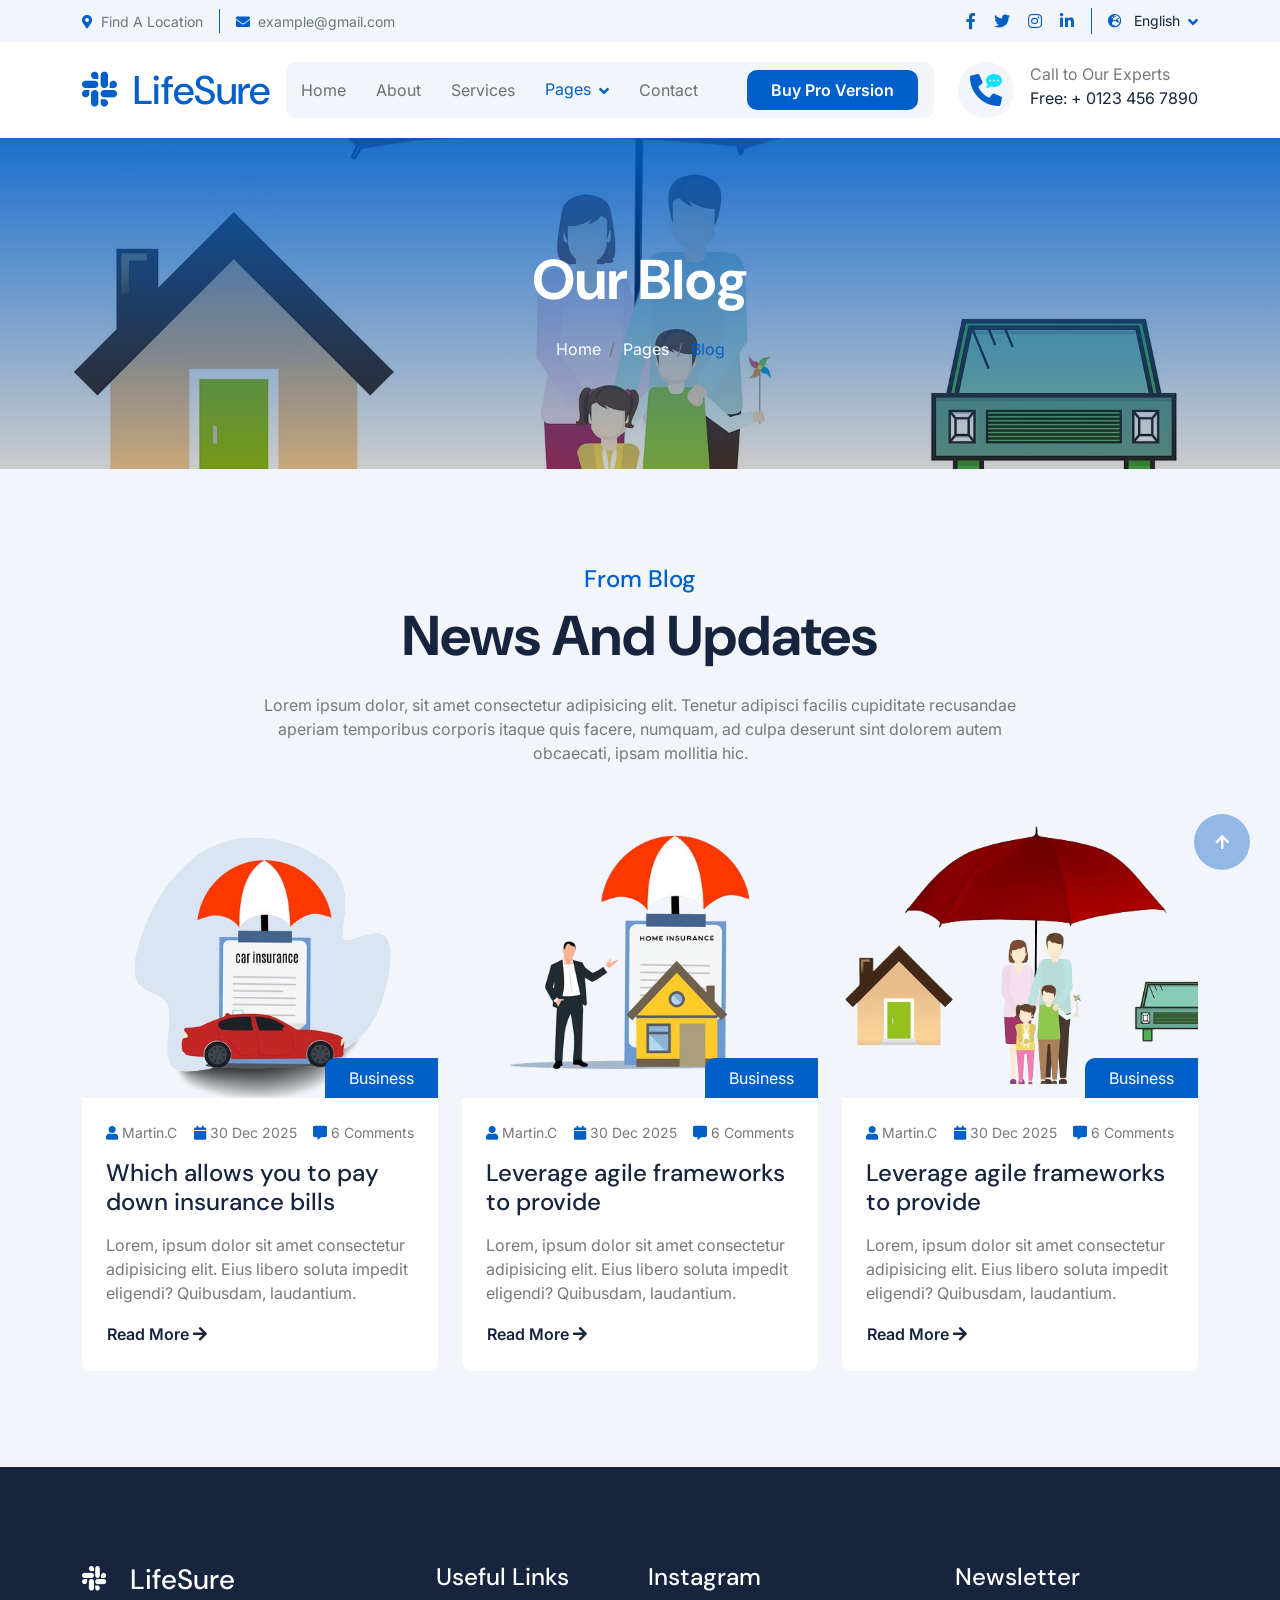
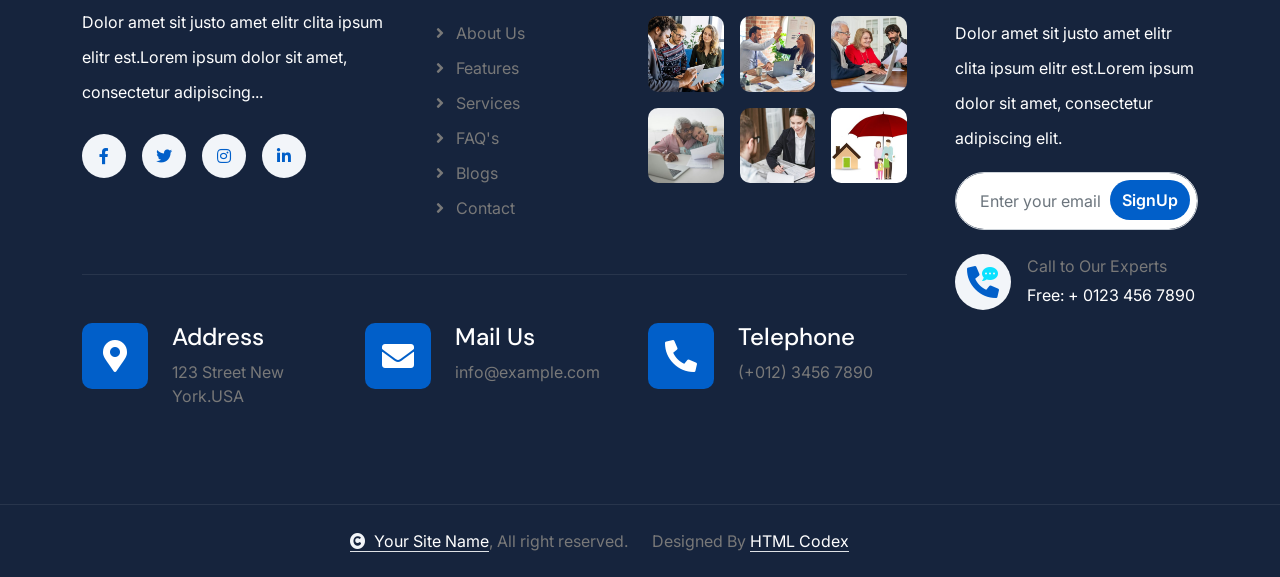
<file: LifeSure/LifeSure/blog.html>
<!DOCTYPE html>
<html lang="en">

    <head>
        <meta charset="utf-8">
        <title>LifeSure - Life Insurance Website Template</title>
        <meta content="width=device-width, initial-scale=1.0" name="viewport">
        <meta content="" name="keywords">
        <meta content="" name="description">

        <!-- Google Web Fonts -->
        <link rel="preconnect" href="https://fonts.googleapis.com">
        <link rel="preconnect" href="https://fonts.gstatic.com" crossorigin>
        <link href="https://fonts.googleapis.com/css2?family=DM+Sans:ital,opsz,wght@0,9..40,100..1000;1,9..40,100..1000&family=Inter:slnt,wght@-10..0,100..900&display=swap" rel="stylesheet">

        <!-- Icon Font Stylesheet -->
        <link rel="stylesheet" href="https://use.fontawesome.com/releases/v5.15.4/css/all.css"/>
        <link href="https://cdn.jsdelivr.net/npm/bootstrap-icons@1.4.1/font/bootstrap-icons.css" rel="stylesheet">

        <!-- Libraries Stylesheet -->
        <link rel="stylesheet" href="lib/animate/animate.min.css"/>
        <link href="lib/lightbox/css/lightbox.min.css" rel="stylesheet">
        <link href="lib/owlcarousel/assets/owl.carousel.min.css" rel="stylesheet">


        <!-- Customized Bootstrap Stylesheet -->
        <link href="css/bootstrap.min.css" rel="stylesheet">

        <!-- Template Stylesheet -->
        <link href="css/style.css" rel="stylesheet">
    </head>

    <body>

        <!-- Spinner Start -->
        <div id="spinner" class="show bg-white position-fixed translate-middle w-100 vh-100 top-50 start-50 d-flex align-items-center justify-content-center">
            <div class="spinner-border text-primary" style="width: 3rem; height: 3rem;" role="status">
                <span class="sr-only">Loading...</span>
            </div>
        </div>
        <!-- Spinner End -->

        <!-- Topbar Start -->
        <div class="container-fluid topbar px-0 px-lg-4 bg-light py-2 d-none d-lg-block">
            <div class="container">
                <div class="row gx-0 align-items-center">
                    <div class="col-lg-8 text-center text-lg-start mb-lg-0">
                        <div class="d-flex flex-wrap">
                            <div class="border-end border-primary pe-3">
                                <a href="#" class="text-muted small"><i class="fas fa-map-marker-alt text-primary me-2"></i>Find A Location</a>
                            </div>
                            <div class="ps-3">
                                <a href="mailto:example@gmail.com" class="text-muted small"><i class="fas fa-envelope text-primary me-2"></i>example@gmail.com</a>
                            </div>
                        </div>
                    </div>
                    <div class="col-lg-4 text-center text-lg-end">
                        <div class="d-flex justify-content-end">
                            <div class="d-flex border-end border-primary pe-3">
                                <a class="btn p-0 text-primary me-3" href="#"><i class="fab fa-facebook-f"></i></a>
                                <a class="btn p-0 text-primary me-3" href="#"><i class="fab fa-twitter"></i></a>
                                <a class="btn p-0 text-primary me-3" href="#"><i class="fab fa-instagram"></i></a>
                                <a class="btn p-0 text-primary me-0" href="#"><i class="fab fa-linkedin-in"></i></a>
                            </div>
                            <div class="dropdown ms-3">
                                <a href="#" class="dropdown-toggle text-dark" data-bs-toggle="dropdown"><small><i class="fas fa-globe-europe text-primary me-2"></i> English</small></a>
                                <div class="dropdown-menu rounded">
                                    <a href="#" class="dropdown-item">English</a>
                                    <a href="#" class="dropdown-item">Bangla</a>
                                    <a href="#" class="dropdown-item">French</a>
                                    <a href="#" class="dropdown-item">Spanish</a>
                                    <a href="#" class="dropdown-item">Arabic</a>
                                </div>
                            </div>
                        </div>
                    </div>
                </div>
            </div>
        </div>
        <!-- Topbar End -->

        <!-- Navbar & Hero Start -->
        <div class="container-fluid nav-bar px-0 px-lg-4 py-lg-0">
            <div class="container">
                <nav class="navbar navbar-expand-lg navbar-light"> 
                    <a href="#" class="navbar-brand p-0">
                        <h1 class="text-primary mb-0"><i class="fab fa-slack me-2"></i> LifeSure</h1>
                        <!-- <img src="img/logo.png" alt="Logo"> -->
                    </a>
                    <button class="navbar-toggler" type="button" data-bs-toggle="collapse" data-bs-target="#navbarCollapse">
                        <span class="fa fa-bars"></span>
                    </button>
                    <div class="collapse navbar-collapse" id="navbarCollapse">
                        <div class="navbar-nav mx-0 mx-lg-auto">
                            <a href="index.html" class="nav-item nav-link">Home</a>
                            <a href="about.html" class="nav-item nav-link">About</a>
                            <a href="service.html" class="nav-item nav-link">Services</a>
                            <div class="nav-item dropdown active">
                                <a href="#" class="nav-link" data-bs-toggle="dropdown">
                                    <span class="dropdown-toggle">Pages</span>
                                </a>
                                <div class="dropdown-menu">
                                    <a href="blog.html" class="dropdown-item active">Our Blog</a>
                                    <a href="team.html" class="dropdown-item">Our team</a>
                                </div>
                            </div>
                            <a href="contact.html" class="nav-item nav-link">Contact</a>
                            <div class="nav-btn px-3">
                                <a href="https://htmlcodex.com/downloading/?item=3422" class="btn btn-primary py-2 px-4 ms-3 flex-shrink-0"> Buy Pro Version</a>
                            </div>
                        </div>
                    </div>
                    <div class="d-none d-xl-flex flex-shrink-0 ps-4">
                        <a href="#" class="btn btn-light btn-lg-square rounded-circle position-relative wow tada" data-wow-delay=".9s">
                            <i class="fa fa-phone-alt fa-2x"></i>
                            <div class="position-absolute" style="top: 7px; right: 12px;">
                                <span><i class="fa fa-comment-dots text-secondary"></i></span>
                            </div>
                        </a>
                        <div class="d-flex flex-column ms-3">
                            <span>Call to Our Experts</span>
                            <a href="tel:+ 0123 456 7890"><span class="text-dark">Free: + 0123 456 7890</span></a>
                        </div>
                    </div>
                </nav>
            </div>
        </div>
        <!-- Navbar & Hero End -->


        <!-- Header Start -->
        <div class="container-fluid bg-breadcrumb">
            <div class="container text-center py-5" style="max-width: 900px;">
                <h4 class="text-white display-4 mb-4 wow fadeInDown" data-wow-delay="0.1s">Our Blog</h4>
                <ol class="breadcrumb d-flex justify-content-center mb-0 wow fadeInDown" data-wow-delay="0.3s">
                    <li class="breadcrumb-item"><a href="index.html">Home</a></li>
                    <li class="breadcrumb-item"><a href="#">Pages</a></li>
                    <li class="breadcrumb-item active text-primary">Blog</li>
                </ol>    
            </div>
        </div>
        <!-- Header End -->


        <!-- Blog Start -->
        <div class="container-fluid blog bg-light py-5">
            <div class="container py-5">
                <div class="text-center mx-auto pb-5 wow fadeInUp" data-wow-delay="0.2s" style="max-width: 800px;">
                    <h4 class="text-primary">From Blog</h4>
                    <h1 class="display-4 mb-4">News And Updates</h1>
                    <p class="mb-0">Lorem ipsum dolor, sit amet consectetur adipisicing elit. Tenetur adipisci facilis cupiditate recusandae aperiam temporibus corporis itaque quis facere, numquam, ad culpa deserunt sint dolorem autem obcaecati, ipsam mollitia hic.
                    </p>
                </div>
                <div class="row g-4 justify-content-center">
                    <div class="col-lg-6 col-xl-4 wow fadeInUp" data-wow-delay="0.2s">
                        <div class="blog-item">
                            <div class="blog-img">
                                <img src="img/blog-1.png" class="img-fluid rounded-top w-100" alt="">
                                <div class="blog-categiry py-2 px-4">
                                    <span>Business</span>
                                </div>
                            </div>
                            <div class="blog-content p-4">
                                <div class="blog-comment d-flex justify-content-between mb-3">
                                    <div class="small"><span class="fa fa-user text-primary"></span> Martin.C</div>
                                    <div class="small"><span class="fa fa-calendar text-primary"></span> 30 Dec 2025</div>
                                    <div class="small"><span class="fa fa-comment-alt text-primary"></span> 6 Comments</div>
                                </div>
                                <a href="#" class="h4 d-inline-block mb-3">Which allows you to pay down insurance bills</a>
                                <p class="mb-3">Lorem, ipsum dolor sit amet consectetur adipisicing elit. Eius libero soluta impedit eligendi? Quibusdam, laudantium.</p>
                                <a href="#" class="btn p-0">Read More  <i class="fa fa-arrow-right"></i></a>
                            </div>
                        </div>
                    </div>
                    <div class="col-lg-6 col-xl-4 wow fadeInUp" data-wow-delay="0.4s">
                        <div class="blog-item">
                            <div class="blog-img">
                                <img src="img/blog-2.png" class="img-fluid rounded-top w-100" alt="">
                                <div class="blog-categiry py-2 px-4">
                                    <span>Business</span>
                                </div>
                            </div>
                            <div class="blog-content p-4">
                                <div class="blog-comment d-flex justify-content-between mb-3">
                                    <div class="small"><span class="fa fa-user text-primary"></span> Martin.C</div>
                                    <div class="small"><span class="fa fa-calendar text-primary"></span> 30 Dec 2025</div>
                                    <div class="small"><span class="fa fa-comment-alt text-primary"></span> 6 Comments</div>
                                </div>
                                <a href="#" class="h4 d-inline-block mb-3">Leverage agile frameworks to provide</a>
                                <p class="mb-3">Lorem, ipsum dolor sit amet consectetur adipisicing elit. Eius libero soluta impedit eligendi? Quibusdam, laudantium.</p>
                                <a href="#" class="btn p-0">Read More  <i class="fa fa-arrow-right"></i></a>
                            </div>
                        </div>
                    </div>
                    <div class="col-lg-6 col-xl-4 wow fadeInUp" data-wow-delay="0.6s">
                        <div class="blog-item">
                            <div class="blog-img">
                                <img src="img/blog-3.png" class="img-fluid rounded-top w-100" alt="">
                                <div class="blog-categiry py-2 px-4">
                                    <span>Business</span>
                                </div>
                            </div>
                            <div class="blog-content p-4">
                                <div class="blog-comment d-flex justify-content-between mb-3">
                                    <div class="small"><span class="fa fa-user text-primary"></span> Martin.C</div>
                                    <div class="small"><span class="fa fa-calendar text-primary"></span> 30 Dec 2025</div>
                                    <div class="small"><span class="fa fa-comment-alt text-primary"></span> 6 Comments</div>
                                </div>
                                <a href="#" class="h4 d-inline-block mb-3">Leverage agile frameworks to provide</a>
                                <p class="mb-3">Lorem, ipsum dolor sit amet consectetur adipisicing elit. Eius libero soluta impedit eligendi? Quibusdam, laudantium.</p>
                                <a href="#" class="btn p-0">Read More  <i class="fa fa-arrow-right"></i></a>
                            </div>
                        </div>
                    </div>
                </div>
            </div>
        </div>
        <!-- Blog End -->


        <!-- Footer Start -->
        <div class="container-fluid footer py-5 wow fadeIn" data-wow-delay="0.2s">
            <div class="container py-5">
                <div class="row g-5">
                    <div class="col-xl-9">
                        <div class="mb-5">
                            <div class="row g-4">
                                <div class="col-md-6 col-lg-6 col-xl-5">
                                    <div class="footer-item">
                                        <a href="index.html" class="p-0">
                                            <h3 class="text-white"><i class="fab fa-slack me-3"></i> LifeSure</h3>
                                            <!-- <img src="img/logo.png" alt="Logo"> -->
                                        </a>
                                        <p class="text-white mb-4">Dolor amet sit justo amet elitr clita ipsum elitr est.Lorem ipsum dolor sit amet, consectetur adipiscing...</p>
                                        <div class="footer-btn d-flex">
                                            <a class="btn btn-md-square rounded-circle me-3" href="#"><i class="fab fa-facebook-f"></i></a>
                                            <a class="btn btn-md-square rounded-circle me-3" href="#"><i class="fab fa-twitter"></i></a>
                                            <a class="btn btn-md-square rounded-circle me-3" href="#"><i class="fab fa-instagram"></i></a>
                                            <a class="btn btn-md-square rounded-circle me-0" href="#"><i class="fab fa-linkedin-in"></i></a>
                                        </div>
                                    </div>
                                </div>
                                <div class="col-md-6 col-lg-6 col-xl-3">
                                    <div class="footer-item">
                                        <h4 class="text-white mb-4">Useful Links</h4>
                                        <a href="#"><i class="fas fa-angle-right me-2"></i> About Us</a>
                                        <a href="#"><i class="fas fa-angle-right me-2"></i> Features</a>
                                        <a href="#"><i class="fas fa-angle-right me-2"></i> Services</a>
                                        <a href="#"><i class="fas fa-angle-right me-2"></i> FAQ's</a>
                                        <a href="#"><i class="fas fa-angle-right me-2"></i> Blogs</a>
                                        <a href="#"><i class="fas fa-angle-right me-2"></i> Contact</a>
                                    </div>
                                </div>
                                <div class="col-md-6 col-lg-6 col-xl-4">
                                    <div class="footer-item">
                                        <h4 class="mb-4 text-white">Instagram</h4>
                                        <div class="row g-3">
                                            <div class="col-4">
                                                <div class="footer-instagram rounded">
                                                    <img src="img/instagram-footer-1.jpg" class="img-fluid w-100" alt="">
                                                    <div class="footer-search-icon">
                                                        <a href="img/instagram-footer-1.jpg" data-lightbox="footerInstagram-1" class="my-auto"><i class="fas fa-link text-white"></i></a>
                                                    </div>
                                                </div>
                                           </div>
                                           <div class="col-4">
                                                <div class="footer-instagram rounded">
                                                    <img src="img/instagram-footer-2.jpg" class="img-fluid w-100" alt="">
                                                    <div class="footer-search-icon">
                                                        <a href="img/instagram-footer-2.jpg" data-lightbox="footerInstagram-2" class="my-auto"><i class="fas fa-link text-white"></i></a>
                                                    </div>
                                                </div>
                                           </div>
                                            <div class="col-4">
                                                <div class="footer-instagram rounded">
                                                    <img src="img/instagram-footer-3.jpg" class="img-fluid w-100" alt="">
                                                    <div class="footer-search-icon">
                                                        <a href="img/instagram-footer-3.jpg" data-lightbox="footerInstagram-3" class="my-auto"><i class="fas fa-link text-white"></i></a>
                                                    </div>
                                                </div>
                                           </div>
                                            <div class="col-4">
                                                <div class="footer-instagram rounded">
                                                    <img src="img/instagram-footer-4.jpg" class="img-fluid w-100" alt="">
                                                    <div class="footer-search-icon">
                                                        <a href="img/instagram-footer-4.jpg" data-lightbox="footerInstagram-4" class="my-auto"><i class="fas fa-link text-white"></i></a>
                                                    </div>
                                                </div>
                                           </div>
                                            <div class="col-4">
                                                <div class="footer-instagram rounded">
                                                    <img src="img/instagram-footer-5.jpg" class="img-fluid w-100" alt="">
                                                    <div class="footer-search-icon">
                                                        <a href="img/instagram-footer-5.jpg" data-lightbox="footerInstagram-5" class="my-auto"><i class="fas fa-link text-white"></i></a>
                                                    </div>
                                                </div>
                                           </div>
                                           <div class="col-4">
                                                <div class="footer-instagram rounded">
                                                    <img src="img/instagram-footer-6.jpg" class="img-fluid w-100" alt="">
                                                    <div class="footer-search-icon">
                                                        <a href="img/instagram-footer-6.jpg" data-lightbox="footerInstagram-6" class="my-auto"><i class="fas fa-link text-white"></i></a>
                                                    </div>
                                                </div>
                                            </div>
                                        </div>
                                    </div>
                                </div>
                            </div>
                        </div>
                        <div class="pt-5" style="border-top: 1px solid rgba(255, 255, 255, 0.08);">
                            <div class="row g-0">
                                <div class="col-12">
                                    <div class="row g-4">
                                        <div class="col-lg-6 col-xl-4">
                                            <div class="d-flex">
                                                <div class="btn-xl-square bg-primary text-white rounded p-4 me-4">
                                                    <i class="fas fa-map-marker-alt fa-2x"></i>
                                                </div>
                                                <div>
                                                    <h4 class="text-white">Address</h4>
                                                    <p class="mb-0">123 Street New York.USA</p>
                                                </div>
                                            </div>
                                        </div>
                                        <div class="col-lg-6 col-xl-4">
                                            <div class="d-flex">
                                                <div class="btn-xl-square bg-primary text-white rounded p-4 me-4">
                                                    <i class="fas fa-envelope fa-2x"></i>
                                                </div>
                                                <div>
                                                    <h4 class="text-white">Mail Us</h4>
                                                    <p class="mb-0">info@example.com</p>
                                                </div>
                                            </div>
                                        </div>
                                        <div class="col-lg-6 col-xl-4">
                                            <div class="d-flex">
                                                <div class="btn-xl-square bg-primary text-white rounded p-4 me-4">
                                                    <i class="fa fa-phone-alt fa-2x"></i>
                                                </div>
                                                <div>
                                                    <h4 class="text-white">Telephone</h4>
                                                    <p class="mb-0">(+012) 3456 7890</p>
                                                </div>
                                            </div>
                                        </div>
                                    </div>
                                </div>
                            </div>
                        </div>
                    </div>
                    
                    <div class="col-xl-3">
                        <div class="footer-item">
                            <h4 class="text-white mb-4">Newsletter</h4>
                            <p class="text-white mb-3">Dolor amet sit justo amet elitr clita ipsum elitr est.Lorem ipsum dolor sit amet, consectetur adipiscing elit.</p>
                            <div class="position-relative rounded-pill mb-4">
                                <input class="form-control rounded-pill w-100 py-3 ps-4 pe-5" type="text" placeholder="Enter your email">
                                <button type="button" class="btn btn-primary rounded-pill position-absolute top-0 end-0 py-2 mt-2 me-2">SignUp</button>
                            </div>
                            <div class="d-flex flex-shrink-0">
                                <div class="footer-btn">
                                    <a href="#" class="btn btn-lg-square rounded-circle position-relative wow tada" data-wow-delay=".9s">
                                        <i class="fa fa-phone-alt fa-2x"></i>
                                        <div class="position-absolute" style="top: 2px; right: 12px;">
                                            <span><i class="fa fa-comment-dots text-secondary"></i></span>
                                        </div>
                                    </a>
                                </div>
                                <div class="d-flex flex-column ms-3 flex-shrink-0">
                                    <span>Call to Our Experts</span>
                                    <a href="tel:+ 0123 456 7890"><span class="text-white">Free: + 0123 456 7890</span></a>
                                </div>
                            </div>
                        </div>
                    </div>
                </div>
            </div>
        </div>
        <!-- Footer End -->
        
        <!-- Copyright Start -->
        <div class="container-fluid copyright py-4">
            <div class="container">
                <div class="row g-4 align-items-center">
                    <div class="col-md-6 text-center text-md-end mb-md-0">
                        <span class="text-body"><a href="#" class="border-bottom text-white"><i class="fas fa-copyright text-light me-2"></i>Your Site Name</a>, All right reserved.</span>
                    </div>
                    <div class="col-md-6 text-center text-md-start text-body">
                        <!--/*** The author’s attribution link must remain intact in the template. ***/-->
                        <!--/*** If you wish to remove this credit link, please purchase the Pro Version . ***/-->
                        Designed By <a class="border-bottom text-white" href="https://htmlcodex.com">HTML Codex</a>
                    </div>
                </div>
            </div>
        </div>
        <!-- Copyright End -->


        <!-- Back to Top -->
        <a href="#" class="btn btn-primary btn-lg-square rounded-circle back-to-top"><i class="fa fa-arrow-up"></i></a>   

        
        <!-- JavaScript Libraries -->
        <script src="https://ajax.googleapis.com/ajax/libs/jquery/3.6.4/jquery.min.js"></script>
        <script src="https://cdn.jsdelivr.net/npm/bootstrap@5.0.0/dist/js/bootstrap.bundle.min.js"></script>
        <script src="lib/wow/wow.min.js"></script>
        <script src="lib/easing/easing.min.js"></script>
        <script src="lib/waypoints/waypoints.min.js"></script>
        <script src="lib/counterup/counterup.min.js"></script>
        <script src="lib/lightbox/js/lightbox.min.js"></script>
        <script src="lib/owlcarousel/owl.carousel.min.js"></script>
        

        <!-- Template Javascript -->
        <script src="js/main.js"></script>
    </body>

</html>
</file>
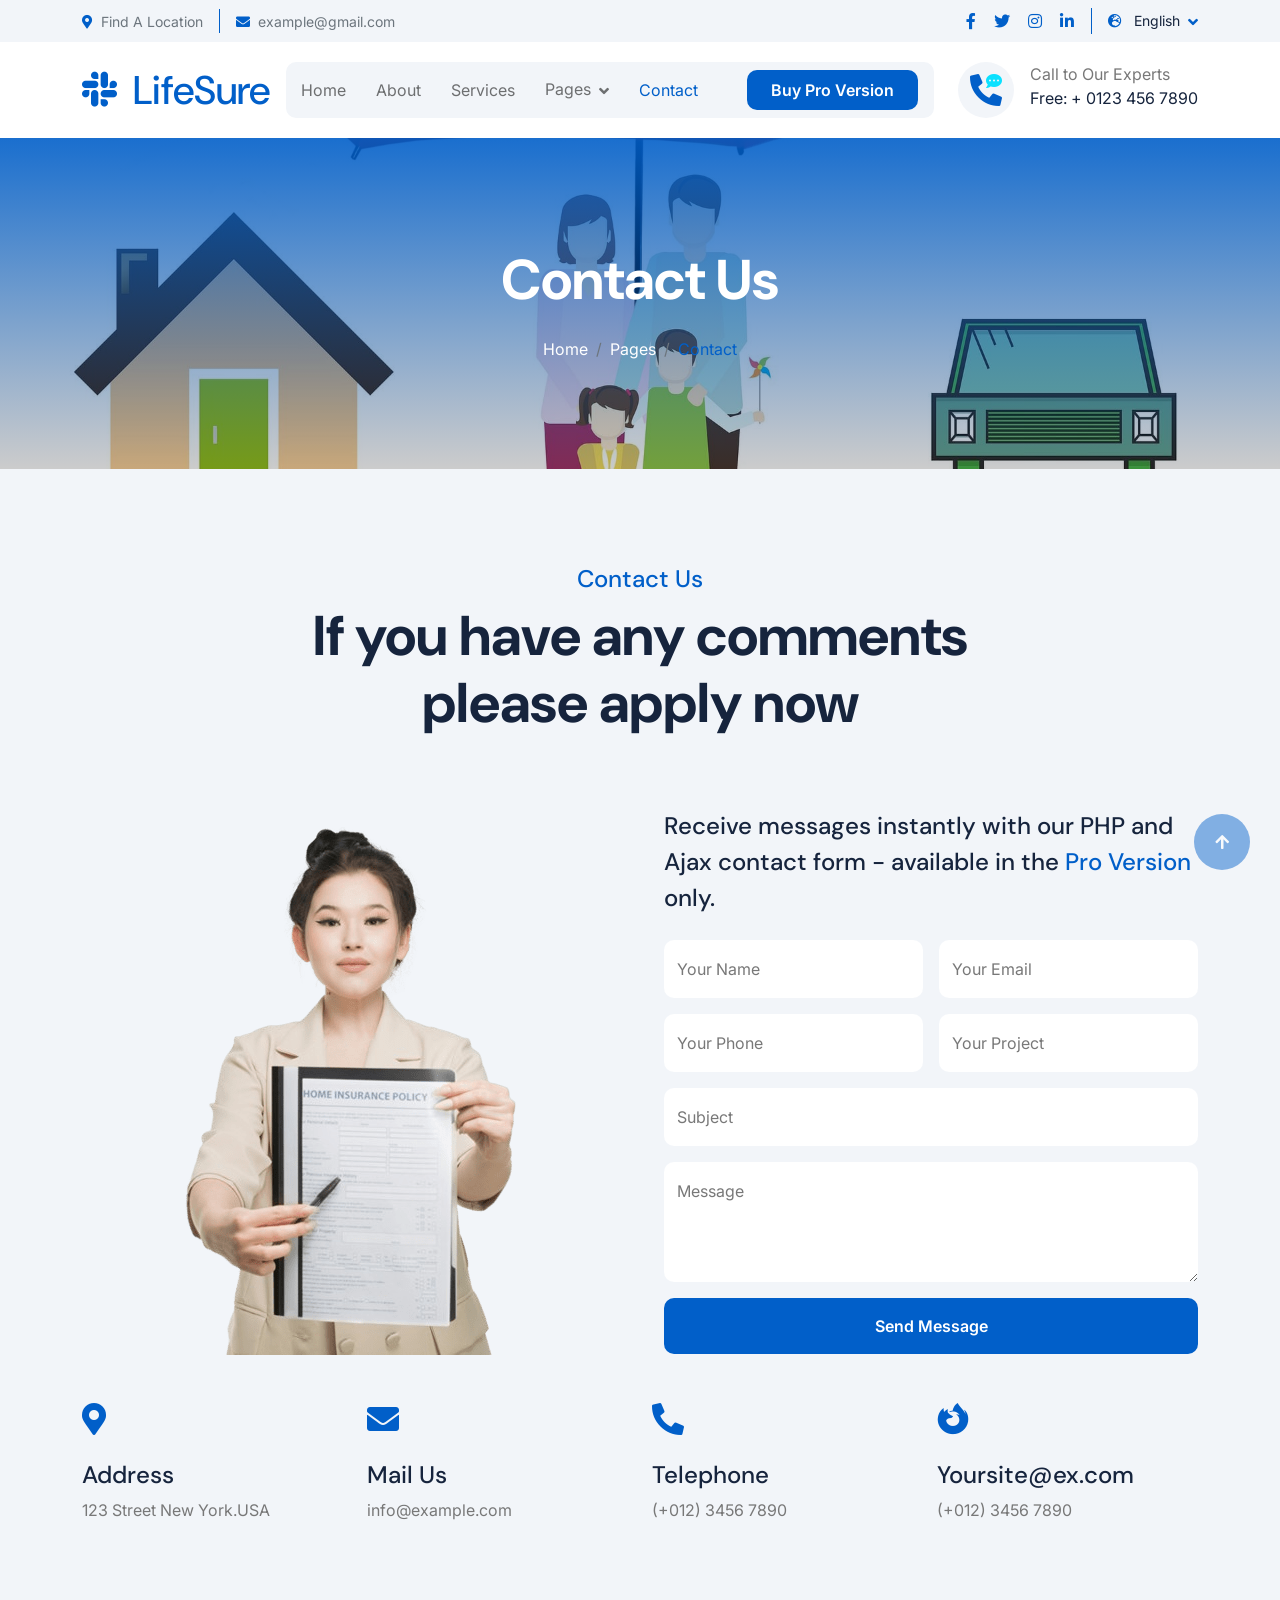
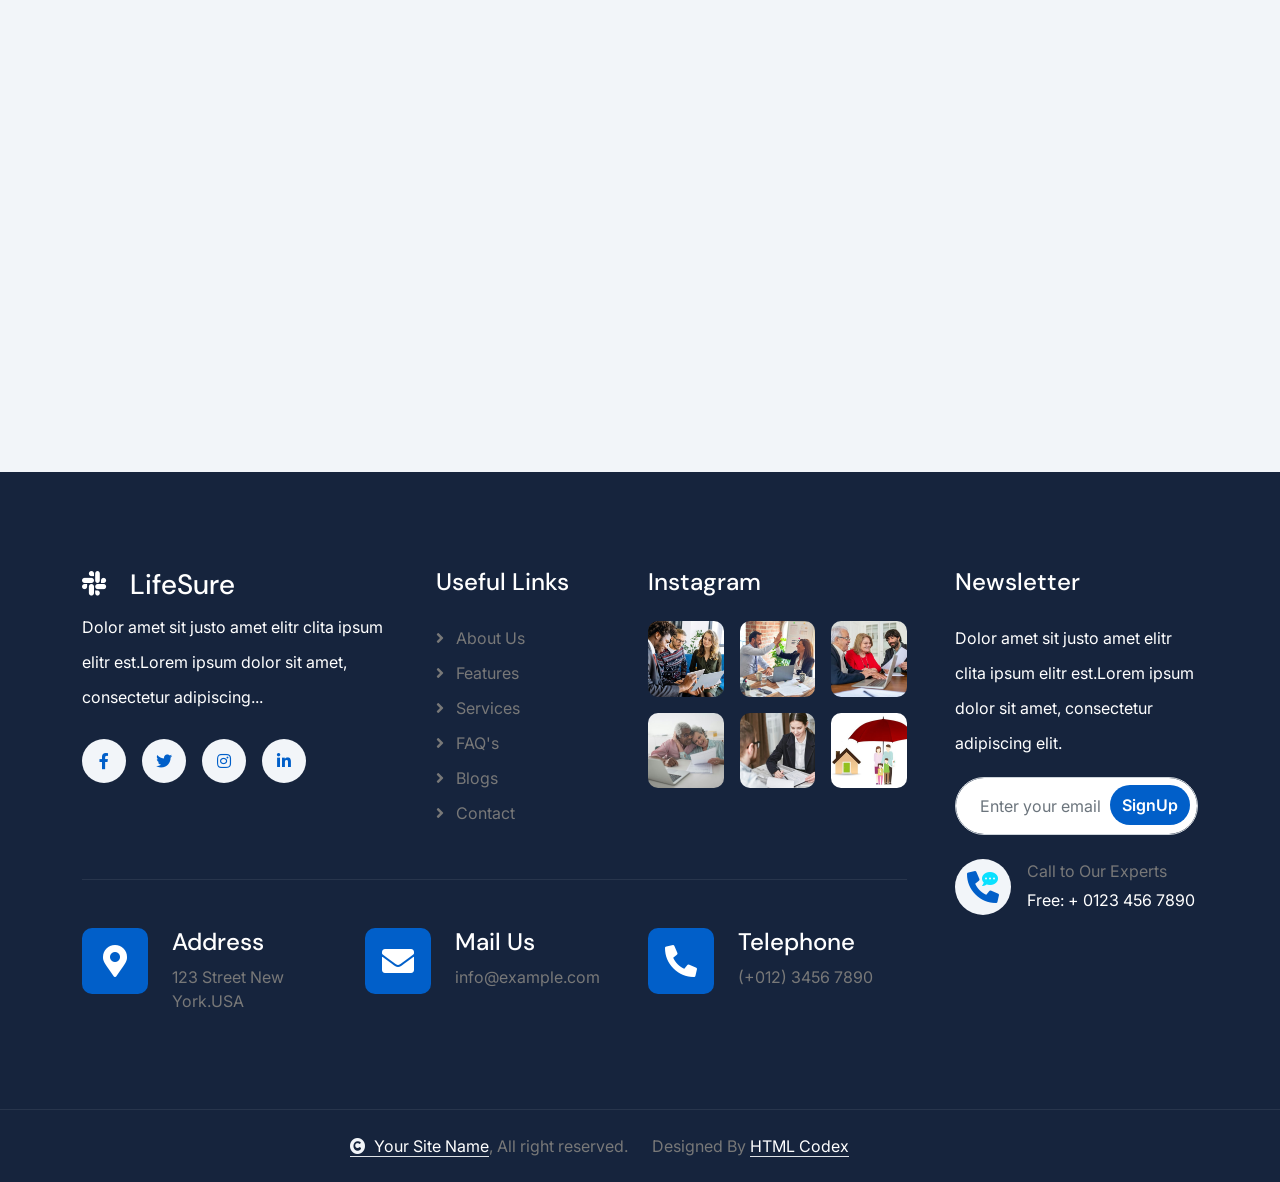
<file: LifeSure/LifeSure/contact.html>
<!DOCTYPE html>
<html lang="en">

    <head>
        <meta charset="utf-8">
        <title>LifeSure - Life Insurance Website Template</title>
        <meta content="width=device-width, initial-scale=1.0" name="viewport">
        <meta content="" name="keywords">
        <meta content="" name="description">

        <!-- Google Web Fonts -->
        <link rel="preconnect" href="https://fonts.googleapis.com">
        <link rel="preconnect" href="https://fonts.gstatic.com" crossorigin>
        <link href="https://fonts.googleapis.com/css2?family=DM+Sans:ital,opsz,wght@0,9..40,100..1000;1,9..40,100..1000&family=Inter:slnt,wght@-10..0,100..900&display=swap" rel="stylesheet">

        <!-- Icon Font Stylesheet -->
        <link rel="stylesheet" href="https://use.fontawesome.com/releases/v5.15.4/css/all.css"/>
        <link href="https://cdn.jsdelivr.net/npm/bootstrap-icons@1.4.1/font/bootstrap-icons.css" rel="stylesheet">

        <!-- Libraries Stylesheet -->
        <link rel="stylesheet" href="lib/animate/animate.min.css"/>
        <link href="lib/lightbox/css/lightbox.min.css" rel="stylesheet">
        <link href="lib/owlcarousel/assets/owl.carousel.min.css" rel="stylesheet">


        <!-- Customized Bootstrap Stylesheet -->
        <link href="css/bootstrap.min.css" rel="stylesheet">

        <!-- Template Stylesheet -->
        <link href="css/style.css" rel="stylesheet">
    </head>

    <body>

        <!-- Spinner Start -->
        <div id="spinner" class="show bg-white position-fixed translate-middle w-100 vh-100 top-50 start-50 d-flex align-items-center justify-content-center">
            <div class="spinner-border text-primary" style="width: 3rem; height: 3rem;" role="status">
                <span class="sr-only">Loading...</span>
            </div>
        </div>
        <!-- Spinner End -->

        <!-- Topbar Start -->
        <div class="container-fluid topbar px-0 px-lg-4 bg-light py-2 d-none d-lg-block">
            <div class="container">
                <div class="row gx-0 align-items-center">
                    <div class="col-lg-8 text-center text-lg-start mb-lg-0">
                        <div class="d-flex flex-wrap">
                            <div class="border-end border-primary pe-3">
                                <a href="#" class="text-muted small"><i class="fas fa-map-marker-alt text-primary me-2"></i>Find A Location</a>
                            </div>
                            <div class="ps-3">
                                <a href="mailto:example@gmail.com" class="text-muted small"><i class="fas fa-envelope text-primary me-2"></i>example@gmail.com</a>
                            </div>
                        </div>
                    </div>
                    <div class="col-lg-4 text-center text-lg-end">
                        <div class="d-flex justify-content-end">
                            <div class="d-flex border-end border-primary pe-3">
                                <a class="btn p-0 text-primary me-3" href="#"><i class="fab fa-facebook-f"></i></a>
                                <a class="btn p-0 text-primary me-3" href="#"><i class="fab fa-twitter"></i></a>
                                <a class="btn p-0 text-primary me-3" href="#"><i class="fab fa-instagram"></i></a>
                                <a class="btn p-0 text-primary me-0" href="#"><i class="fab fa-linkedin-in"></i></a>
                            </div>
                            <div class="dropdown ms-3">
                                <a href="#" class="dropdown-toggle text-dark" data-bs-toggle="dropdown"><small><i class="fas fa-globe-europe text-primary me-2"></i> English</small></a>
                                <div class="dropdown-menu rounded">
                                    <a href="#" class="dropdown-item">English</a>
                                    <a href="#" class="dropdown-item">Bangla</a>
                                    <a href="#" class="dropdown-item">French</a>
                                    <a href="#" class="dropdown-item">Spanish</a>
                                    <a href="#" class="dropdown-item">Arabic</a>
                                </div>
                            </div>
                        </div>
                    </div>
                </div>
            </div>
        </div>
        <!-- Topbar End -->

        <!-- Navbar & Hero Start -->
        <div class="container-fluid nav-bar px-0 px-lg-4 py-lg-0">
            <div class="container">
                <nav class="navbar navbar-expand-lg navbar-light"> 
                    <a href="#" class="navbar-brand p-0">
                        <h1 class="text-primary mb-0"><i class="fab fa-slack me-2"></i> LifeSure</h1>
                        <!-- <img src="img/logo.png" alt="Logo"> -->
                    </a>
                    <button class="navbar-toggler" type="button" data-bs-toggle="collapse" data-bs-target="#navbarCollapse">
                        <span class="fa fa-bars"></span>
                    </button>
                    <div class="collapse navbar-collapse" id="navbarCollapse">
                        <div class="navbar-nav mx-0 mx-lg-auto">
                            <a href="index.html" class="nav-item nav-link">Home</a>
                            <a href="about.html" class="nav-item nav-link">About</a>
                            <a href="service.html" class="nav-item nav-link">Services</a>
                            <div class="nav-item dropdown">
                                <a href="#" class="nav-link" data-bs-toggle="dropdown">
                                    <span class="dropdown-toggle">Pages</span>
                                </a>
                                <div class="dropdown-menu">
                                    <a href="blog.html" class="dropdown-item">Our Blog</a>
                                    <a href="team.html" class="dropdown-item">Our team</a>
                                </div>
                            </div>
                            <a href="contact.html" class="nav-item nav-link active">Contact</a>
                            <div class="nav-btn px-3">
                                <a href="https://htmlcodex.com/downloading/?item=3422" class="btn btn-primary py-2 px-4 ms-3 flex-shrink-0"> Buy Pro Version</a>
                            </div>
                        </div>
                    </div>
                    <div class="d-none d-xl-flex flex-shrink-0 ps-4">
                        <a href="#" class="btn btn-light btn-lg-square rounded-circle position-relative wow tada" data-wow-delay=".9s">
                            <i class="fa fa-phone-alt fa-2x"></i>
                            <div class="position-absolute" style="top: 7px; right: 12px;">
                                <span><i class="fa fa-comment-dots text-secondary"></i></span>
                            </div>
                        </a>
                        <div class="d-flex flex-column ms-3">
                            <span>Call to Our Experts</span>
                            <a href="tel:+ 0123 456 7890"><span class="text-dark">Free: + 0123 456 7890</span></a>
                        </div>
                    </div>
                </nav>
            </div>
        </div>
        <!-- Navbar & Hero End -->


        <!-- Header Start -->
        <div class="container-fluid bg-breadcrumb">
            <div class="container text-center py-5" style="max-width: 900px;">
                <h4 class="text-white display-4 mb-4 wow fadeInDown" data-wow-delay="0.1s">Contact Us</h4>
                <ol class="breadcrumb d-flex justify-content-center mb-0 wow fadeInDown" data-wow-delay="0.3s">
                    <li class="breadcrumb-item"><a href="index.html">Home</a></li>
                    <li class="breadcrumb-item"><a href="#">Pages</a></li>
                    <li class="breadcrumb-item active text-primary">Contact</li>
                </ol>    
            </div>
        </div>
        <!-- Header End -->


        <!-- Contact Start -->
        <div class="container-fluid contact bg-light py-5">
            <div class="container py-5">
                <div class="text-center mx-auto pb-5 wow fadeInUp" data-wow-delay="0.2s" style="max-width: 800px;">
                    <h4 class="text-primary">Contact Us</h4>
                    <h1 class="display-4 mb-4">If you have any comments please apply now</h1>
                </div>
                <div class="row g-5">
                    <div class="col-xl-6 wow fadeInLeft" data-wow-delay="0.2s">
                        <div class="contact-img d-flex justify-content-center" >
                            <div class="contact-img-inner">
                                <img src="img/contact-img.png" class="img-fluid w-100"  alt="Image">
                            </div>
                        </div>
                    </div>
                    <div class="col-xl-6 wow fadeInRight" data-wow-delay="0.4s">
                        <div>
                            <h4 class="lh-base mb-4">Receive messages instantly with our PHP and Ajax contact form - available in the <a href="https://htmlcodex.com/downloading/?item=3422">Pro Version</a> only.</h4>
                            <form>
                                <div class="row g-3">
                                    <div class="col-lg-12 col-xl-6">
                                        <div class="form-floating">
                                            <input type="text" class="form-control border-0" id="name" placeholder="Your Name">
                                            <label for="name">Your Name</label>
                                        </div>
                                    </div>
                                    <div class="col-lg-12 col-xl-6">
                                        <div class="form-floating">
                                            <input type="email" class="form-control border-0" id="email" placeholder="Your Email">
                                            <label for="email">Your Email</label>
                                        </div>
                                    </div>
                                    <div class="col-lg-12 col-xl-6">
                                        <div class="form-floating">
                                            <input type="phone" class="form-control border-0" id="phone" placeholder="Phone">
                                            <label for="phone">Your Phone</label>
                                        </div>
                                    </div>
                                    <div class="col-lg-12 col-xl-6">
                                        <div class="form-floating">
                                            <input type="text" class="form-control border-0" id="project" placeholder="Project">
                                            <label for="project">Your Project</label>
                                        </div>
                                    </div>
                                    <div class="col-12">
                                        <div class="form-floating">
                                            <input type="text" class="form-control border-0" id="subject" placeholder="Subject">
                                            <label for="subject">Subject</label>
                                        </div>
                                    </div>
                                    <div class="col-12">
                                        <div class="form-floating">
                                            <textarea class="form-control border-0" placeholder="Leave a message here" id="message" style="height: 120px"></textarea>
                                            <label for="message">Message</label>
                                        </div>

                                    </div>
                                    <div class="col-12">
                                        <button class="btn btn-primary w-100 py-3">Send Message</button>
                                    </div>
                                </div>
                            </form>
                        </div>
                    </div>
                    <div class="col-12">
                        <div>
                            <div class="row g-4">
                                <div class="col-md-6 col-lg-3 wow fadeInUp" data-wow-delay="0.2s">
                                    <div class="contact-add-item">
                                        <div class="contact-icon text-primary mb-4">
                                            <i class="fas fa-map-marker-alt fa-2x"></i>
                                        </div>
                                        <div>
                                            <h4>Address</h4>
                                            <p class="mb-0">123 Street New York.USA</p>
                                        </div>
                                    </div>
                                </div>
                                <div class="col-md-6 col-lg-3 wow fadeInUp" data-wow-delay="0.4s">
                                    <div class="contact-add-item">
                                        <div class="contact-icon text-primary mb-4">
                                            <i class="fas fa-envelope fa-2x"></i>
                                        </div>
                                        <div>
                                            <h4>Mail Us</h4>
                                            <p class="mb-0">info@example.com</p>
                                        </div>
                                    </div>
                                </div>
                                <div class="col-md-6 col-lg-3 wow fadeInUp" data-wow-delay="0.6s">
                                    <div class="contact-add-item">
                                        <div class="contact-icon text-primary mb-4">
                                            <i class="fa fa-phone-alt fa-2x"></i>
                                        </div>
                                        <div>
                                            <h4>Telephone</h4>
                                            <p class="mb-0">(+012) 3456 7890</p>
                                        </div>
                                    </div>
                                </div>
                                <div class="col-md-6 col-lg-3 wow fadeInUp" data-wow-delay="0.8s">
                                    <div class="contact-add-item">
                                        <div class="contact-icon text-primary mb-4">
                                            <i class="fab fa-firefox-browser fa-2x"></i>
                                        </div>
                                        <div>
                                            <h4>Yoursite@ex.com</h4>
                                            <p class="mb-0">(+012) 3456 7890</p>
                                        </div>
                                    </div>
                                </div>
                            </div>
                        </div>
                    </div>
                    <div class="col-12 wow fadeInUp" data-wow-delay="0.2s">
                        <div class="rounded">
                            <iframe class="rounded w-100" 
                            style="height: 400px;" src="https://www.google.com/maps/embed?pb=!1m18!1m12!1m3!1d387191.33750346623!2d-73.97968099999999!3d40.6974881!2m3!1f0!2f0!3f0!3m2!1i1024!2i768!4f13.1!3m3!1m2!1s0x89c24fa5d33f083b%3A0xc80b8f06e177fe62!2sNew%20York%2C%20NY%2C%20USA!5e0!3m2!1sen!2sbd!4v1694259649153!5m2!1sen!2sbd" 
                            loading="lazy" referrerpolicy="no-referrer-when-downgrade"></iframe>
                        </div>
                    </div>
                </div>
            </div>
        </div>
        <!-- Contact End -->


        <!-- Footer Start -->
        <div class="container-fluid footer py-5 wow fadeIn" data-wow-delay="0.2s">
            <div class="container py-5">
                <div class="row g-5">
                    <div class="col-xl-9">
                        <div class="mb-5">
                            <div class="row g-4">
                                <div class="col-md-6 col-lg-6 col-xl-5">
                                    <div class="footer-item">
                                        <a href="index.html" class="p-0">
                                            <h3 class="text-white"><i class="fab fa-slack me-3"></i> LifeSure</h3>
                                            <!-- <img src="img/logo.png" alt="Logo"> -->
                                        </a>
                                        <p class="text-white mb-4">Dolor amet sit justo amet elitr clita ipsum elitr est.Lorem ipsum dolor sit amet, consectetur adipiscing...</p>
                                        <div class="footer-btn d-flex">
                                            <a class="btn btn-md-square rounded-circle me-3" href="#"><i class="fab fa-facebook-f"></i></a>
                                            <a class="btn btn-md-square rounded-circle me-3" href="#"><i class="fab fa-twitter"></i></a>
                                            <a class="btn btn-md-square rounded-circle me-3" href="#"><i class="fab fa-instagram"></i></a>
                                            <a class="btn btn-md-square rounded-circle me-0" href="#"><i class="fab fa-linkedin-in"></i></a>
                                        </div>
                                    </div>
                                </div>
                                <div class="col-md-6 col-lg-6 col-xl-3">
                                    <div class="footer-item">
                                        <h4 class="text-white mb-4">Useful Links</h4>
                                        <a href="#"><i class="fas fa-angle-right me-2"></i> About Us</a>
                                        <a href="#"><i class="fas fa-angle-right me-2"></i> Features</a>
                                        <a href="#"><i class="fas fa-angle-right me-2"></i> Services</a>
                                        <a href="#"><i class="fas fa-angle-right me-2"></i> FAQ's</a>
                                        <a href="#"><i class="fas fa-angle-right me-2"></i> Blogs</a>
                                        <a href="#"><i class="fas fa-angle-right me-2"></i> Contact</a>
                                    </div>
                                </div>
                                <div class="col-md-6 col-lg-6 col-xl-4">
                                    <div class="footer-item">
                                        <h4 class="mb-4 text-white">Instagram</h4>
                                        <div class="row g-3">
                                            <div class="col-4">
                                                <div class="footer-instagram rounded">
                                                    <img src="img/instagram-footer-1.jpg" class="img-fluid w-100" alt="">
                                                    <div class="footer-search-icon">
                                                        <a href="img/instagram-footer-1.jpg" data-lightbox="footerInstagram-1" class="my-auto"><i class="fas fa-link text-white"></i></a>
                                                    </div>
                                                </div>
                                           </div>
                                           <div class="col-4">
                                                <div class="footer-instagram rounded">
                                                    <img src="img/instagram-footer-2.jpg" class="img-fluid w-100" alt="">
                                                    <div class="footer-search-icon">
                                                        <a href="img/instagram-footer-2.jpg" data-lightbox="footerInstagram-2" class="my-auto"><i class="fas fa-link text-white"></i></a>
                                                    </div>
                                                </div>
                                           </div>
                                            <div class="col-4">
                                                <div class="footer-instagram rounded">
                                                    <img src="img/instagram-footer-3.jpg" class="img-fluid w-100" alt="">
                                                    <div class="footer-search-icon">
                                                        <a href="img/instagram-footer-3.jpg" data-lightbox="footerInstagram-3" class="my-auto"><i class="fas fa-link text-white"></i></a>
                                                    </div>
                                                </div>
                                           </div>
                                            <div class="col-4">
                                                <div class="footer-instagram rounded">
                                                    <img src="img/instagram-footer-4.jpg" class="img-fluid w-100" alt="">
                                                    <div class="footer-search-icon">
                                                        <a href="img/instagram-footer-4.jpg" data-lightbox="footerInstagram-4" class="my-auto"><i class="fas fa-link text-white"></i></a>
                                                    </div>
                                                </div>
                                           </div>
                                            <div class="col-4">
                                                <div class="footer-instagram rounded">
                                                    <img src="img/instagram-footer-5.jpg" class="img-fluid w-100" alt="">
                                                    <div class="footer-search-icon">
                                                        <a href="img/instagram-footer-5.jpg" data-lightbox="footerInstagram-5" class="my-auto"><i class="fas fa-link text-white"></i></a>
                                                    </div>
                                                </div>
                                           </div>
                                           <div class="col-4">
                                                <div class="footer-instagram rounded">
                                                    <img src="img/instagram-footer-6.jpg" class="img-fluid w-100" alt="">
                                                    <div class="footer-search-icon">
                                                        <a href="img/instagram-footer-6.jpg" data-lightbox="footerInstagram-6" class="my-auto"><i class="fas fa-link text-white"></i></a>
                                                    </div>
                                                </div>
                                            </div>
                                        </div>
                                    </div>
                                </div>
                            </div>
                        </div>
                        <div class="pt-5" style="border-top: 1px solid rgba(255, 255, 255, 0.08);">
                            <div class="row g-0">
                                <div class="col-12">
                                    <div class="row g-4">
                                        <div class="col-lg-6 col-xl-4">
                                            <div class="d-flex">
                                                <div class="btn-xl-square bg-primary text-white rounded p-4 me-4">
                                                    <i class="fas fa-map-marker-alt fa-2x"></i>
                                                </div>
                                                <div>
                                                    <h4 class="text-white">Address</h4>
                                                    <p class="mb-0">123 Street New York.USA</p>
                                                </div>
                                            </div>
                                        </div>
                                        <div class="col-lg-6 col-xl-4">
                                            <div class="d-flex">
                                                <div class="btn-xl-square bg-primary text-white rounded p-4 me-4">
                                                    <i class="fas fa-envelope fa-2x"></i>
                                                </div>
                                                <div>
                                                    <h4 class="text-white">Mail Us</h4>
                                                    <p class="mb-0">info@example.com</p>
                                                </div>
                                            </div>
                                        </div>
                                        <div class="col-lg-6 col-xl-4">
                                            <div class="d-flex">
                                                <div class="btn-xl-square bg-primary text-white rounded p-4 me-4">
                                                    <i class="fa fa-phone-alt fa-2x"></i>
                                                </div>
                                                <div>
                                                    <h4 class="text-white">Telephone</h4>
                                                    <p class="mb-0">(+012) 3456 7890</p>
                                                </div>
                                            </div>
                                        </div>
                                    </div>
                                </div>
                            </div>
                        </div>
                    </div>
                    
                    <div class="col-xl-3">
                        <div class="footer-item">
                            <h4 class="text-white mb-4">Newsletter</h4>
                            <p class="text-white mb-3">Dolor amet sit justo amet elitr clita ipsum elitr est.Lorem ipsum dolor sit amet, consectetur adipiscing elit.</p>
                            <div class="position-relative rounded-pill mb-4">
                                <input class="form-control rounded-pill w-100 py-3 ps-4 pe-5" type="text" placeholder="Enter your email">
                                <button type="button" class="btn btn-primary rounded-pill position-absolute top-0 end-0 py-2 mt-2 me-2">SignUp</button>
                            </div>
                            <div class="d-flex flex-shrink-0">
                                <div class="footer-btn">
                                    <a href="#" class="btn btn-lg-square rounded-circle position-relative wow tada" data-wow-delay=".9s">
                                        <i class="fa fa-phone-alt fa-2x"></i>
                                        <div class="position-absolute" style="top: 2px; right: 12px;">
                                            <span><i class="fa fa-comment-dots text-secondary"></i></span>
                                        </div>
                                    </a>
                                </div>
                                <div class="d-flex flex-column ms-3 flex-shrink-0">
                                    <span>Call to Our Experts</span>
                                    <a href="tel:+ 0123 456 7890"><span class="text-white">Free: + 0123 456 7890</span></a>
                                </div>
                            </div>
                        </div>
                    </div>
                </div>
            </div>
        </div>
        <!-- Footer End -->
        
        <!-- Copyright Start -->
        <div class="container-fluid copyright py-4">
            <div class="container">
                <div class="row g-4 align-items-center">
                    <div class="col-md-6 text-center text-md-end mb-md-0">
                        <span class="text-body"><a href="#" class="border-bottom text-white"><i class="fas fa-copyright text-light me-2"></i>Your Site Name</a>, All right reserved.</span>
                    </div>
                    <div class="col-md-6 text-center text-md-start text-body">
                        <!--/*** The author’s attribution link must remain intact in the template. ***/-->
                        <!--/*** If you wish to remove this credit link, please purchase the Pro Version . ***/-->
                        Designed By <a class="border-bottom text-white" href="https://htmlcodex.com">HTML Codex</a>
                    </div>
                </div>
            </div>
        </div>
        <!-- Copyright End -->


        <!-- Back to Top -->
        <a href="#" class="btn btn-primary btn-lg-square rounded-circle back-to-top"><i class="fa fa-arrow-up"></i></a>   

        
        <!-- JavaScript Libraries -->
        <script src="https://ajax.googleapis.com/ajax/libs/jquery/3.6.4/jquery.min.js"></script>
        <script src="https://cdn.jsdelivr.net/npm/bootstrap@5.0.0/dist/js/bootstrap.bundle.min.js"></script>
        <script src="lib/wow/wow.min.js"></script>
        <script src="lib/easing/easing.min.js"></script>
        <script src="lib/waypoints/waypoints.min.js"></script>
        <script src="lib/counterup/counterup.min.js"></script>
        <script src="lib/lightbox/js/lightbox.min.js"></script>
        <script src="lib/owlcarousel/owl.carousel.min.js"></script>
        

        <!-- Template Javascript -->
        <script src="js/main.js"></script>
    </body>

</html>
</file>
<file: LifeSure/LifeSure/css/style.css>
/*** Spinner Start ***/
#spinner {
    opacity: 0;
    visibility: hidden;
    transition: opacity .5s ease-out, visibility 0s linear .5s;
    z-index: 99999;
}

#spinner.show {
    transition: opacity .5s ease-out, visibility 0s linear 0s;
    visibility: visible;
    opacity: 1;
}
/*** Spinner End ***/

.back-to-top {
    position: fixed;
    right: 30px;
    bottom: 30px;
    transition: 0.5s;
    z-index: 99;
}


/*** Button Start ***/
.btn {
    font-weight: 600;
    transition: .5s;
}

.btn-square {
    width: 32px;
    height: 32px;
}

.btn-sm-square {
    width: 34px;
    height: 34px;
}

.btn-md-square {
    width: 44px;
    height: 44px;
}

.btn-lg-square {
    width: 56px;
    height: 56px;
}

.btn-xl-square {
    width: 66px;
    height: 66px;
}

.btn-square,
.btn-sm-square,
.btn-md-square,
.btn-lg-square,
.btn-xl-square {
    padding: 0;
    display: flex;
    align-items: center;
    justify-content: center;
    font-weight: normal;
}

.btn.btn-primary {
    color: var(--bs-white);
    border: none;
}

.btn.btn-primary:hover {
    background: var(--bs-dark);
    color: var(--bs-white);
}

.btn.btn-light {
    color: var(--bs-primary);
    border: none;
}

.btn.btn-light:hover {
    color: var(--bs-white);
    background: var(--bs-dark);
}

.btn.btn-dark {
    color: var(--bs-white);
    border: none;
}

.btn.btn-dark:hover {
    color: var(--bs-primary);
    background: var(--bs-light);
}


/*** Topbar Start ***/ 
.topbar .dropdown-toggle::after {
    border: none;
    content: "\f107";
    font-family: "Font Awesome 5 Free";
    font-weight: 600;
    vertical-align: middle;
    margin-left: 8px;
    color: var(--bs-primary);
}

.topbar .dropdown .dropdown-menu a:hover {
    background: var(--bs-primary);
    color: var(--bs-white);
}

.topbar .dropdown .dropdown-menu {
    transform: rotateX(0deg);
    visibility: visible;
    background: var(--bs-light);
    padding-top: 10px;
    border: 0;
    transition: .5s;
    opacity: 1;
}
/*** Topbar End ***/


/*** Navbar Start ***/
.nav-bar {
    background: var(--bs-white);
    transition: 1s;
}

.navbar-light .navbar-brand img {
    max-height: 60px;
    transition: .5s;
}

.nav-bar .navbar-light .navbar-brand img {
    max-height: 50px;
}

.navbar .navbar-nav .nav-item .nav-link {
    padding: 0;
}

.navbar .navbar-nav .nav-item {
    display: flex;
    align-items: center;
    padding: 15px;
}

.navbar-light .navbar-nav .nav-item:hover,
.navbar-light .navbar-nav .nav-item.active,
.navbar-light .navbar-nav .nav-item:hover .nav-link,
.navbar-light .navbar-nav .nav-item.active .nav-link {
    color: var(--bs-primary);
}

@media (max-width: 991px) {
    .navbar {
        padding: 20px 0;
    }

    .navbar .navbar-nav .nav-link {
        padding: 0;
    }

    .navbar .navbar-nav .nav-item {
        display: flex;
        padding: 20px;
        flex-direction: column;
        justify-content: start;
        align-items: start;
    }

    .navbar .navbar-nav .nav-btn {
        display: flex;
        justify-content: start;
    }

    .navbar .navbar-nav {
        width: 100%;
        display: flex;
        margin-top: 20px;
        padding-bottom: 20px;
        background: var(--bs-light);
        border-radius: 10px;
    }

    .navbar.navbar-expand-lg .navbar-toggler {
        padding: 8px 15px;
        border: 1px solid var(--bs-primary);
        color: var(--bs-primary);
    }
}

.navbar .dropdown-toggle::after {
    border: none;
    content: "\f107";
    font-family: "Font Awesome 5 Free";
    font-weight: 600;
    vertical-align: middle;
    margin-left: 8px;
}

.dropdown .dropdown-menu .dropdown-item:hover {
    background: var(--bs-primary);
    color: var(--bs-white);
}

@media (min-width: 992px) {
    .navbar {
        padding: 20px 0;
    }

    .navbar .nav-btn {
        display: flex;
        align-items: center;
        justify-content: end;
    }

    .navbar .navbar-nav {
        width: 100%;
        display: flex;
        justify-content: center;
        align-items: center;
        background: var(--bs-light);
        border-radius: 10px;
    }

    .navbar .navbar-nav .nav-btn {
        width: 100%;
        display: flex;
        margin-left: auto;
    }

    .navbar .nav-item .dropdown-menu {
        display: block;
        visibility: hidden;
        top: 100%;
        transform: rotateX(-75deg);
        transform-origin: 0% 0%;
        border: 0;
        border-radius: 10px;
        transition: .5s;
        opacity: 0;
    }

    .navbar .nav-item:hover .dropdown-menu {
        transform: rotateX(0deg);
        visibility: visible;
        margin-top: 20px;
        background: var(--bs-light);
        transition: .5s;
        opacity: 1;
    }
}
/*** Navbar End ***/


/*** Carousel Hero Header Start ***/
.header-carousel .header-carousel-item {
    height: 700px;
}

.header-carousel .owl-nav .owl-prev,
.header-carousel .owl-nav .owl-next {
    position: absolute;
    width: 60px;
    height: 60px;
    border-radius: 60px;
    background: var(--bs-light);
    color: var(--bs-primary);
    font-size: 26px;
    display: flex;
    align-items: center;
    justify-content: center;
    transition: 0.5s;
}

.header-carousel .owl-nav .owl-prev {
    bottom: 30px;
    left: 50%;
    transform: translateX(-50%);
    margin-left: 30px;
}
.header-carousel .owl-nav .owl-next {
    bottom: 30px;
    right: 50%;
    transform: translateX(-50%);
    margin-right: 30px;
}

.header-carousel .owl-nav .owl-prev:hover,
.header-carousel .owl-nav .owl-next:hover {
    box-shadow: inset 0 0 100px 0 var(--bs-secondary);
    color: var(--bs-white);
}

.header-carousel .header-carousel-item .carousel-caption {
    position: absolute;
    width: 100%;
    height: 100%;
    left: 0;
    bottom: 0;
    background: rgba(0, 0, 0, .2);
    display: flex;
    align-items: center;
}

@media (max-width: 991px) {
    .header-carousel .header-carousel-item .carousel-caption {
        padding-top: 45px;
    }

    .header-carousel .header-carousel-item {
        height: 1300px;
    }
}

@media (max-width: 767px) {
    .header-carousel .header-carousel-item {
        height: 950px;
    }

    .header-carousel .owl-nav .owl-prev {
        bottom: -30px;
        left: 50%;
        transform: translateX(-50%);
        margin-left: -45px;
    }

    .header-carousel .owl-nav .owl-next {
        bottom: -30px;
        left: 50%;
        transform: translateX(-50%);
        margin-left: 45px;
    }
}
/*** Carousel Hero Header End ***/


/*** Single Page Hero Header Start ***/
.bg-breadcrumb {
    position: relative;
    overflow: hidden;
    background: linear-gradient(rgba(1, 95, 201, 0.9), rgba(0, 0, 0, 0.2)), url(../img/bg-breadcrumb.jpg);
    background-position: center center;
    background-repeat: no-repeat;
    background-size: cover;
    padding: 60px 0 60px 0;
    transition: 0.5s;
}

.bg-breadcrumb .breadcrumb {
    position: relative;
}

.bg-breadcrumb .breadcrumb .breadcrumb-item a {
    color: var(--bs-white);
}
/*** Single Page Hero Header End ***/


/*** Service Start ***/
.service .service-item {
    border-radius: 10px;
}
.service .service-item .service-img {
    position: relative;
    overflow: hidden;
    border-top-left-radius: 10px;
    border-top-right-radius: 10px;
}

.service .service-item .service-img img {
    transition: 0.5s;
}

.service .service-item:hover .service-img img {
    transform: scale(1.1);
}

.service .service-item .service-img::after {
    content: "";
    position: absolute;
    width: 100%;
    height: 0;
    top: 0;
    left: 0;
    border-top-left-radius: 10px;
    border-top-right-radius: 10px;
    background: rgba(1, 95, 201, .2);
    transition: 0.5s;
    z-index: 1;
}

.service .service-item:hover .service-img::after {
    height: 100%;
}

.service .service-item .service-img .service-icon {
    position: absolute;
    width: 70px;
    bottom: 0;
    right: 25px;
    border-top-left-radius: 10px;
    border-top-right-radius: 10px;
    background: var(--bs-light);
    display: flex;
    align-items: center;
    justify-content: center;
    transition: 0.5s;
    z-index: 9;
}

.service .service-item .service-img .service-icon i {
    color: var(--bs-primary);
    transition: 0.5s;
}

.service .service-item:hover .service-img .service-icon i {
    transform: rotateX(360deg);
    color: var(--bs-white);
}

.service .service-item:hover .service-img .service-icon {
    bottom: 0;
    color: var(--bs-white);
    background: var(--bs-primary);
}

.service .service-content {
    position: relative;
    border-bottom-left-radius: 10px;
    border-bottom-right-radius: 10px;
    background: var(--bs-light);
}

.service .service-item .service-content .service-content-inner {
    position: relative;
    z-index: 9;
}

.service .service-item .service-content .service-content-inner .h4,
.service .service-item .service-content .service-content-inner p {
    transition: 0.5s;
}

.service .service-item:hover .service-content .service-content-inner .h4,
.service .service-item:hover .service-content .service-content-inner p {
    color: var(--bs-white);
}

.service .service-item:hover .service-content .service-content-inner .btn.btn-primary {
    color: var(--bs-primary);
    background: var(--bs-white);
}

.service .service-item:hover .service-content .service-content-inner .btn.btn-primary:hover {
    color: var(--bs-white);
    background: var(--bs-dark);
}

.service .service-item:hover .service-content .service-content-inner .h4:hover {
    color: var(--bs-dark);
}

.service .service-item .service-content::after {
    content: "";
    position: absolute;
    width: 100%;
    height: 0;
    bottom: 0;
    left: 0;
    border-bottom-left-radius: 10px;
    border-bottom-right-radius: 10px;
    background: var(--bs-primary);
    transition: 0.5s;
    z-index: 1;
}

.service .service-item:hover .service-content::after {
    height: 100%;
}
/*** Service End ***/


/*** Blog Start ***/
.blog .blog-item {
    border-radius: 10px;
    transition: 0.5s;
}

.blog .blog-item:hover {
    box-shadow: 0 0 45px rgba(0, 0, 0, .1);
}

.blog .blog-item:hover .blog-content {
    background: var(--bs-light);
}

.blog .blog-item .blog-img {
    border-top-left-radius: 10px;
    border-top-right-radius: 10px;
    position: relative;
    overflow: hidden;
}

.blog .blog-item .blog-img img {
    transition: 0.5s;
}

.blog .blog-item:hover .blog-img img {
    transform: scale(1.2);
}

.blog .blog-item .blog-img::after {
    content: "";
    position: absolute;
    width: 100%;
    height: 0;
    top: 0;
    left: 0;
    border-top-left-radius: 10px;
    border-top-right-radius: 10px;
    background: rgba(1, 95, 201, .2);
    transition: 0.5s;
    z-index: 1;
}

.blog .blog-item:hover .blog-img::after {
    height: 100%;
}

.blog .blog-item .blog-img .blog-categiry {
    position: absolute;
    bottom: 0;
    right: 0;
    border-top-left-radius: 10px;
    display: inline-flex;
    color: var(--bs-white);
    background: var(--bs-primary);
    z-index: 9;
}

.blog .blog-item .blog-content {
    border-bottom-left-radius: 10px;
    border-bottom-right-radius: 10px;
    background: var(--bs-white);
}

.blog .blog-item .blog-content a.btn {
    color: var(--bs-dark);
}

.blog .blog-item:hover .blog-content a.btn:hover {
    color: var(--bs-primary);
}
/*** Blog End ***/


/*** Team Start ***/
.team .team-item .team-img {
    position: relative;
    overflow: hidden;
    border-top-left-radius: 10px;
    border-top-right-radius: 10px;
} 

.team .team-item .team-img img {
    transition: 0.5s;
}

.team .team-item:hover .team-img img {
    transform: scale(1.1);
}

.team .team-item .team-img::after {
    content: "";
    position: absolute;
    width: 100%;
    height: 0;
    top: 0;
    left: 0;
    border-top-left-radius: 10px;
    border-top-right-radius: 10px;
    transition: 0.5s;
}

.team .team-item:hover .team-img::after {
    height: 100%;
    background: rgba(255, 255, 255, 0.3);
}

.team .team-item .team-img .team-icon {
    position: absolute;
    bottom: 20px;
    right: 20px;
    margin-bottom: -100%;
    transition: 0.5s;
    z-index: 9;
}

.team .team-item:hover .team-img .team-icon {
    margin-bottom: 0;
}

.team .team-item .team-title {
    color: var(--bs-white);
    background: var(--bs-primary);
    border-bottom-left-radius: 10px;
    border-bottom-right-radius: 10px;
    transition: 0.5s;
}

.team .team-item .team-title h4 {
    color: var(--bs-white);
}

.team .team-item:hover .team-title {
    background: var(--bs-dark);
}
/*** Team End ***/


/*** Footer Start ***/
.footer {
    background: var(--bs-dark);
}

.footer .footer-item {
    display: flex;
    flex-direction: column;
}

.footer .footer-item a {
    line-height: 35px;
    color: var(--bs-body);
    transition: 0.5s;
}

.footer .footer-item p {
    line-height: 35px;
}

.footer .footer-item a:hover {
    color: var(--bs-primary);
}

.footer .footer-item .footer-btn a,
.footer .footer-item .footer-btn a i {
    transition: 0.5s;
}

.footer .footer-item .footer-btn a:hover {
    background: var(--bs-white);
}

.footer .footer-item .footer-btn a:hover i {
    color: var(--bs-primary);
}


.footer .footer-item .footer-instagram {
    position: relative;
    overflow: hidden;
}

.footer .footer-item .footer-instagram img {
    transition: 0.5s;
}

.footer .footer-item .footer-instagram:hover img {
    transform: scale(1.2);
}

.footer .footer-item .footer-instagram .footer-search-icon {
    position: absolute;
    width: 100%;
    height: 100%;
    top: 0;
    left: 0;
    display: flex;
    align-items: center;
    justify-content: center;
    transition: 0.5s;
    opacity: 0;
}

.footer .footer-item .footer-instagram:hover .footer-search-icon {
    opacity: 1;
    background: rgba(0, 0, 0, .6);
}

.footer .footer-item .footer-btn a {
    background: var(--bs-light);
    color: var(--bs-primary);
}

.footer .footer-item .footer-btn a:hover {
    background: var(--bs-primary);
}

.footer .footer-item .footer-btn a:hover i {
    color: var(--bs-white);
}
/*** Footer End ***/


/*** copyright Start ***/
.copyright {
    background: var(--bs-dark);
    border-top: 1px solid rgba(255, 255, 255, .08);
}
/*** copyright end ***/
</file>
<file: insure-1.0.0/insure-1.0.0/css/style.css>
/********** Template CSS **********/
:root {
    --primary: #015FC9;
    --secondary: #0DD3F1;
    --light: #F6F7FC;
    --dark: #15233C;
}

.back-to-top {
    position: fixed;
    display: none;
    right: 30px;
    bottom: 30px;
    z-index: 99;
}


/*** Spinner ***/
#spinner {
    opacity: 0;
    visibility: hidden;
    transition: opacity .5s ease-out, visibility 0s linear .5s;
    z-index: 99999;
}

#spinner.show {
    transition: opacity .5s ease-out, visibility 0s linear 0s;
    visibility: visible;
    opacity: 1;
}


/*** Button ***/
.btn {
    transition: .5s;
}

.btn.btn-primary,
.btn.btn-outline-primary:hover,
.btn.btn-secondary,
.btn.btn-outline-secondary:hover {
    color: #FFFFFF;
}

.btn.btn-primary:hover {
    background: var(--secondary);
    border-color: var(--secondary);
}

.btn.btn-secondary:hover {
    background: var(--primary);
    border-color: var(--primary);
}

.btn-square {
    width: 38px;
    height: 38px;
}

.btn-sm-square {
    width: 32px;
    height: 32px;
}

.btn-lg-square {
    width: 48px;
    height: 48px;
}

.btn-square,
.btn-sm-square,
.btn-lg-square {
    padding: 0;
    display: flex;
    align-items: center;
    justify-content: center;
    font-weight: normal;
}


/*** Navbar ***/
.navbar.sticky-top {
    top: -100px;
    transition: .5s;
}

.navbar .navbar-brand img {
    max-height: 60px;
}

.navbar .navbar-nav .nav-link {
    margin-left: 25px;
    padding: 10px 0;
    color: #696E77;
    font-weight: 500;
    outline: none;
}

.navbar .navbar-nav .nav-link:hover,
.navbar .navbar-nav .nav-link.active {
    color: var(--primary);
}

.navbar .dropdown-toggle::after {
    border: none;
    content: "\f107";
    font-family: "Font Awesome 5 Free";
    font-weight: 900;
    vertical-align: middle;
    margin-left: 8px;
}

@media (max-width: 991.98px) {
    .navbar .navbar-brand img {
        max-height: 45px;
    }

    .navbar .navbar-nav {
        margin-top: 20px;
        margin-bottom: 15px;
    }

    .navbar .nav-item .dropdown-menu {
        padding-left: 30px;
    }
}

@media (min-width: 992px) {
    .navbar .nav-item .dropdown-menu {
        display: block;
        border: none;
        margin-top: 0;
        top: 150%;
        right: 0;
        opacity: 0;
        visibility: hidden;
        transition: .5s;
    }

    .navbar .nav-item:hover .dropdown-menu {
        top: 100%;
        visibility: visible;
        transition: .5s;
        opacity: 1;
    }
}


/*** Header ***/
.carousel-caption {
    top: 0;
    left: 0;
    right: 0;
    bottom: 0;
    display: flex;
    align-items: center;
    text-align: start;
    z-index: 1;
}

.carousel-control-prev,
.carousel-control-next {
    width: 15%;
}

.carousel-control-prev-icon,
.carousel-control-next-icon {
    width: 3rem;
    height: 3rem;
    background-color: var(--primary);
    border: 15px solid var(--primary);
    border-radius: 50px;
}

@media (max-width: 768px) {
    #header-carousel .carousel-item {
        position: relative;
        min-height: 450px;
    }
    
    #header-carousel .carousel-item img {
        position: absolute;
        width: 100%;
        height: 100%;
        object-fit: cover;
    }
}

.page-header {
    background: url(../img/backround.png) center center no-repeat;
    background-size: cover;
}

.page-header .breadcrumb-item,
.page-header .breadcrumb-item a {
    font-weight: 500;
}

.page-header .breadcrumb-item a,
.page-header .breadcrumb-item+.breadcrumb-item::before {
    color: #696E77;
}

.page-header .breadcrumb-item a:hover,
.page-header .breadcrumb-item.active {
    color: var(--primary);
}


/*** Facts ***/
@media (min-width: 992px) {
    .container.facts {
        max-width: 100% !important;
    }

    .container.facts .facts-text {
        padding-left: calc(((100% - 960px) / 2) + .75rem);
    }

    .container.facts .facts-counter {
        padding-right: calc(((100% - 960px) / 2) + .75rem);
    }
}

@media (min-width: 1200px) {
    .container.facts .facts-text  {
        padding-left: calc(((100% - 1140px) / 2) + .75rem);
    }

    .container.facts .facts-counter  {
        padding-right: calc(((100% - 1140px) / 2) + .75rem);
    }
}

@media (min-width: 1400px) {
    .container.facts .facts-text  {
        padding-left: calc(((100% - 1320px) / 2) + .75rem);
    }

    .container.facts .facts-counter  {
        padding-right: calc(((100% - 1320px) / 2) + .75rem);
    }
}

.container.facts .facts-text {
    background: linear-gradient(rgba(1, 95, 201, .9), rgba(1, 95, 201, .9)), url(../img/carousel-1.jpg) center right no-repeat;
    background-size: cover;
}

.container.facts .facts-counter {
    background: linear-gradient(rgba(255, 255, 255, .9), rgba(255, 255, 255, .9)), url(../img/carousel-2.jpg) center right no-repeat;
    background-size: cover;
}

.container.facts .facts-text .h-100,
.container.facts .facts-counter .h-100 {
    padding: 6rem 0;
    display: flex;
    flex-direction: column;
    justify-content: center;
}


/*** Service ***/
.service-item {
    position: relative;
    overflow: hidden;
    box-shadow: 0 0 45px rgba(0, 0, 0, .07);
}

.service-item .service-icon {
    width: 90px;
    height: 90px;
    display: flex;
    align-items: center;
    justify-content: center;
}

.service-item .service-icon img {
    max-width: 60px;
    max-height: 60px;
}

.service-item a.btn {
    color: var(--primary);
}

.service-item a.btn:hover {
    color: #FFFFFF;
    background: var(--primary);
    border-color: var(--primary);
}


/*** Appointment ***/
.appointment {
    background: linear-gradient(rgba(1, 95, 201, .9), rgba(1, 95, 201, .9)), url(../img/carousel-1.jpg) center center no-repeat;
    background-size: cover;
}


/*** Team ***/
.team-item {
    position: relative;
    overflow: hidden;
    box-shadow: 0 0 45px rgba(0, 0, 0, .07);
}

.team-item img {
    transition: .5s;
}

.team-item:hover img {
    transform: scale(1.1);
}

.team-text {
    position: absolute;
    width: 100%;
    left: 0;
    bottom: -50px;
    opacity: 0;
    transition: .5s;
}

.team-item:hover .team-text {
    bottom: 0;
    opacity: 1;
}

.team-item a.btn {
    color: var(--primary);
}

.team-item a.btn:hover {
    color: #FFFFFF;
    background: var(--primary);
    border-color: var(--primary);
}


/*** Testimonial ***/
.animated.pulse {
    animation-duration: 1.5s;
}

.testimonial-left,
.testimonial-right {
    position: relative;
}

.testimonial-left img,
.testimonial-right img {
    position: absolute;
    padding: 5px;
    border: 1px dashed var(--primary);
    border-radius: 10px;
}

.testimonial-left img:nth-child(1),
.testimonial-right img:nth-child(3) {
    width: 70px;
    height: 70px;
    top: 10%;
    left: 50%;
    transform: translateX(-50%);
}

.testimonial-left img:nth-child(2),
.testimonial-right img:nth-child(2) {
    width: 60px;
    height: 60px;
    top: 50%;
    left: 10%;
    transform: translateY(-50%);
}

.testimonial-left img:nth-child(3),
.testimonial-right img:nth-child(1) {
    width: 50px;
    height: 50px;
    bottom: 10%;
    right: 10%;
}

.testimonial-carousel .owl-item img {
    width: 100px;
    height: 100px;
}

.testimonial-carousel .owl-nav {
    margin-top: 30px;
    display: flex;
    justify-content: center;
}

.testimonial-carousel .owl-nav .owl-prev,
.testimonial-carousel .owl-nav .owl-next {
    margin: 0 5px;
    width: 45px;
    height: 45px;
    display: flex;
    align-items: center;
    justify-content: center;
    color: #FFFFFF;
    background: var(--primary);
    border-radius: 10px;
    font-size: 22px;
    transition: .5s;
}

.testimonial-carousel .owl-nav .owl-prev:hover,
.testimonial-carousel .owl-nav .owl-next:hover {
    background: var(--secondary);
}


/*** Footer ***/
.footer {
    color: #A7A8B4;
}

.footer .btn.btn-link {
    display: block;
    margin-bottom: 5px;
    padding: 0;
    text-align: left;
    color: #A7A8B4;
    font-weight: normal;
    text-transform: capitalize;
    transition: .3s;
}

.footer .btn.btn-link::before {
    position: relative;
    content: "\f105";
    font-family: "Font Awesome 5 Free";
    font-weight: 900;
    color: #A7A8B4;
    margin-right: 10px;
}

.footer .btn.btn-link:hover {
    color: var(--light);
    letter-spacing: 1px;
    box-shadow: none;
}

.footer .btn.btn-square {
    color: #A7A8B4;
    border: 1px solid#A7A8B4;
}

.footer .btn.btn-square:hover {
    color: var(--secondary);
    border-color: var(--light);
}

.footer .copyright {
    padding: 25px 0;
    font-size: 15px;
    border-top: 1px solid rgba(256, 256, 256, .1);
}

.footer .copyright a {
    color: var(--secondary);
}

.footer .copyright a:hover {
    color: #FFFFFF;
}


/*** Service Start ***/
.service .service-item {
    border-radius: 10px;
}
.service .service-item .service-img {
    position: relative;
    overflow: hidden;
    border-top-left-radius: 10px;
    border-top-right-radius: 10px;
}

.service .service-item .service-img img {
    transition: 0.5s;
}

.service .service-item:hover .service-img img {
    transform: scale(1.1);
}

.service .service-item .service-img::after {
    content: "";
    position: absolute;
    width: 100%;
    height: 0;
    top: 0;
    left: 0;
    border-top-left-radius: 10px;
    border-top-right-radius: 10px;
    background: rgba(1, 95, 201, .2);
    transition: 0.5s;
    z-index: 1;
}

.service .service-item:hover .service-img::after {
    height: 100%;
}

.service .service-item .service-img .service-icon {
    position: absolute;
    width: 70px;
    bottom: 0;
    right: 25px;
    border-top-left-radius: 10px;
    border-top-right-radius: 10px;
    background: var(--bs-light);
    display: flex;
    align-items: center;
    justify-content: center;
    transition: 0.5s;
    z-index: 9;
}

.service .service-item .service-img .service-icon i {
    color: var(--bs-primary);
    transition: 0.5s;
}

.service .service-item:hover .service-img .service-icon i {
    transform: rotateX(360deg);
    color: var(--bs-white);
}

.service .service-item:hover .service-img .service-icon {
    bottom: 0;
    color: var(--bs-white);
    background: var(--bs-primary);
}

.service .service-content {
    position: relative;
    border-bottom-left-radius: 10px;
    border-bottom-right-radius: 10px;
    background: var(--bs-light);
}

.service .service-item .service-content .service-content-inner {
    position: relative;
    z-index: 9;
}

.service .service-item .service-content .service-content-inner .h4,
.service .service-item .service-content .service-content-inner p {
    transition: 0.5s;
}

.service .service-item:hover .service-content .service-content-inner .h4,
.service .service-item:hover .service-content .service-content-inner p {
    color: var(--bs-white);
}

.service .service-item:hover .service-content .service-content-inner .btn.btn-primary {
    color: var(--bs-primary);
    background: var(--bs-white);
}

.service .service-item:hover .service-content .service-content-inner .btn.btn-primary:hover {
    color: var(--bs-white);
    background: var(--bs-dark);
}

.service .service-item:hover .service-content .service-content-inner .h4:hover {
    color: var(--bs-dark);
}

.service .service-item .service-content::after {
    content: "";
    position: absolute;
    width: 100%;
    height: 0;
    bottom: 0;
    left: 0;
    border-bottom-left-radius: 10px;
    border-bottom-right-radius: 10px;
    background: var(--bs-primary);
    transition: 0.5s;
    z-index: 1;
}

.service .service-item:hover .service-content::after {
    height: 100%;
}

/* =========================
   MOBILE RESPONSIVE FIX
========================= */
/*
@media (max-width: 768px) {

    body{
        overflow-x: hidden;
    }

    /* HERO SECTION */
/*
    .carousel-caption h1,
    .display-1,
    .display-2,
    .display-3,
    .display-4 {
        font-size: 32px !important;
        line-height: 1.3 !important;
    }

    .carousel-caption p {
        font-size: 15px !important;
    }

    /* BUTTON */
/*
    .btn {
        padding: 10px 20px !important;
        font-size: 14px !important;
    }

    /* NAVBAR */
/*
    .navbar .navbar-nav .nav-link {
        margin-left: 0;
        padding: 12px 0;
        text-align: center;
    }

    /* LOGO */
/*
    .navbar-brand img {
        max-height: 40px !important;
    }

    /* CAROUSEL IMAGE */
/*
    #header-carousel .carousel-item {
        min-height: 500px;
    }

    #header-carousel .carousel-item img {
        height: 500px;
        object-fit: cover;
    }

    /* SERVICE */
/*
    .service .service-item {
        margin-bottom: 25px;
    }

    .service .service-content {
        padding: 25px 20px;
    }

    .service .service-content .h4 {
        font-size: 22px !important;
    }

    /* ABOUT IMAGE */
/*
    .about-img img {
        margin-top: 20px;
    }

    /* TEXT ALIGN */
/*
    .text-start {
        text-align: center !important;
    }

}  */


/* EXTRA SMALL DEVICES */
/*
@media (max-width: 480px){

    .carousel-caption h1,
    .display-1,
    .display-2,
    .display-3,
    .display-4 {
        font-size: 26px !important;
    }

    p{
        font-size:14px !important;
    }

}
/*
/* =========================
   MOBILE RESPONSIVE FIX
========================= */

@media (max-width: 768px) {

    body{
        overflow-x:hidden;
    }

    /* NAVBAR */

    .navbar-brand h1{
        font-size:28px !important;
    }

    .navbar-brand img{
        width:35px !important;
    }

    .navbar-nav{
        text-align:center;
    }

    .navbar .nav-link{
        padding:12px 0 !important;
    }

    /* HERO SECTION */

    .carousel-caption{
        top:50%;
        transform:translateY(-50%);
    }

    .carousel-caption h1{
        font-size:32px !important;
        line-height:1.3;
    }

    .carousel-caption p{
        font-size:15px !important;
        line-height:1.7;
    }

    .carousel-caption .btn{
        padding:10px 20px !important;
        font-size:14px;
    }

    /* CAROUSEL IMAGE */

    .carousel-item img{
        height:500px !important;
        object-fit:cover;
    }

    /* ABOUT SECTION */

    .display-6{
        font-size:30px !important;
    }

    p{
        font-size:15px !important;
    }

    /* SERVICES */

    .service .service-item{
        margin-bottom:25px;
    }

    /* FOOTER */

    .footer{
        text-align:center;
    }

}


/* EXTRA SMALL DEVICES */

@media (max-width: 480px){

    .carousel-caption h1{
        font-size:26px !important;
    }

    .carousel-caption p{
        font-size:14px !important;
    }

    .display-6{
        font-size:26px !important;
    }

}

/*** Service End ***/


/* SERVICE CARD ANIMATION */
/*
.service-item{
    position: relative;
    overflow: hidden;
    transition: 0.5s;
    border-radius: 20px;
    background: #fff;
}

.service-item:hover{
    transform: translateY(-10px);
    box-shadow: 0px 15px 40px rgba(0,0,0,0.15);
}

/* CONTENT BACKGROUND ANIMATION */
/*
.service-content{
    position: relative;
    z-index: 1;
    transition: 0.5s;
}

.service-item:hover .service-content{
    background: linear-gradient(45deg,#00c6ff,#0072ff);
    color: #fff;
}

/* TEXT COLOR CHANGE */
/*
.service-item:hover h4,
.service-item:hover p{
    color: #fff !important;
}

/* BUTTON ANIMATION */
/*
.service-item .btn{
    transition: 0.4s;
}

.service-item:hover .btn{
    background: #fff;
    color: #0072ff;
}

/* IMAGE ZOOM EFFECT */
/*
.service-img{
    overflow: hidden;
}

.service-img img{
    transition: 0.6s;
}

.service-item:hover .service-img img{
    transform: scale(1.08);
}

/* ICON ANIMATION */
/*
.service-icon{
    transition: 0.5s;
}

.service-item:hover .service-icon{
    transform: rotate(5deg) scale(1.1);
}

/* READ MORE BUTTON */
/*
.btn-primary{
    border: none;
    background: #00bfff;
}

.btn-primary:hover{
    background: #fff;
    color: #00bfff;
} 

/* =========================
   SERVICES SECTION STYLE
========================= */

.service .service-item {
    border-radius: 15px;
    overflow: hidden;
    transition: 0.5s;
    box-shadow: 0px 5px 20px rgba(0,0,0,0.08);
}

/* CARD HOVER */

.service .service-item:hover{
    transform: translateY(-10px);
    box-shadow: 0px 15px 40px rgba(0,0,0,0.15);
}


/* =========================
   IMAGE SECTION
========================= */

.service .service-item .service-img {
    position: relative;
    overflow: hidden;
    border-top-left-radius: 15px;
    border-top-right-radius: 15px;
}

.service .service-item .service-img img {
    width: 100%;
    transition: 0.6s;
}

/* IMAGE ZOOM */

.service .service-item:hover .service-img img {
    transform: scale(1.1);
}


/* IMAGE OVERLAY */

.service .service-item .service-img::after {
    content: "";
    position: absolute;
    width: 100%;
    height: 0;
    top: 0;
    left: 0;
    border-top-left-radius: 15px;
    border-top-right-radius: 15px;
    background: rgba(1, 95, 201, 0.25);
    transition: 0.5s;
    z-index: 1;
}

.service .service-item:hover .service-img::after {
    height: 100%;
}


/* =========================
   SERVICE ICON
========================= */

.service .service-item .service-img .service-icon {
    position: absolute;
    width: 80px;
    height: 80px;
    bottom: 0;
    right: 25px;
    border-top-left-radius: 15px;
    border-top-right-radius: 15px;
    background: var(--bs-light);
    display: flex;
    align-items: center;
    justify-content: center;
    transition: 0.5s;
    z-index: 9;
}

.service .service-item .service-img .service-icon i {
    color: var(--bs-primary);
    transition: 0.6s;
    font-size: 35px;
}

/* ICON ROTATE */

.service .service-item:hover .service-img .service-icon i {
    transform: rotateX(360deg);
    color: var(--bs-white);
}

/* ICON BACKGROUND */

.service .service-item:hover .service-img .service-icon {
    background: var(--bs-primary);
}


/* CUSTOM PNG ICONS */

.service .service-item .service-img .service-icon img{
    width:45px;
    transition:0.6s;
}

.service .service-item:hover .service-img .service-icon img{
    transform: rotateY(360deg) scale(1.1);
}


/* =========================
   CONTENT SECTION
========================= */

.service .service-content {
    position: relative;
    padding: 35px 25px;
    border-bottom-left-radius: 15px;
    border-bottom-right-radius: 15px;
    background: var(--bs-light);
    overflow: hidden;
}

/* TEXT CONTENT */

.service .service-item .service-content .service-content-inner {
    position: relative;
    z-index: 9;
}

.service .service-item .service-content .service-content-inner .h4,
.service .service-item .service-content .service-content-inner p {
    transition: 0.5s;
}

/* TEXT COLOR HOVER */

.service .service-item:hover .service-content .service-content-inner .h4,
.service .service-item:hover .service-content .service-content-inner p {
    color: var(--bs-white);
}

/* TITLE HOVER */

.service .service-item:hover .service-content .service-content-inner .h4:hover {
    color: var(--bs-dark);
}


/* =========================
   BUTTON STYLE
========================= */

.service .service-content .btn.btn-primary{
    border:none;
    transition:0.5s;
}

/* BUTTON HOVER */

.service .service-item:hover .service-content .service-content-inner .btn.btn-primary {
    color: var(--bs-primary);
    background: var(--bs-white);
}

/* BUTTON SECOND HOVER */

.service .service-item:hover .service-content .service-content-inner .btn.btn-primary:hover {
    color: var(--bs-white);
    background: var(--bs-dark);
}


/* =========================
   BACKGROUND FILL ANIMATION
========================= */

.service .service-item .service-content::after {
    content: "";
    position: absolute;
    width: 100%;
    height: 0;
    bottom: 0;
    left: 0;
    border-bottom-left-radius: 15px;
    border-bottom-right-radius: 15px;
    background: linear-gradient(45deg,#00c6ff,#0072ff);
    transition: 0.5s;
    z-index: 1;
}

.service .service-item:hover .service-content::after {
    height: 100%;
}
</file>
